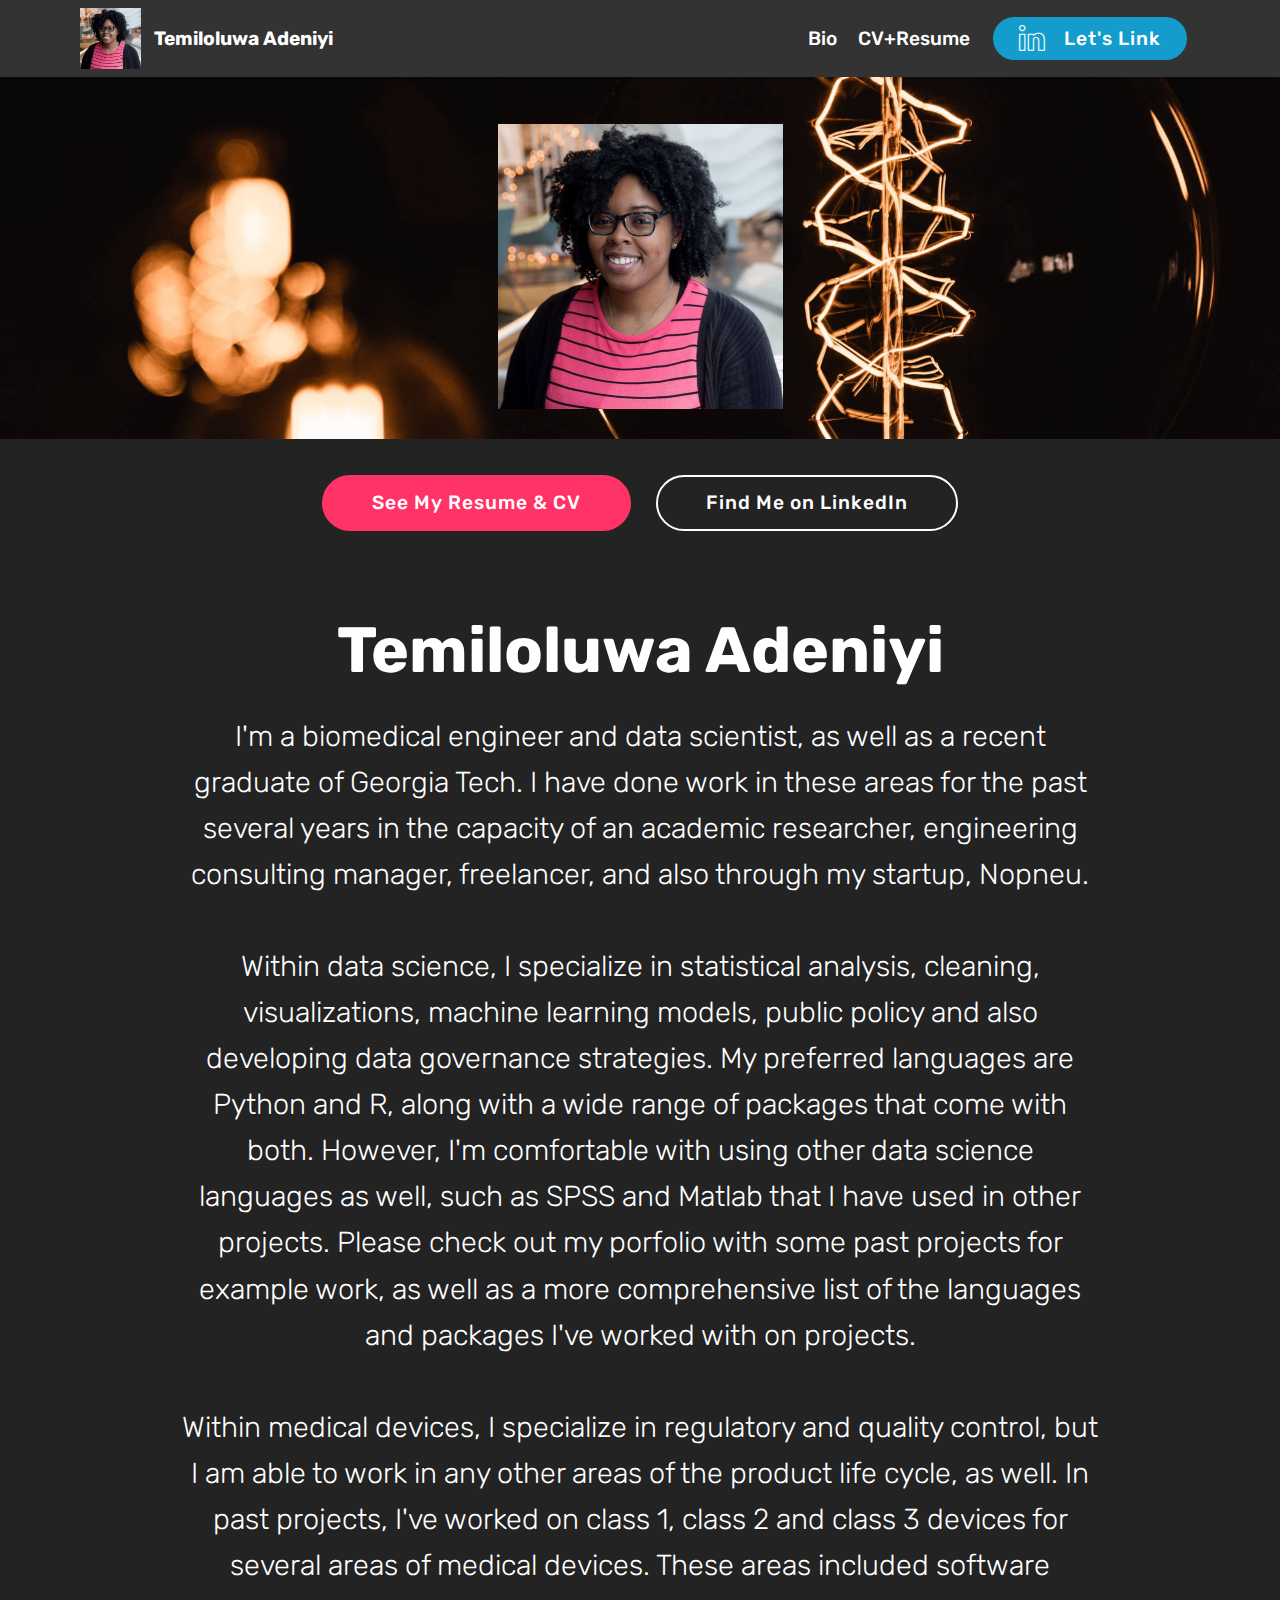
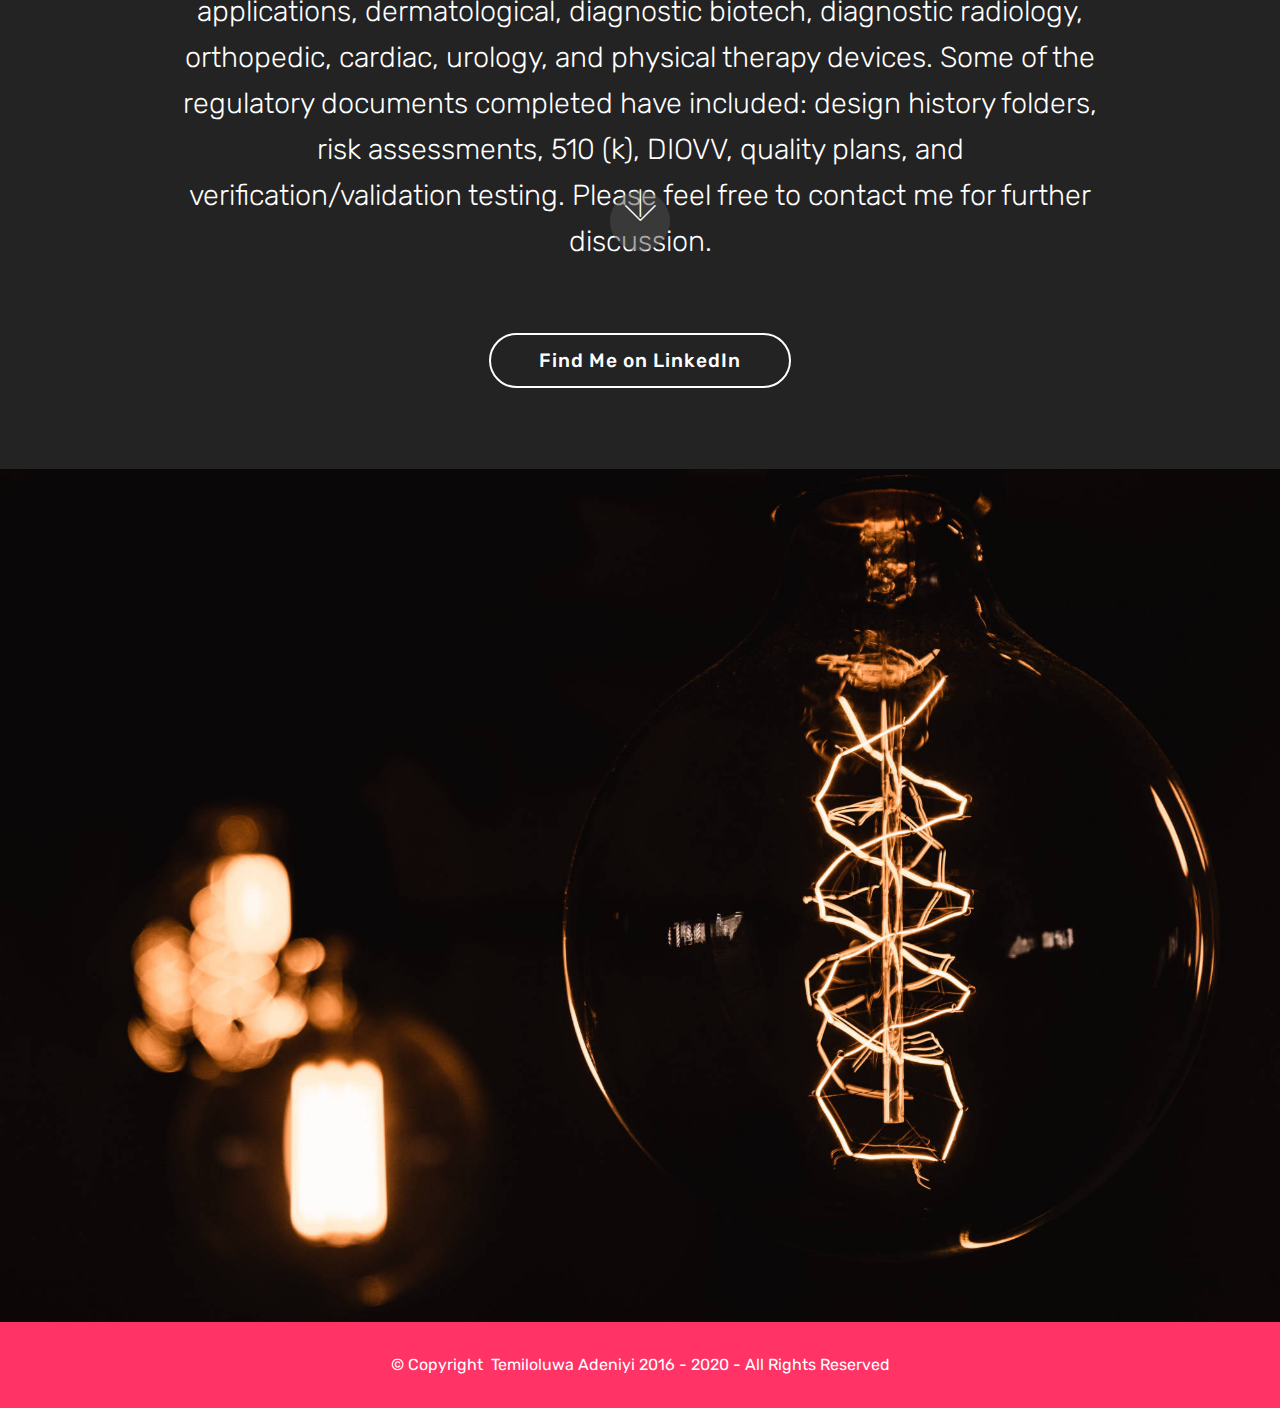
<file: index.html>
<!DOCTYPE html>
<html  >
<head>
  <!-- Site made with Mobirise Website Builder v4.9.7, https://mobirise.com -->
  <meta charset="UTF-8">
  <meta http-equiv="X-UA-Compatible" content="IE=edge">
  <meta name="generator" content="Mobirise v4.9.7, mobirise.com">
  <meta name="viewport" content="width=device-width, initial-scale=1, minimum-scale=1">
  <link rel="shortcut icon" href="assets/images/meevephototemiloluwaadeniyi-128x128.png" type="image/x-icon">
  <meta name="description" content="">
  
  <title>Home</title>
  <link rel="stylesheet" href="assets/web/assets/mobirise-icons/mobirise-icons.css">
  <link rel="stylesheet" href="assets/icon54/style.css">
  <link rel="stylesheet" href="assets/tether/tether.min.css">
  <link rel="stylesheet" href="assets/bootstrap/css/bootstrap.min.css">
  <link rel="stylesheet" href="assets/bootstrap/css/bootstrap-grid.min.css">
  <link rel="stylesheet" href="assets/bootstrap/css/bootstrap-reboot.min.css">
  <link rel="stylesheet" href="assets/soundcloud-plugin/style.css">
  <link rel="stylesheet" href="assets/gdpr-plugin/gdpr-styles.css">
  <link rel="stylesheet" href="assets/dropdown/css/style.css">
  <link rel="stylesheet" href="assets/theme/css/style.css">
  <link rel="stylesheet" href="assets/mobirise/css/mbr-additional.css" type="text/css">
  
  
  
</head>
<body>
  <section class="menu cid-rxiYW2rF7Y" once="menu" id="menu1-m">

    

    <nav class="navbar navbar-expand beta-menu navbar-dropdown align-items-center navbar-fixed-top navbar-toggleable-sm">
        <button class="navbar-toggler navbar-toggler-right" type="button" data-toggle="collapse" data-target="#navbarSupportedContent" aria-controls="navbarSupportedContent" aria-expanded="false" aria-label="Toggle navigation">
            <div class="hamburger">
                <span></span>
                <span></span>
                <span></span>
                <span></span>
            </div>
        </button>
        <div class="menu-logo">
            <div class="navbar-brand">
                <span class="navbar-logo">
                    <a href="#top">
                         <img src="assets/images/meevephototemiloluwaadeniyi-853x853.jpg" alt="Mobirise" title="" style="height: 3.8rem;">
                    </a>
                </span>
                <span class="navbar-caption-wrap"><a class="navbar-caption text-white display-4" href="#top">
                        Temiloluwa Adeniyi</a></span>
            </div>
        </div>
        <div class="collapse navbar-collapse" id="navbarSupportedContent">
            <ul class="navbar-nav nav-dropdown" data-app-modern-menu="true"><li class="nav-item">
                    <a class="nav-link link text-white display-4" href="index.html#header2-g">
                        
                        Bio</a>
                </li>
                <li class="nav-item">
                    <a class="nav-link link text-white display-4" href="page2.html#header16-p" target="_blank">CV+Resume</a>
                </li></ul>
            <div class="navbar-buttons mbr-section-btn"><a class="btn btn-sm btn-primary display-4" href="https://www.linkedin.com/in/temiloluwaadeniyi/" target="_blank"><span class="icon54-v1-linkedin mbr-iconfont mbr-iconfont-btn"></span>&nbsp; Let's Link</a></div>
        </div>
    </nav>
</section>

<section class="engine"><a href="https://mobirise.info/e">make a site</a></section><section class="header4 cid-rj57amWvG8" id="header4-f">

    

    

    <div class="container">
        <div class="row justify-content-md-center">
            <div class="media-content col-md-10">
                
                
                <div class="mbr-text align-center mbr-white pb-3">
                    
                </div>
                
            </div>
            <div class="mbr-figure pt-5">
                <img src="assets/images/temiloluwa-adeniyi-headshot-meeve-interview-570x570.jpg" alt="Mobirise" title="" style="width: 25%;">
            </div>
        </div>
    </div>
</section>

<section class="cid-rj5fI4RrTm" id="header2-g">

    

    

    <div class="container align-center">
        <div class="row justify-content-md-center">
            <div class="mbr-white col-md-10">
                
                
                
                <div class="mbr-section-btn"><a class="btn btn-md btn-secondary display-4" href="page2.html#header16-p">See My Resume &amp; CV</a> <a class="btn btn-md btn-white-outline display-4" href="https://www.linkedin.com/in/temiloluwaadeniyi/" target="_blank">Find Me on LinkedIn</a></div>
            </div>
        </div>
    </div>
    
</section>

<section class="cid-rj5k3Q1NMg" id="header2-h">

    

    

    <div class="container align-center">
        <div class="row justify-content-md-center">
            <div class="mbr-white col-md-10">
                <h1 class="mbr-section-title mbr-bold pb-3 mbr-fonts-style display-1">Temiloluwa Adeniyi</h1>
                
                <p class="mbr-text pb-3 mbr-fonts-style display-2">I'm a biomedical engineer and data scientist, as well as a recent graduate of Georgia Tech. I have done work in these areas for the past several years in the capacity of an academic researcher, engineering consulting manager, freelancer, and also through my startup, Nopneu.
<br>
<br>Within data science, I specialize in statistical analysis, cleaning, visualizations, machine learning models, public policy and also developing data governance strategies. My preferred languages are Python and R, along with a wide range of packages that come with both. However, I'm comfortable with using other data science languages as well, such as SPSS and Matlab that I have used in other projects. Please check out my porfolio with some past projects for example work, as well as a more comprehensive list of the languages and packages I've worked with on projects.<br>
<br>Within medical devices,  I specialize in regulatory and quality control, but I am able to work in any other areas of the product life cycle, as well. In past projects, I've worked on class 1, class 2 and class 3 devices for several areas of medical devices. These areas included software applications, dermatological, diagnostic biotech, diagnostic radiology, orthopedic, cardiac, urology, and physical therapy devices. Some of the regulatory documents completed have included: design history folders, risk assessments, 510 (k), DIOVV, quality plans, and verification/validation testing. Please feel free to contact me for further discussion.<br></p>
                
            </div>
        </div>
    </div>
    <div class="mbr-arrow hidden-sm-down" aria-hidden="true">
        <a href="#next">
            <i class="mbri-down mbr-iconfont"></i>
        </a>
    </div>
</section>

<section class="cid-rxj0jCdCRH" id="header2-n">

    

    

    <div class="container align-center">
        <div class="row justify-content-md-center">
            <div class="mbr-white col-md-10">
                
                
                
                <div class="mbr-section-btn"><a class="btn btn-md btn-white-outline display-4" href="https://www.linkedin.com/in/temiloluwaadeniyi/" target="_blank">Find Me on LinkedIn</a></div>
            </div>
        </div>
    </div>
    
</section>

<section class="cid-rxiXfu1QEa" id="image2-j">

    

    <figure class="mbr-figure">
        <div class="image-block" style="width: 100%;">
            <img src="assets/images/martin-adams-701400-unsplash-2000x1333.jpg" alt="Mobirise" title="">
            
        </div>
    </figure>
</section>

<section once="" class="cid-reGDtGdE5s" id="footer6-a">

    

    

    <div class="container">
        <div class="media-container-row align-center mbr-white">
            <div class="col-12">
                <p class="mbr-text mb-0 mbr-fonts-style display-7">
                    © Copyright &nbsp;Temiloluwa Adeniyi 2016 - 2020 - All Rights Reserved
                </p>
            </div>
        </div>
    </div>
</section>


  <script src="assets/web/assets/jquery/jquery.min.js"></script>
  <script src="assets/tether/tether.min.js"></script>
  <script src="assets/popper/popper.min.js"></script>
  <script src="assets/bootstrap/js/bootstrap.min.js"></script>
  <script src="assets/smoothscroll/smooth-scroll.js"></script>
  <script src="assets/dropdown/js/script.min.js"></script>
  <script src="assets/touchswipe/jquery.touch-swipe.min.js"></script>
  <script src="assets/theme/js/script.js"></script>
  
  
</body>
</html>
</file>
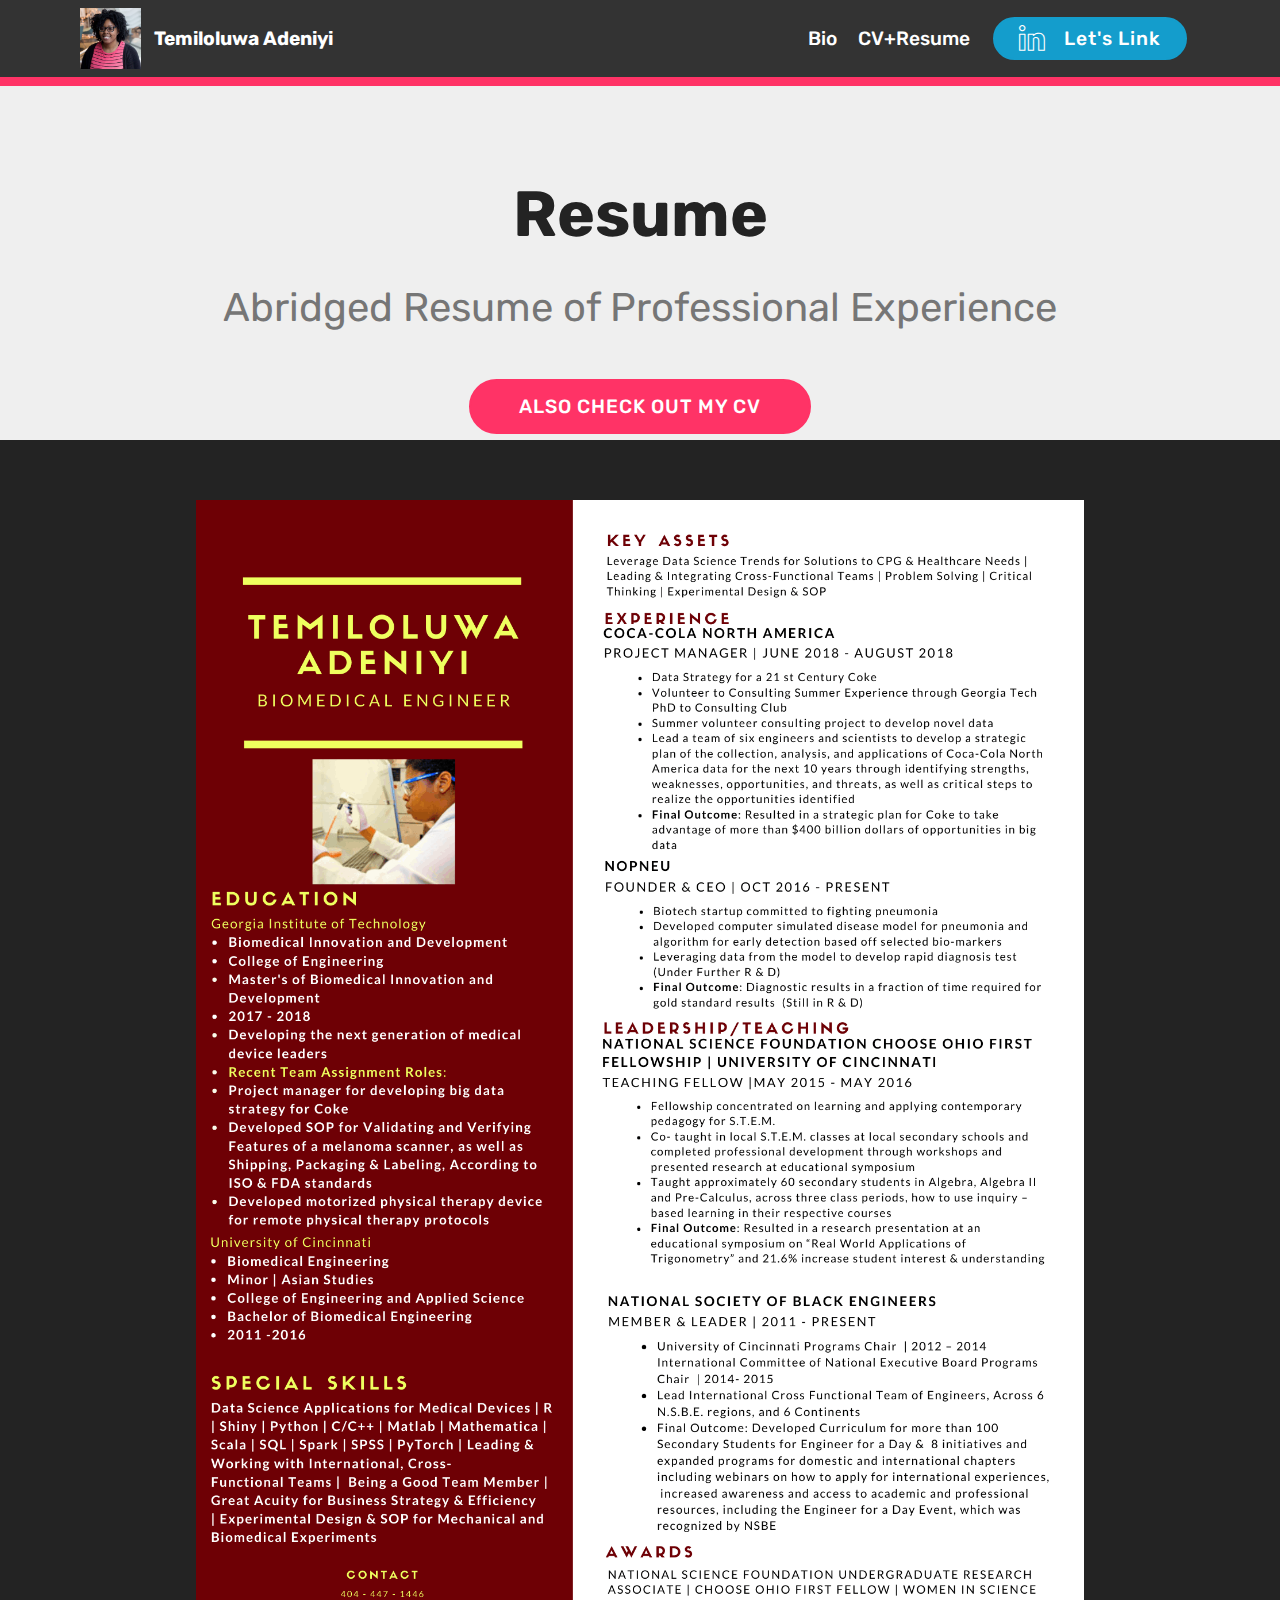
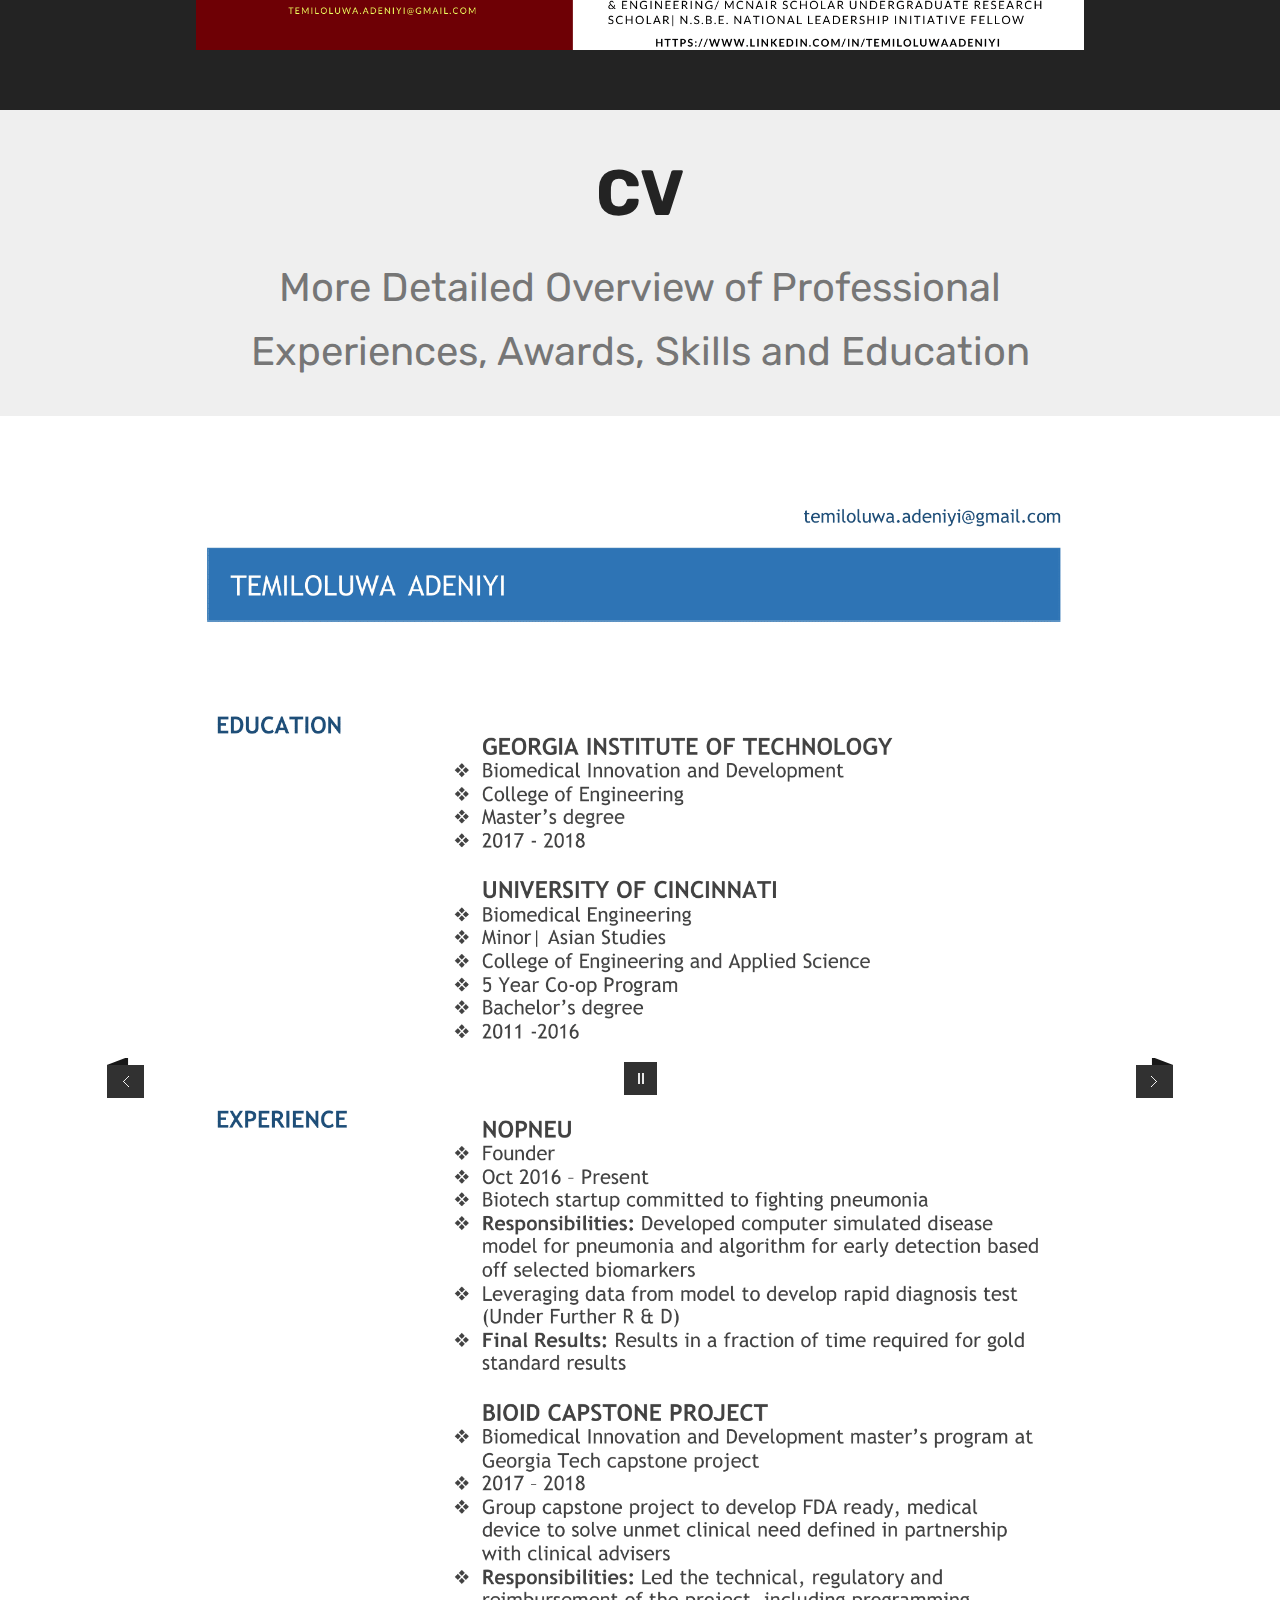
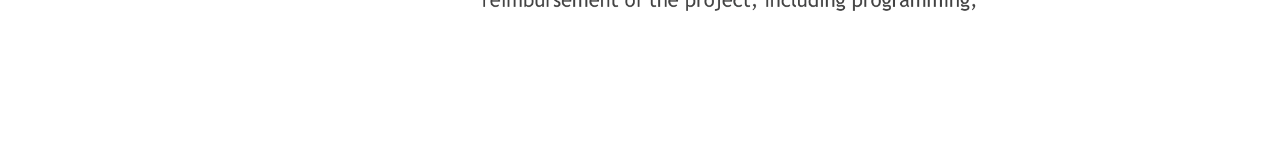
<file: page2.html>
<!DOCTYPE html>
<html  >
<head>
  <!-- Site made with Mobirise Website Builder v4.9.7, https://mobirise.com -->
  <meta charset="UTF-8">
  <meta http-equiv="X-UA-Compatible" content="IE=edge">
  <meta name="generator" content="Mobirise v4.9.7, mobirise.com">
  <meta name="viewport" content="width=device-width, initial-scale=1, minimum-scale=1">
  <link rel="shortcut icon" href="assets/images/meevephototemiloluwaadeniyi-128x128.png" type="image/x-icon">
  <meta name="description" content="Site Creator Description">
  
  <title>Resume & CV</title>
  <link rel="stylesheet" href="assets/icon54/style.css">
  <link rel="stylesheet" href="assets/tether/tether.min.css">
  <link rel="stylesheet" href="assets/soundcloud-plugin/style.css">
  <link rel="stylesheet" href="assets/bootstrap/css/bootstrap.min.css">
  <link rel="stylesheet" href="assets/bootstrap/css/bootstrap-grid.min.css">
  <link rel="stylesheet" href="assets/bootstrap/css/bootstrap-reboot.min.css">
  <link rel="stylesheet" href="assets/gdpr-plugin/gdpr-styles.css">
  <link rel="stylesheet" href="assets/dropdown/css/style.css">
  <link rel="stylesheet" href="assets/theme/css/style.css">
  <link rel="stylesheet" href="assets/wowslider-init/style.css">
  <link rel="stylesheet" href="assets/mobirise/css/mbr-additional.css" type="text/css">
  
  
  
<link rel="stylesheet" href = "assets/wowslider-init/box/style.css"></link></head>
<body>
  <section class="menu cid-rxiYW2rF7Y" once="menu" id="menu1-r">

    

    <nav class="navbar navbar-expand beta-menu navbar-dropdown align-items-center navbar-fixed-top navbar-toggleable-sm">
        <button class="navbar-toggler navbar-toggler-right" type="button" data-toggle="collapse" data-target="#navbarSupportedContent" aria-controls="navbarSupportedContent" aria-expanded="false" aria-label="Toggle navigation">
            <div class="hamburger">
                <span></span>
                <span></span>
                <span></span>
                <span></span>
            </div>
        </button>
        <div class="menu-logo">
            <div class="navbar-brand">
                <span class="navbar-logo">
                    <a href="#top">
                         <img src="assets/images/meevephototemiloluwaadeniyi-853x853.jpg" alt="Mobirise" title="" style="height: 3.8rem;">
                    </a>
                </span>
                <span class="navbar-caption-wrap"><a class="navbar-caption text-white display-4" href="#top">
                        Temiloluwa Adeniyi</a></span>
            </div>
        </div>
        <div class="collapse navbar-collapse" id="navbarSupportedContent">
            <ul class="navbar-nav nav-dropdown" data-app-modern-menu="true"><li class="nav-item">
                    <a class="nav-link link text-white display-4" href="index.html#header2-g">
                        
                        Bio</a>
                </li>
                <li class="nav-item">
                    <a class="nav-link link text-white display-4" href="page2.html#header16-p" target="_blank">CV+Resume</a>
                </li></ul>
            <div class="navbar-buttons mbr-section-btn"><a class="btn btn-sm btn-primary display-4" href="https://www.linkedin.com/in/temiloluwaadeniyi/" target="_blank"><span class="icon54-v1-linkedin mbr-iconfont mbr-iconfont-btn"></span>&nbsp; Let's Link</a></div>
        </div>
    </nav>
</section>

<section class="engine"><a href="https://mobirise.info/r">free bootstrap templates</a></section><section once="" class="cid-reGDtGdE5s" id="footer6-s">

    

    

    <div class="container">
        <div class="media-container-row align-center mbr-white">
            <div class="col-12">
                <p class="mbr-text mb-0 mbr-fonts-style display-7">
                    © Copyright &nbsp;Temiloluwa Adeniyi 2016 - 2020 - All Rights Reserved
                </p>
            </div>
        </div>
    </div>
</section>

<section class="header1 cid-sag4d1vFKN" id="header16-p">

    

    

    <div class="container">
        <div class="row justify-content-md-center">
            <div class="col-md-10 align-center">
                <h1 class="mbr-section-title mbr-bold pb-3 mbr-fonts-style display-1">Resume</h1>
                
                <p class="mbr-text pb-3 mbr-fonts-style display-5">Abridged Resume of Professional Experience</p>
                <div class="mbr-section-btn"><a class="btn btn-md btn-secondary display-4" href="page2.html#header16-s">ALSO CHECK OUT MY CV</a></div>
            </div>
        </div>
    </div>

</section>

<section class="cid-sag7L5Z3rc" id="image3-r">

    

    <figure class="mbr-figure container">
            <div class="image-block" style="width: 80%;">
                <img src="assets/images/temiloluwa-adeniyi-abridged-resume-corrected-1545x2000.png" width="1400" alt="Mobirise" title="">
                
            </div>
    </figure>
</section>

<section class="header1 cid-sag8Gf7SNR" id="header16-s">

    

    

    <div class="container">
        <div class="row justify-content-md-center">
            <div class="col-md-10 align-center">
                <h1 class="mbr-section-title mbr-bold pb-3 mbr-fonts-style display-1">CV</h1>
                
                <p class="mbr-text pb-3 mbr-fonts-style display-5">More Detailed Overview of Professional Experiences, Awards, Skills and Education</p>
                
            </div>
        </div>
    </div>

</section>

<section class="mbr-wowslider-container mbr-section mbr-section__container carousel slide mbr-section-nopadding mbr-wowslider-container--box" data-ride="carousel" data-keyboard="false" data-wrap="true" data-interval="false" id="wowslider-s" data-rv-view="51" style="background-color: rgb(255, 255, 255);">
    <div class="mbr-wowslider">
        <div class="ws_images">
            <ul>
                <li>
                    
                    <img src="assets/images/temiloluwa-adeniyi-cv-aug-2020.docx-1-1700x2200.png" alt="title 2" title="title 2"> text 2
                </li><li>
                    
                    <img src="assets/images/temiloluwa-adeniyi-cv-aug-2020.docx-2-1700x2200.png" alt="title 2" title="title 2"> text 2
                </li><li>
                    
                    <img src="assets/images/temiloluwa-adeniyi-cv-aug-2020.docx-3-1700x2200.png" alt="title 2" title="title 2"> text 2
                </li><li>
                    
                    <img src="assets/images/temiloluwa-adeniyi-cv-aug-2020.docx-4-1700x2200.png" alt="title 2" title="title 2"> text 2
                </li><li>
                    
                    <img src="assets/images/temiloluwa-adeniyi-cv-aug-2020.docx-5-1700x2200.png" alt="title 2" title="title 2"> text 2
                </li><li>
                    
                    <img src="assets/images/temiloluwa-adeniyi-cv-aug-2020.docx-6-1700x2200.png" alt="title 2" title="title 2"> text 2
                </li><li>
                    
                    <img src="assets/images/temiloluwa-adeniyi-cv-aug-2020.docx-7-1700x2200.png" alt="title 2" title="title 2"> text 2
                </li><li>
                    
                    <img src="assets/images/temiloluwa-adeniyi-cv-aug-2020.docx-8-1700x2200.png" alt="title 2" title="title 2"> text 2
                </li><li>
                    
                    <img src="assets/images/temiloluwa-adeniyi-cv-aug-2020.docx-9-1700x2200.png" alt="title 2" title="title 2"> text 2
                </li><li>
                    
                    <img src="assets/images/temiloluwa-adeniyi-cv-aug-2020.docx-10-1700x2200.png" alt="title 2" title="title 2"> text 2
                </li><li>
                    
                    <img src="assets/images/temiloluwa-adeniyi-cv-aug-2020.docx-11-1700x2200.png" alt="title 2" title="title 2"> text 2
                </li>
            </ul>
        </div>
        <div class="ws_bullets">
            <div>
                <a href="#" title="">
                    <span><img alt="slide1" src="assets/images/tooltip2.jpg"></span>
                </a><a href="#" title="">
                    <span><img alt="slide1" src="assets/images/tooltip2.jpg"></span>
                </a><a href="#" title="">
                    <span><img alt="slide1" src="assets/images/tooltip2.jpg"></span>
                </a><a href="#" title="">
                    <span><img alt="slide1" src="assets/images/tooltip2.jpg"></span>
                </a><a href="#" title="">
                    <span><img alt="slide1" src="assets/images/tooltip2.jpg"></span>
                </a><a href="#" title="">
                    <span><img alt="slide1" src="assets/images/tooltip2.jpg"></span>
                </a><a href="#" title="">
                    <span><img alt="slide1" src="assets/images/tooltip2.jpg"></span>
                </a><a href="#" title="">
                    <span><img alt="slide1" src="assets/images/tooltip2.jpg"></span>
                </a><a href="#" title="">
                    <span><img alt="slide1" src="assets/images/tooltip2.jpg"></span>
                </a><a href="#" title="">
                    <span><img alt="slide1" src="assets/images/tooltip2.jpg"></span>
                </a><a href="#" title="">
                    <span><img alt="slide1" src="assets/images/tooltip2.jpg"></span>
                </a>
            </div>
        </div>
        <div class="ws_shadow"></div>
        <div class="mbr-wowslider-options">
            <div class="params" data-paddingbottom="0" data-anim-type="stack" data-theme="box" data-autoplay="true" data-paddingtop="0" data-fullscreen="true" data-showbullets="false" data-timeout="2" data-duration="2" data-height="576" data-width="1024" data-responsive="1" data-showcaptions="false" data-captionseffect="slide" data-hidecontrols="false"></div>
        </div>
</div></section>


  <script src="assets/web/assets/jquery/jquery.min.js"></script>
  <script src="assets/popper/popper.min.js"></script>
  <script src="assets/tether/tether.min.js"></script>
  <script src="assets/bootstrap/js/bootstrap.min.js"></script>
  <script src="assets/wowslider-plugin/wowslider.js"></script>
  <script src="assets/smoothscroll/smooth-scroll.js"></script>
  <script src="assets/touchswipe/jquery.touch-swipe.min.js"></script>
  <script src="assets/dropdown/js/script.min.js"></script>
  <script src="assets/theme/js/script.js"></script>
  <script src="assets/wowslider-effect/effects.js"></script>
  <script src="assets/wowslider-init/script.js"></script>
  
  
</body>
</html>
</file>
<file: assets/web/assets/mobirise-icons/mobirise-icons.css>
@font-face {
  font-family: 'MobiriseIcons';
  src:  url('mobirise-icons.eot?spat4u');
  src:  url('mobirise-icons.eot?spat4u#iefix') format('embedded-opentype'),
    url('mobirise-icons.ttf?spat4u') format('truetype'),
    url('mobirise-icons.woff?spat4u') format('woff'),
    url('mobirise-icons.svg?spat4u#MobiriseIcons') format('svg');
  font-weight: normal;
  font-style: normal;
}

[class^="mbri-"], [class*=" mbri-"] {
  /* use !important to prevent issues with browser extensions that change fonts */
  font-family: MobiriseIcons !important;
  speak: none;
  font-style: normal;
  font-weight: normal;
  font-variant: normal;
  text-transform: none;
  line-height: 1;

  /* Better Font Rendering =========== */
  -webkit-font-smoothing: antialiased;
  -moz-osx-font-smoothing: grayscale;
}

.mbri-add-submenu:before {
  content: "\e900";
}
.mbri-alert:before {
  content: "\e901";
}
.mbri-align-center:before {
  content: "\e902";
}
.mbri-align-justify:before {
  content: "\e903";
}
.mbri-align-left:before {
  content: "\e904";
}
.mbri-align-right:before {
  content: "\e905";
}
.mbri-android:before {
  content: "\e906";
}
.mbri-apple:before {
  content: "\e907";
}
.mbri-arrow-down:before {
  content: "\e908";
}
.mbri-arrow-next:before {
  content: "\e909";
}
.mbri-arrow-prev:before {
  content: "\e90a";
}
.mbri-arrow-up:before {
  content: "\e90b";
}
.mbri-bold:before {
  content: "\e90c";
}
.mbri-bookmark:before {
  content: "\e90d";
}
.mbri-bootstrap:before {
  content: "\e90e";
}
.mbri-briefcase:before {
  content: "\e90f";
}
.mbri-browse:before {
  content: "\e910";
}
.mbri-bulleted-list:before {
  content: "\e911";
}
.mbri-calendar:before {
  content: "\e912";
}
.mbri-camera:before {
  content: "\e913";
}
.mbri-cart-add:before {
  content: "\e914";
}
.mbri-cart-full:before {
  content: "\e915";
}
.mbri-cash:before {
  content: "\e916";
}
.mbri-change-style:before {
  content: "\e917";
}
.mbri-chat:before {
  content: "\e918";
}
.mbri-clock:before {
  content: "\e919";
}
.mbri-close:before {
  content: "\e91a";
}
.mbri-cloud:before {
  content: "\e91b";
}
.mbri-code:before {
  content: "\e91c";
}
.mbri-contact-form:before {
  content: "\e91d";
}
.mbri-credit-card:before {
  content: "\e91e";
}
.mbri-cursor-click:before {
  content: "\e91f";
}
.mbri-cust-feedback:before {
  content: "\e920";
}
.mbri-database:before {
  content: "\e921";
}
.mbri-delivery:before {
  content: "\e922";
}
.mbri-desktop:before {
  content: "\e923";
}
.mbri-devices:before {
  content: "\e924";
}
.mbri-down:before {
  content: "\e925";
}
.mbri-download:before {
  content: "\e989";
}
.mbri-drag-n-drop:before {
  content: "\e927";
}
.mbri-drag-n-drop2:before {
  content: "\e928";
}
.mbri-edit:before {
  content: "\e929";
}
.mbri-edit2:before {
  content: "\e92a";
}
.mbri-error:before {
  content: "\e92b";
}
.mbri-extension:before {
  content: "\e92c";
}
.mbri-features:before {
  content: "\e92d";
}
.mbri-file:before {
  content: "\e92e";
}
.mbri-flag:before {
  content: "\e92f";
}
.mbri-folder:before {
  content: "\e930";
}
.mbri-gift:before {
  content: "\e931";
}
.mbri-github:before {
  content: "\e932";
}
.mbri-globe:before {
  content: "\e933";
}
.mbri-globe-2:before {
  content: "\e934";
}
.mbri-growing-chart:before {
  content: "\e935";
}
.mbri-hearth:before {
  content: "\e936";
}
.mbri-help:before {
  content: "\e937";
}
.mbri-home:before {
  content: "\e938";
}
.mbri-hot-cup:before {
  content: "\e939";
}
.mbri-idea:before {
  content: "\e93a";
}
.mbri-image-gallery:before {
  content: "\e93b";
}
.mbri-image-slider:before {
  content: "\e93c";
}
.mbri-info:before {
  content: "\e93d";
}
.mbri-italic:before {
  content: "\e93e";
}
.mbri-key:before {
  content: "\e93f";
}
.mbri-laptop:before {
  content: "\e940";
}
.mbri-layers:before {
  content: "\e941";
}
.mbri-left-right:before {
  content: "\e942";
}
.mbri-left:before {
  content: "\e943";
}
.mbri-letter:before {
  content: "\e944";
}
.mbri-like:before {
  content: "\e945";
}
.mbri-link:before {
  content: "\e946";
}
.mbri-lock:before {
  content: "\e947";
}
.mbri-login:before {
  content: "\e948";
}
.mbri-logout:before {
  content: "\e949";
}
.mbri-magic-stick:before {
  content: "\e94a";
}
.mbri-map-pin:before {
  content: "\e94b";
}
.mbri-menu:before {
  content: "\e94c";
}
.mbri-mobile:before {
  content: "\e94d";
}
.mbri-mobile2:before {
  content: "\e94e";
}
.mbri-mobirise:before {
  content: "\e94f";
}
.mbri-more-horizontal:before {
  content: "\e950";
}
.mbri-more-vertical:before {
  content: "\e951";
}
.mbri-music:before {
  content: "\e952";
}
.mbri-new-file:before {
  content: "\e953";
}
.mbri-numbered-list:before {
  content: "\e954";
}
.mbri-opened-folder:before {
  content: "\e955";
}
.mbri-pages:before {
  content: "\e956";
}
.mbri-paper-plane:before {
  content: "\e957";
}
.mbri-paperclip:before {
  content: "\e958";
}
.mbri-photo:before {
  content: "\e959";
}
.mbri-photos:before {
  content: "\e95a";
}
.mbri-pin:before {
  content: "\e95b";
}
.mbri-play:before {
  content: "\e95c";
}
.mbri-plus:before {
  content: "\e95d";
}
.mbri-preview:before {
  content: "\e95e";
}
.mbri-print:before {
  content: "\e95f";
}
.mbri-protect:before {
  content: "\e960";
}
.mbri-question:before {
  content: "\e961";
}
.mbri-quote-left:before {
  content: "\e962";
}
.mbri-quote-right:before {
  content: "\e963";
}
.mbri-refresh:before {
  content: "\e964";
}
.mbri-responsive:before {
  content: "\e965";
}
.mbri-right:before {
  content: "\e966";
}
.mbri-rocket:before {
  content: "\e967";
}
.mbri-sad-face:before {
  content: "\e968";
}
.mbri-sale:before {
  content: "\e969";
}
.mbri-save:before {
  content: "\e96a";
}
.mbri-search:before {
  content: "\e96b";
}
.mbri-setting:before {
  content: "\e96c";
}
.mbri-setting2:before {
  content: "\e96d";
}
.mbri-setting3:before {
  content: "\e96e";
}
.mbri-share:before {
  content: "\e96f";
}
.mbri-shopping-bag:before {
  content: "\e970";
}
.mbri-shopping-basket:before {
  content: "\e971";
}
.mbri-shopping-cart:before {
  content: "\e972";
}
.mbri-sites:before {
  content: "\e973";
}
.mbri-smile-face:before {
  content: "\e974";
}
.mbri-speed:before {
  content: "\e975";
}
.mbri-star:before {
  content: "\e976";
}
.mbri-success:before {
  content: "\e977";
}
.mbri-sun:before {
  content: "\e978";
}
.mbri-sun2:before {
  content: "\e979";
}
.mbri-tablet:before {
  content: "\e97a";
}
.mbri-tablet-vertical:before {
  content: "\e97b";
}
.mbri-target:before {
  content: "\e97c";
}
.mbri-timer:before {
  content: "\e97d";
}
.mbri-to-ftp:before {
  content: "\e97e";
}
.mbri-to-local-drive:before {
  content: "\e97f";
}
.mbri-touch-swipe:before {
  content: "\e980";
}
.mbri-touch:before {
  content: "\e981";
}
.mbri-trash:before {
  content: "\e982";
}
.mbri-underline:before {
  content: "\e983";
}
.mbri-unlink:before {
  content: "\e984";
}
.mbri-unlock:before {
  content: "\e985";
}
.mbri-up-down:before {
  content: "\e986";
}
.mbri-up:before {
  content: "\e987";
}
.mbri-update:before {
  content: "\e988";
}
.mbri-upload:before {
 content: "\e926"; 
}
.mbri-user:before {
  content: "\e98a";
}
.mbri-user2:before {
  content: "\e98b";
}
.mbri-users:before {
  content: "\e98c";
}
.mbri-video:before {
  content: "\e98d";
}
.mbri-video-play:before {
  content: "\e98e";
}
.mbri-watch:before {
  content: "\e98f";
}
.mbri-website-theme:before {
  content: "\e990";
}
.mbri-wifi:before {
  content: "\e991";
}
.mbri-windows:before {
  content: "\e992";
}
.mbri-zoom-out:before {
  content: "\e993";
}
.mbri-redo:before {
  content: "\e994";
}
.mbri-undo:before {
  content: "\e995";
}
</file>
<file: assets/icon54/style.css>
@font-face {
    font-family: 'icon54';
    src: url('fonts/icon54.eot?uf6sbu');
    src: url('fonts/icon54.eot?uf6sbu#iefix') format('embedded-opentype'),
        url('fonts/icon54.ttf?uf6sbu') format('truetype'),
        url('fonts/icon54.woff?uf6sbu') format('woff'),
        url('fonts/icon54.svg?uf6sbu#icon54') format('svg');
    font-weight: normal;
    font-style: normal;
}

[class^='icon54-v1-'],
[class*=' icon54-v1-'] {
    /* use !important to prevent issues with browser extensions that change fonts */
    font-family: 'icon54' !important;
    speak: none;
    font-style: normal;
    font-weight: normal;
    font-variant: normal;
    text-transform: none;
    line-height: 1;

    /* Better Font Rendering =========== */
    -webkit-font-smoothing: antialiased;
    -moz-osx-font-smoothing: grayscale;
}

.icon54-v1-add-bag::before {
    content: '\e900';
}
.icon54-v1-add-cart2::before {
    content: '\e901';
}
.icon54-v1-add-chat1::before {
    content: '\e902';
}
.icon54-v1-add-chat2::before {
    content: '\e903';
}
.icon54-v1-add-chat3::before {
    content: '\e904';
}
.icon54-v1-bitcoin-bag::before {
    content: '\e905';
}
.icon54-v1-bitcoin-cart::before {
    content: '\e906';
}
.icon54-v1-cart::before {
    content: '\e907';
}
.icon54-v1-char-search2::before {
    content: '\e908';
}
.icon54-v1-chat-1::before {
    content: '\e909';
}
.icon54-v1-chat-2::before {
    content: '\e90a';
}
.icon54-v1-chat-3::before {
    content: '\e90b';
}
.icon54-v1-chat-bubble1::before {
    content: '\e90c';
}
.icon54-v1-chat-bubble2::before {
    content: '\e90d';
}
.icon54-v1-chat-bubble4::before {
    content: '\e90e';
}
.icon54-v1-chat-bubble5::before {
    content: '\e90f';
}
.icon54-v1-chat-buble3::before {
    content: '\e910';
}
.icon54-v1-chat-delete1::before {
    content: '\e911';
}
.icon54-v1-chat-delete2::before {
    content: '\e912';
}
.icon54-v1-chat-delete3::before {
    content: '\e913';
}
.icon54-v1-chat-error1::before {
    content: '\e914';
}
.icon54-v1-chat-error2::before {
    content: '\e915';
}
.icon54-v1-chat-error3::before {
    content: '\e916';
}
.icon54-v1-chat-help1::before {
    content: '\e917';
}
.icon54-v1-chat-help2::before {
    content: '\e918';
}
.icon54-v1-chat-help3::before {
    content: '\e919';
}
.icon54-v1-chat-remouve1::before {
    content: '\e91a';
}
.icon54-v1-chat-remouve2::before {
    content: '\e91b';
}
.icon54-v1-chat-remouve3::before {
    content: '\e91c';
}
.icon54-v1-chat-search1::before {
    content: '\e91d';
}
.icon54-v1-chat-search3::before {
    content: '\e91e';
}
.icon54-v1-chat-settings1::before {
    content: '\e91f';
}
.icon54-v1-chat-settings2::before {
    content: '\e920';
}
.icon54-v1-chat-settings3::before {
    content: '\e921';
}
.icon54-v1-chat-user1::before {
    content: '\e922';
}
.icon54-v1-chat-user2::before {
    content: '\e923';
}
.icon54-v1-chat-user3::before {
    content: '\e924';
}
.icon54-v1-chat-user4::before {
    content: '\e925';
}
.icon54-v1-check-out::before {
    content: '\e926';
}
.icon54-v1-clear-bag::before {
    content: '\e927';
}
.icon54-v1-clear-cart2::before {
    content: '\e928';
}
.icon54-v1-conference-chat::before {
    content: '\e929';
}
.icon54-v1-conference-speach::before {
    content: '\e92a';
}
.icon54-v1-credit-card::before {
    content: '\e92b';
}
.icon54-v1-cuppon::before {
    content: '\e92c';
}
.icon54-v1-dismiss-bag::before {
    content: '\e92d';
}
.icon54-v1-dismiss-cart::before {
    content: '\e92e';
}
.icon54-v1-dismiss-chat1::before {
    content: '\e92f';
}
.icon54-v1-dismiss-chat2::before {
    content: '\e930';
}
.icon54-v1-dismiss-chat3::before {
    content: '\e931';
}
.icon54-v1-dollar-bag::before {
    content: '\e932';
}
.icon54-v1-dollar-cart::before {
    content: '\e933';
}
.icon54-v1-done-bag::before {
    content: '\e934';
}
.icon54-v1-done-cat::before {
    content: '\e935';
}
.icon54-v1-dream-bubble1::before {
    content: '\e936';
}
.icon54-v1-dream-bubble2::before {
    content: '\e937';
}
.icon54-v1-dreamimg-2::before {
    content: '\e938';
}
.icon54-v1-dreaming-1::before {
    content: '\e939';
}
.icon54-v1-euro-bag::before {
    content: '\e93a';
}
.icon54-v1-euro-cart::before {
    content: '\e93b';
}
.icon54-v1-favorite-bag::before {
    content: '\e93c';
}
.icon54-v1-favorite-cart::before {
    content: '\e93d';
}
.icon54-v1-favorite-chat1::before {
    content: '\e93e';
}
.icon54-v1-favorite-chat2::before {
    content: '\e93f';
}
.icon54-v1-favorite-chat3::before {
    content: '\e940';
}
.icon54-v1-full-cart2::before {
    content: '\e941';
}
.icon54-v1-gift-box2::before {
    content: '\e942';
}
.icon54-v1-gift-card2::before {
    content: '\e943';
}
.icon54-v1-home-bag::before {
    content: '\e944';
}
.icon54-v1-hot-offer::before {
    content: '\e945';
}
.icon54-v1-mobile-shopping1::before {
    content: '\e946';
}
.icon54-v1-mobile-shopping2::before {
    content: '\e947';
}
.icon54-v1-on-sale2::before {
    content: '\e948';
}
.icon54-v1-on-sale::before {
    content: '\e949';
}
.icon54-v1-online-shopping1::before {
    content: '\e94a';
}
.icon54-v1-online-store::before {
    content: '\e94b';
}
.icon54-v1-open-box::before {
    content: '\e94c';
}
.icon54-v1-pound-bag::before {
    content: '\e94d';
}
.icon54-v1-pound-cart::before {
    content: '\e94e';
}
.icon54-v1-remouve-bag::before {
    content: '\e94f';
}
.icon54-v1-remouve-cart2::before {
    content: '\e950';
}
.icon54-v1-rotate-2::before {
    content: '\e951';
}
.icon54-v1-search-bag::before {
    content: '\e952';
}
.icon54-v1-search-cart::before {
    content: '\e953';
}
.icon54-v1-secure-shopping3::before {
    content: '\e954';
}
.icon54-v1-secure-shopping4::before {
    content: '\e955';
}
.icon54-v1-secure-shopping5::before {
    content: '\e956';
}
.icon54-v1-share-conversation1::before {
    content: '\e957';
}
.icon54-v1-share-conversation2::before {
    content: '\e958';
}
.icon54-v1-share-conversation3::before {
    content: '\e959';
}
.icon54-v1-shipping-box::before {
    content: '\e95a';
}
.icon54-v1-shipping-scedule::before {
    content: '\e95b';
}
.icon54-v1-shipping::before {
    content: '\e95c';
}
.icon54-v1-shopping-bag::before {
    content: '\e95d';
}
.icon54-v1-video-message::before {
    content: '\e95e';
}
.icon54-v1-voice-message::before {
    content: '\e95f';
}
.icon54-v1-web-shop1::before {
    content: '\e960';
}
.icon54-v1-web-shop2::before {
    content: '\e961';
}
.icon54-v1-web-shop3::before {
    content: '\e962';
}
.icon54-v1-d-blockchart1::before {
    content: '\e963';
}
.icon54-v1-112::before {
    content: '\e964';
}
.icon54-v1-911::before {
    content: '\e965';
}
.icon54-v1-add-call::before {
    content: '\e966';
}
.icon54-v1-balloons::before {
    content: '\e967';
}
.icon54-v1-baseball-cap::before {
    content: '\e968';
}
.icon54-v1-bat-man::before {
    content: '\e969';
}
.icon54-v1-block-call::before {
    content: '\e96a';
}
.icon54-v1-block-chart1::before {
    content: '\e96b';
}
.icon54-v1-block-chart2::before {
    content: '\e96c';
}
.icon54-v1-block-chart3::before {
    content: '\e96d';
}
.icon54-v1-bluetuth-phonespeaker::before {
    content: '\e96e';
}
.icon54-v1-call-24h::before {
    content: '\e96f';
}
.icon54-v1-call-center24h::before {
    content: '\e970';
}
.icon54-v1-call-forward::before {
    content: '\e971';
}
.icon54-v1-call-made::before {
    content: '\e972';
}
.icon54-v1-call-recieved::before {
    content: '\e973';
}
.icon54-v1-call-reservation::before {
    content: '\e974';
}
.icon54-v1-clear-call::before {
    content: '\e975';
}
.icon54-v1-crain-hook::before {
    content: '\e976';
}
.icon54-v1-decreasing-chart1::before {
    content: '\e977';
}
.icon54-v1-decreasing-chart2::before {
    content: '\e978';
}
.icon54-v1-delayed-call::before {
    content: '\e979';
}
.icon54-v1-diagram-1::before {
    content: '\e97a';
}
.icon54-v1-diagram-2::before {
    content: '\e97b';
}
.icon54-v1-diagram-3::before {
    content: '\e97c';
}
.icon54-v1-diagram-4::before {
    content: '\e97d';
}
.icon54-v1-dial-pad2::before {
    content: '\e97e';
}
.icon54-v1-dot-chart1::before {
    content: '\e97f';
}
.icon54-v1-dot-chart2::before {
    content: '\e980';
}
.icon54-v1-dot-chart3::before {
    content: '\e981';
}
.icon54-v1-enter-1::before {
    content: '\e982';
}
.icon54-v1-enter-2::before {
    content: '\e983';
}
.icon54-v1-exit-1::before {
    content: '\e984';
}
.icon54-v1-exit-2::before {
    content: '\e985';
}
.icon54-v1-fax-phone::before {
    content: '\e986';
}
.icon54-v1-fragment-chart::before {
    content: '\e987';
}
.icon54-v1-hold-theline::before {
    content: '\e988';
}
.icon54-v1-id-tag::before {
    content: '\e989';
}
.icon54-v1-increasing-chart1::before {
    content: '\e98a';
}
.icon54-v1-increasing-chart2::before {
    content: '\e98b';
}
.icon54-v1-key-2::before {
    content: '\e98c';
}
.icon54-v1-key-hole1::before {
    content: '\e98d';
}
.icon54-v1-key-hole2::before {
    content: '\e98e';
}
.icon54-v1-landscape-chart::before {
    content: '\e98f';
}
.icon54-v1-line-chart1::before {
    content: '\e990';
}
.icon54-v1-line-chart2::before {
    content: '\e991';
}
.icon54-v1-line-chart3::before {
    content: '\e992';
}
.icon54-v1-lock-1::before {
    content: '\e993';
}
.icon54-v1-lock-call::before {
    content: '\e994';
}
.icon54-v1-lock-user1::before {
    content: '\e995';
}
.icon54-v1-lock-user2::before {
    content: '\e996';
}
.icon54-v1-login-form1::before {
    content: '\e997';
}
.icon54-v1-login-form2::before {
    content: '\e998';
}
.icon54-v1-marge-call::before {
    content: '\e999';
}
.icon54-v1-missed-call::before {
    content: '\e99a';
}
.icon54-v1-name-tag::before {
    content: '\e99b';
}
.icon54-v1-open-lock::before {
    content: '\e99c';
}
.icon54-v1-pause-call::before {
    content: '\e99d';
}
.icon54-v1-phone-1::before {
    content: '\e99e';
}
.icon54-v1-phone-2::before {
    content: '\e99f';
}
.icon54-v1-phone-3::before {
    content: '\e9a0';
}
.icon54-v1-phone-4::before {
    content: '\e9a1';
}
.icon54-v1-phone-book::before {
    content: '\e9a2';
}
.icon54-v1-phone-box::before {
    content: '\e9a3';
}
.icon54-v1-phone-intalk::before {
    content: '\e9a4';
}
.icon54-v1-phone-ring::before {
    content: '\e9a5';
}
.icon54-v1-phone-shopping::before {
    content: '\e9a6';
}
.icon54-v1-pie-chart1::before {
    content: '\e9a7';
}
.icon54-v1-pie-chart2::before {
    content: '\e9a8';
}
.icon54-v1-pie-chart3::before {
    content: '\e9a9';
}
.icon54-v1-pin-code::before {
    content: '\e9aa';
}
.icon54-v1-public-phone::before {
    content: '\e9ab';
}
.icon54-v1-recall::before {
    content: '\e9ac';
}
.icon54-v1-record-call::before {
    content: '\e9ad';
}
.icon54-v1-remouve-call::before {
    content: '\e9ae';
}
.icon54-v1-ring-chart1::before {
    content: '\e9af';
}
.icon54-v1-ring-chart2::before {
    content: '\e9b0';
}
.icon54-v1-signal-0::before {
    content: '\e9b1';
}
.icon54-v1-signal-1::before {
    content: '\e9b2';
}
.icon54-v1-signal-2::before {
    content: '\e9b3';
}
.icon54-v1-signal-3::before {
    content: '\e9b4';
}
.icon54-v1-signal-4::before {
    content: '\e9b5';
}
.icon54-v1-signal-5::before {
    content: '\e9b6';
}
.icon54-v1-sinus::before {
    content: '\e9b7';
}
.icon54-v1-split-call::before {
    content: '\e9b8';
}
.icon54-v1-success-chart::before {
    content: '\e9b9';
}
.icon54-v1-table-chart1::before {
    content: '\e9ba';
}
.icon54-v1-table-chart2::before {
    content: '\e9bb';
}
.icon54-v1-tangent::before {
    content: '\e9bc';
}
.icon54-v1-bedroom::before {
    content: '\e9bd';
}
.icon54-v1-fingertouch::before {
    content: '\e9be';
}
.icon54-v1-hour::before {
    content: '\e9bf';
}
.icon54-v1-bedroom2::before {
    content: '\e9c0';
}
.icon54-v1-files::before {
    content: '\e9c1';
}
.icon54-v1-fingertouch2::before {
    content: '\e9c2';
}
.icon54-v1-files2::before {
    content: '\e9c3';
}
.icon54-v1-fingertouch3::before {
    content: '\e9c4';
}
.icon54-v1-starbed::before {
    content: '\e9c5';
}
.icon54-v1-g-network::before {
    content: '\e9c6';
}
.icon54-v1-gp-doc::before {
    content: '\e9c7';
}
.icon54-v1-fingerroatate::before {
    content: '\e9c8';
}
.icon54-v1-fingertouch4::before {
    content: '\e9c9';
}
.icon54-v1-g-network2::before {
    content: '\e9ca';
}
.icon54-v1-starhotel1::before {
    content: '\e9cb';
}
.icon54-v1-starhotel2::before {
    content: '\e9cc';
}
.icon54-v1-ball::before {
    content: '\e9cd';
}
.icon54-v1-min::before {
    content: '\e9ce';
}
.icon54-v1-by7::before {
    content: '\e9cf';
}
.icon54-v1-min2::before {
    content: '\e9d0';
}
.icon54-v1-min3::before {
    content: '\e9d1';
}
.icon54-v1-abascus-calculator::before {
    content: '\e9d2';
}
.icon54-v1-accordion::before {
    content: '\e9d3';
}
.icon54-v1-acrobat-file::before {
    content: '\e9d4';
}
.icon54-v1-add-basket::before {
    content: '\e9d5';
}
.icon54-v1-add-bookmark::before {
    content: '\e9d6';
}
.icon54-v1-add-card::before {
    content: '\e9d7';
}
.icon54-v1-add-cart::before {
    content: '\e9d8';
}
.icon54-v1-add-cloud::before {
    content: '\e9d9';
}
.icon54-v1-add-doc::before {
    content: '\e9da';
}
.icon54-v1-add-file::before {
    content: '\e9db';
}
.icon54-v1-add-folder::before {
    content: '\e9dc';
}
.icon54-v1-add-location::before {
    content: '\e9dd';
}
.icon54-v1-add-mail::before {
    content: '\e9de';
}
.icon54-v1-add-wifi::before {
    content: '\e9df';
}
.icon54-v1-addon-setting::before {
    content: '\e9e0';
}
.icon54-v1-addvertise::before {
    content: '\e9e1';
}
.icon54-v1-adobe-flashplayer::before {
    content: '\e9e2';
}
.icon54-v1-adobe::before {
    content: '\e9e3';
}
.icon54-v1-aif-doc::before {
    content: '\e9e4';
}
.icon54-v1-air-conditioner2::before {
    content: '\e9e5';
}
.icon54-v1-air-conditioner::before {
    content: '\e9e6';
}
.icon54-v1-air-conditioner1::before {
    content: '\e9e7';
}
.icon54-v1-airbnb::before {
    content: '\e9e8';
}
.icon54-v1-alambic::before {
    content: '\e9e9';
}
.icon54-v1-alarm-clock1::before {
    content: '\e9ea';
}
.icon54-v1-alarm-clock2::before {
    content: '\e9eb';
}
.icon54-v1-alarm-clock3::before {
    content: '\e9ec';
}
.icon54-v1-alarm-sound::before {
    content: '\e9ed';
}
.icon54-v1-align-center::before {
    content: '\e9ee';
}
.icon54-v1-align-left::before {
    content: '\e9ef';
}
.icon54-v1-align-right::before {
    content: '\e9f0';
}
.icon54-v1-all-directions::before {
    content: '\e9f1';
}
.icon54-v1-allert-card::before {
    content: '\e9f2';
}
.icon54-v1-alligator::before {
    content: '\e9f3';
}
.icon54-v1-alphabet-list::before {
    content: '\e9f4';
}
.icon54-v1-alu-recycle::before {
    content: '\e9f5';
}
.icon54-v1-amazon::before {
    content: '\e9f6';
}
.icon54-v1-ambulance-1::before {
    content: '\e9f7';
}
.icon54-v1-ambulance::before {
    content: '\e9f8';
}
.icon54-v1-amd::before {
    content: '\e9f9';
}
.icon54-v1-amex-2::before {
    content: '\e9fa';
}
.icon54-v1-amex::before {
    content: '\e9fb';
}
.icon54-v1-amplifier-1::before {
    content: '\e9fc';
}
.icon54-v1-amplifier-2::before {
    content: '\e9fd';
}
.icon54-v1-analogue-antenna::before {
    content: '\e9fe';
}
.icon54-v1-anchor::before {
    content: '\e9ff';
}
.icon54-v1-android::before {
    content: '\ea00';
}
.icon54-v1-angel2::before {
    content: '\ea01';
}
.icon54-v1-angel::before {
    content: '\ea02';
}
.icon54-v1-angry-birds2::before {
    content: '\ea03';
}
.icon54-v1-angry-birds::before {
    content: '\ea04';
}
.icon54-v1-anonymous-1::before {
    content: '\ea05';
}
.icon54-v1-anonymous-2::before {
    content: '\ea06';
}
.icon54-v1-ant::before {
    content: '\ea07';
}
.icon54-v1-antilop::before {
    content: '\ea08';
}
.icon54-v1-app-setting::before {
    content: '\ea09';
}
.icon54-v1-apple2::before {
    content: '\ea0a';
}
.icon54-v1-apple::before {
    content: '\ea0b';
}
.icon54-v1-appstore-2::before {
    content: '\ea0c';
}
.icon54-v1-arc-phisics::before {
    content: '\ea0d';
}
.icon54-v1-arcade::before {
    content: '\ea0e';
}
.icon54-v1-archery-1::before {
    content: '\ea0f';
}
.icon54-v1-archery-2::before {
    content: '\ea10';
}
.icon54-v1-aries::before {
    content: '\ea11';
}
.icon54-v1-army-solider::before {
    content: '\ea12';
}
.icon54-v1-artboard::before {
    content: '\ea13';
}
.icon54-v1-astronaut::before {
    content: '\ea14';
}
.icon54-v1-at-symbol::before {
    content: '\ea15';
}
.icon54-v1-ati::before {
    content: '\ea16';
}
.icon54-v1-atm-1::before {
    content: '\ea17';
}
.icon54-v1-atm-2::before {
    content: '\ea18';
}
.icon54-v1-atm-3::before {
    content: '\ea19';
}
.icon54-v1-atom::before {
    content: '\ea1a';
}
.icon54-v1-atomic-reactor::before {
    content: '\ea1b';
}
.icon54-v1-attach-file::before {
    content: '\ea1c';
}
.icon54-v1-attache-mail::before {
    content: '\ea1d';
}
.icon54-v1-attacher::before {
    content: '\ea1e';
}
.icon54-v1-attention-cloud::before {
    content: '\ea1f';
}
.icon54-v1-attention1-doc::before {
    content: '\ea20';
}
.icon54-v1-attention2-doc::before {
    content: '\ea21';
}
.icon54-v1-auction::before {
    content: '\ea22';
}
.icon54-v1-auto-flash::before {
    content: '\ea23';
}
.icon54-v1-auto-gearbox::before {
    content: '\ea24';
}
.icon54-v1-aux-cabel::before {
    content: '\ea25';
}
.icon54-v1-avi-doc::before {
    content: '\ea26';
}
.icon54-v1-backward-button::before {
    content: '\ea27';
}
.icon54-v1-backward::before {
    content: '\ea28';
}
.icon54-v1-bacteria-1::before {
    content: '\ea29';
}
.icon54-v1-bacteria-4::before {
    content: '\ea2a';
}
.icon54-v1-bad-pig::before {
    content: '\ea2b';
}
.icon54-v1-badminton::before {
    content: '\ea2c';
}
.icon54-v1-bag-1::before {
    content: '\ea2d';
}
.icon54-v1-bag-2::before {
    content: '\ea2e';
}
.icon54-v1-balance-1::before {
    content: '\ea2f';
}
.icon54-v1-balance-2::before {
    content: '\ea30';
}
.icon54-v1-bald-male::before {
    content: '\ea31';
}
.icon54-v1-ball-pen::before {
    content: '\ea32';
}
.icon54-v1-baloon::before {
    content: '\ea33';
}
.icon54-v1-banana::before {
    content: '\ea34';
}
.icon54-v1-banch::before {
    content: '\ea35';
}
.icon54-v1-bank-1::before {
    content: '\ea36';
}
.icon54-v1-bank-2::before {
    content: '\ea37';
}
.icon54-v1-bank3::before {
    content: '\ea38';
}
.icon54-v1-barbeque::before {
    content: '\ea39';
}
.icon54-v1-barcode-scanner::before {
    content: '\ea3a';
}
.icon54-v1-barcode::before {
    content: '\ea3b';
}
.icon54-v1-barrow::before {
    content: '\ea3c';
}
.icon54-v1-baseball-2::before {
    content: '\ea3d';
}
.icon54-v1-baseball::before {
    content: '\ea3e';
}
.icon54-v1-basket-1::before {
    content: '\ea3f';
}
.icon54-v1-basket-2::before {
    content: '\ea40';
}
.icon54-v1-basket-ball::before {
    content: '\ea41';
}
.icon54-v1-basket::before {
    content: '\ea42';
}
.icon54-v1-bass-key::before {
    content: '\ea43';
}
.icon54-v1-bat::before {
    content: '\ea44';
}
.icon54-v1-bath-robe::before {
    content: '\ea45';
}
.icon54-v1-battery2::before {
    content: '\ea46';
}
.icon54-v1-battery-0::before {
    content: '\ea47';
}
.icon54-v1-battery-1::before {
    content: '\ea48';
}
.icon54-v1-battery-2::before {
    content: '\ea49';
}
.icon54-v1-battery-3::before {
    content: '\ea4a';
}
.icon54-v1-battery-4::before {
    content: '\ea4b';
}
.icon54-v1-battery::before {
    content: '\ea4c';
}
.icon54-v1-battrey-charge::before {
    content: '\ea4d';
}
.icon54-v1-beach-ball::before {
    content: '\ea4e';
}
.icon54-v1-beanie-hat::before {
    content: '\ea4f';
}
.icon54-v1-bear::before {
    content: '\ea50';
}
.icon54-v1-beard-man::before {
    content: '\ea51';
}
.icon54-v1-beatle::before {
    content: '\ea52';
}
.icon54-v1-beats::before {
    content: '\ea53';
}
.icon54-v1-bee::before {
    content: '\ea54';
}
.icon54-v1-beer-mug::before {
    content: '\ea55';
}
.icon54-v1-behance::before {
    content: '\ea56';
}
.icon54-v1-bell2::before {
    content: '\ea57';
}
.icon54-v1-bell::before {
    content: '\ea58';
}
.icon54-v1-bellboy::before {
    content: '\ea59';
}
.icon54-v1-bellhop::before {
    content: '\ea5a';
}
.icon54-v1-belt::before {
    content: '\ea5b';
}
.icon54-v1-benjo::before {
    content: '\ea5c';
}
.icon54-v1-bezier-1::before {
    content: '\ea5d';
}
.icon54-v1-bezier-2::before {
    content: '\ea5e';
}
.icon54-v1-big-eye::before {
    content: '\ea5f';
}
.icon54-v1-big-jack::before {
    content: '\ea60';
}
.icon54-v1-big-shopping::before {
    content: '\ea61';
}
.icon54-v1-big-smile::before {
    content: '\ea62';
}
.icon54-v1-bike-1::before {
    content: '\ea63';
}
.icon54-v1-bike-2::before {
    content: '\ea64';
}
.icon54-v1-bike-3::before {
    content: '\ea65';
}
.icon54-v1-bike::before {
    content: '\ea66';
}
.icon54-v1-bikini::before {
    content: '\ea67';
}
.icon54-v1-binders::before {
    content: '\ea68';
}
.icon54-v1-bing::before {
    content: '\ea69';
}
.icon54-v1-binocular::before {
    content: '\ea6a';
}
.icon54-v1-bio-1::before {
    content: '\ea6b';
}
.icon54-v1-bio-2::before {
    content: '\ea6c';
}
.icon54-v1-bio-ennergy::before {
    content: '\ea6d';
}
.icon54-v1-bio-gas::before {
    content: '\ea6e';
}
.icon54-v1-biohazzard::before {
    content: '\ea6f';
}
.icon54-v1-bitcoin-2::before {
    content: '\ea70';
}
.icon54-v1-bitcoin-3::before {
    content: '\ea71';
}
.icon54-v1-bitcoin-cloud::before {
    content: '\ea72';
}
.icon54-v1-bitcoin-doc::before {
    content: '\ea73';
}
.icon54-v1-black-friday::before {
    content: '\ea74';
}
.icon54-v1-blank-file::before {
    content: '\ea75';
}
.icon54-v1-blend-tool::before {
    content: '\ea76';
}
.icon54-v1-blogger::before {
    content: '\ea77';
}
.icon54-v1-blood-drop::before {
    content: '\ea78';
}
.icon54-v1-bluetuth::before {
    content: '\ea79';
}
.icon54-v1-blututh-headset::before {
    content: '\ea7a';
}
.icon54-v1-boiled-egg::before {
    content: '\ea7b';
}
.icon54-v1-bold::before {
    content: '\ea7c';
}
.icon54-v1-bomb::before {
    content: '\ea7d';
}
.icon54-v1-bomber-man::before {
    content: '\ea7e';
}
.icon54-v1-bookmark-1::before {
    content: '\ea7f';
}
.icon54-v1-bookmark-2::before {
    content: '\ea80';
}
.icon54-v1-bookmark-3::before {
    content: '\ea81';
}
.icon54-v1-bookmark-4::before {
    content: '\ea82';
}
.icon54-v1-bookmark-settings::before {
    content: '\ea83';
}
.icon54-v1-bookmark-site2::before {
    content: '\ea84';
}
.icon54-v1-bookmark-site::before {
    content: '\ea85';
}
.icon54-v1-bookmarked-file::before {
    content: '\ea86';
}
.icon54-v1-boot::before {
    content: '\ea87';
}
.icon54-v1-botcoin-1::before {
    content: '\ea88';
}
.icon54-v1-bow-tie::before {
    content: '\ea89';
}
.icon54-v1-bow::before {
    content: '\ea8a';
}
.icon54-v1-bowler-hat::before {
    content: '\ea8b';
}
.icon54-v1-bowling-ball::before {
    content: '\ea8c';
}
.icon54-v1-bowling::before {
    content: '\ea8d';
}
.icon54-v1-boxing-bag::before {
    content: '\ea8e';
}
.icon54-v1-boxing-glov::before {
    content: '\ea8f';
}
.icon54-v1-boxing-helmet::before {
    content: '\ea90';
}
.icon54-v1-boxing-ring::before {
    content: '\ea91';
}
.icon54-v1-bra::before {
    content: '\ea92';
}
.icon54-v1-brain::before {
    content: '\ea93';
}
.icon54-v1-bread::before {
    content: '\ea94';
}
.icon54-v1-breakout::before {
    content: '\ea95';
}
.icon54-v1-bridge::before {
    content: '\ea96';
}
.icon54-v1-briefcase-1::before {
    content: '\ea97';
}
.icon54-v1-briefcase-2::before {
    content: '\ea98';
}
.icon54-v1-brightness-2::before {
    content: '\ea99';
}
.icon54-v1-brightness-3::before {
    content: '\ea9a';
}
.icon54-v1-brigthness-1::before {
    content: '\ea9b';
}
.icon54-v1-broken-glas::before {
    content: '\ea9c';
}
.icon54-v1-broken-heart::before {
    content: '\ea9d';
}
.icon54-v1-broken-link::before {
    content: '\ea9e';
}
.icon54-v1-brush-1::before {
    content: '\ea9f';
}
.icon54-v1-brush-2::before {
    content: '\eaa0';
}
.icon54-v1-bucket::before {
    content: '\eaa1';
}
.icon54-v1-buddybuilding::before {
    content: '\eaa2';
}
.icon54-v1-bug-protect::before {
    content: '\eaa3';
}
.icon54-v1-bullet-list::before {
    content: '\eaa4';
}
.icon54-v1-bulleted-list::before {
    content: '\eaa5';
}
.icon54-v1-bus-1::before {
    content: '\eaa6';
}
.icon54-v1-bus-2::before {
    content: '\eaa7';
}
.icon54-v1-bus-3::before {
    content: '\eaa8';
}
.icon54-v1-busi-2::before {
    content: '\eaa9';
}
.icon54-v1-business-man::before {
    content: '\eaaa';
}
.icon54-v1-business-woman::before {
    content: '\eaab';
}
.icon54-v1-busy-1::before {
    content: '\eaac';
}
.icon54-v1-butterfly::before {
    content: '\eaad';
}
.icon54-v1-button::before {
    content: '\eaae';
}
.icon54-v1-cab::before {
    content: '\eaaf';
}
.icon54-v1-cabine-lift::before {
    content: '\eab0';
}
.icon54-v1-cactus::before {
    content: '\eab1';
}
.icon54-v1-caffe-bean::before {
    content: '\eab2';
}
.icon54-v1-caffe-mug::before {
    content: '\eab3';
}
.icon54-v1-calculator-1::before {
    content: '\eab4';
}
.icon54-v1-calculator-2::before {
    content: '\eab5';
}
.icon54-v1-calculator-3::before {
    content: '\eab6';
}
.icon54-v1-calculator-4::before {
    content: '\eab7';
}
.icon54-v1-calendar-clock::before {
    content: '\eab8';
}
.icon54-v1-calendar::before {
    content: '\eab9';
}
.icon54-v1-call::before {
    content: '\eaba';
}
.icon54-v1-camel::before {
    content: '\eabb';
}
.icon54-v1-camera-12::before {
    content: '\eabc';
}
.icon54-v1-camera-1::before {
    content: '\eabd';
}
.icon54-v1-camera-22::before {
    content: '\eabe';
}
.icon54-v1-camera-2::before {
    content: '\eabf';
}
.icon54-v1-camera-3::before {
    content: '\eac0';
}
.icon54-v1-camera-42::before {
    content: '\eac1';
}
.icon54-v1-camera-4::before {
    content: '\eac2';
}
.icon54-v1-camera-5::before {
    content: '\eac3';
}
.icon54-v1-camera-6::before {
    content: '\eac4';
}
.icon54-v1-camera-7::before {
    content: '\eac5';
}
.icon54-v1-camera-8::before {
    content: '\eac6';
}
.icon54-v1-camera-9::before {
    content: '\eac7';
}
.icon54-v1-camera-rear::before {
    content: '\eac8';
}
.icon54-v1-camera-roll::before {
    content: '\eac9';
}
.icon54-v1-camp-bag::before {
    content: '\eaca';
}
.icon54-v1-camp-fire2::before {
    content: '\eacb';
}
.icon54-v1-camp-fire::before {
    content: '\eacc';
}
.icon54-v1-camping-knief::before {
    content: '\eacd';
}
.icon54-v1-candell::before {
    content: '\eace';
}
.icon54-v1-candy-stick::before {
    content: '\eacf';
}
.icon54-v1-candy::before {
    content: '\ead0';
}
.icon54-v1-captain-america::before {
    content: '\ead1';
}
.icon54-v1-car-1::before {
    content: '\ead2';
}
.icon54-v1-car-2::before {
    content: '\ead3';
}
.icon54-v1-car-3::before {
    content: '\ead4';
}
.icon54-v1-car-airpump::before {
    content: '\ead5';
}
.icon54-v1-car-secure::before {
    content: '\ead6';
}
.icon54-v1-car-service::before {
    content: '\ead7';
}
.icon54-v1-car-wash::before {
    content: '\ead8';
}
.icon54-v1-card-pay::before {
    content: '\ead9';
}
.icon54-v1-card-validity::before {
    content: '\eada';
}
.icon54-v1-cargo-ship::before {
    content: '\eadb';
}
.icon54-v1-carnaval::before {
    content: '\eadc';
}
.icon54-v1-carrot::before {
    content: '\eadd';
}
.icon54-v1-cart-1::before {
    content: '\eade';
}
.icon54-v1-cart-2::before {
    content: '\eadf';
}
.icon54-v1-cart-done::before {
    content: '\eae0';
}
.icon54-v1-cash-pay::before {
    content: '\eae1';
}
.icon54-v1-cash-payment::before {
    content: '\eae2';
}
.icon54-v1-cassette::before {
    content: '\eae3';
}
.icon54-v1-cat::before {
    content: '\eae4';
}
.icon54-v1-cd-case::before {
    content: '\eae5';
}
.icon54-v1-cello::before {
    content: '\eae6';
}
.icon54-v1-celsius::before {
    content: '\eae7';
}
.icon54-v1-chaplin::before {
    content: '\eae8';
}
.icon54-v1-character-spacing::before {
    content: '\eae9';
}
.icon54-v1-check-file::before {
    content: '\eaea';
}
.icon54-v1-check::before {
    content: '\eaeb';
}
.icon54-v1-checkout-bitcoin1::before {
    content: '\eaec';
}
.icon54-v1-checkout-bitcoin2::before {
    content: '\eaed';
}
.icon54-v1-checkout-dollar1::before {
    content: '\eaee';
}
.icon54-v1-checkout-dollar2::before {
    content: '\eaef';
}
.icon54-v1-checkout-euro1::before {
    content: '\eaf0';
}
.icon54-v1-checkout-euro2::before {
    content: '\eaf1';
}
.icon54-v1-checkout-pound1::before {
    content: '\eaf2';
}
.icon54-v1-checout-pound2::before {
    content: '\eaf3';
}
.icon54-v1-cheese::before {
    content: '\eaf4';
}
.icon54-v1-cheetah::before {
    content: '\eaf5';
}
.icon54-v1-chef::before {
    content: '\eaf6';
}
.icon54-v1-cherry::before {
    content: '\eaf7';
}
.icon54-v1-chess::before {
    content: '\eaf8';
}
.icon54-v1-chicken-leg::before {
    content: '\eaf9';
}
.icon54-v1-chicken::before {
    content: '\eafa';
}
.icon54-v1-chilly::before {
    content: '\eafb';
}
.icon54-v1-chimney::before {
    content: '\eafc';
}
.icon54-v1-chip::before {
    content: '\eafd';
}
.icon54-v1-christmas-decoration::before {
    content: '\eafe';
}
.icon54-v1-christmas-light::before {
    content: '\eaff';
}
.icon54-v1-christmas-star::before {
    content: '\eb00';
}
.icon54-v1-christmas-tree::before {
    content: '\eb01';
}
.icon54-v1-chrome::before {
    content: '\eb02';
}
.icon54-v1-circus::before {
    content: '\eb03';
}
.icon54-v1-clear-basket::before {
    content: '\eb04';
}
.icon54-v1-clear-bookmark::before {
    content: '\eb05';
}
.icon54-v1-clear-cart::before {
    content: '\eb06';
}
.icon54-v1-clear-file::before {
    content: '\eb07';
}
.icon54-v1-clear-folder::before {
    content: '\eb08';
}
.icon54-v1-clear-format::before {
    content: '\eb09';
}
.icon54-v1-clear-formatting::before {
    content: '\eb0a';
}
.icon54-v1-clear-location::before {
    content: '\eb0b';
}
.icon54-v1-clear-network::before {
    content: '\eb0c';
}
.icon54-v1-click-1::before {
    content: '\eb0d';
}
.icon54-v1-click-2::before {
    content: '\eb0e';
}
.icon54-v1-clock-1::before {
    content: '\eb0f';
}
.icon54-v1-clock-2::before {
    content: '\eb10';
}
.icon54-v1-clone-cloud::before {
    content: '\eb11';
}
.icon54-v1-close-2::before {
    content: '\eb12';
}
.icon54-v1-closr-1::before {
    content: '\eb13';
}
.icon54-v1-cloud2::before {
    content: '\eb14';
}
.icon54-v1-cloud-download::before {
    content: '\eb15';
}
.icon54-v1-cloud-drive::before {
    content: '\eb16';
}
.icon54-v1-cloud-folder2::before {
    content: '\eb17';
}
.icon54-v1-cloud-folder::before {
    content: '\eb18';
}
.icon54-v1-cloud-help::before {
    content: '\eb19';
}
.icon54-v1-cloud-list::before {
    content: '\eb1a';
}
.icon54-v1-cloud-network::before {
    content: '\eb1b';
}
.icon54-v1-cloud-server::before {
    content: '\eb1c';
}
.icon54-v1-cloud-setting::before {
    content: '\eb1d';
}
.icon54-v1-cloud-upload::before {
    content: '\eb1e';
}
.icon54-v1-cloud::before {
    content: '\eb1f';
}
.icon54-v1-cloudy-day::before {
    content: '\eb20';
}
.icon54-v1-cloudy-fog::before {
    content: '\eb21';
}
.icon54-v1-cloudy-night::before {
    content: '\eb22';
}
.icon54-v1-cloudy::before {
    content: '\eb23';
}
.icon54-v1-clown::before {
    content: '\eb24';
}
.icon54-v1-clubs-acecard::before {
    content: '\eb25';
}
.icon54-v1-cmera-3::before {
    content: '\eb26';
}
.icon54-v1-cmyk::before {
    content: '\eb27';
}
.icon54-v1-coal-railcar::before {
    content: '\eb28';
}
.icon54-v1-coat-rank::before {
    content: '\eb29';
}
.icon54-v1-coat::before {
    content: '\eb2a';
}
.icon54-v1-coce-withglass::before {
    content: '\eb2b';
}
.icon54-v1-cockroach::before {
    content: '\eb2c';
}
.icon54-v1-coctail-glass1::before {
    content: '\eb2d';
}
.icon54-v1-coctail-glass2::before {
    content: '\eb2e';
}
.icon54-v1-coding::before {
    content: '\eb2f';
}
.icon54-v1-coffe-togo::before {
    content: '\eb30';
}
.icon54-v1-coffe::before {
    content: '\eb31';
}
.icon54-v1-coin-andcash::before {
    content: '\eb32';
}
.icon54-v1-coins-1::before {
    content: '\eb33';
}
.icon54-v1-coins-2::before {
    content: '\eb34';
}
.icon54-v1-coins-3::before {
    content: '\eb35';
}
.icon54-v1-combine-file::before {
    content: '\eb36';
}
.icon54-v1-compact-disc::before {
    content: '\eb37';
}
.icon54-v1-compas-rose::before {
    content: '\eb38';
}
.icon54-v1-compass-1::before {
    content: '\eb39';
}
.icon54-v1-compass-2::before {
    content: '\eb3a';
}
.icon54-v1-compose-mail1::before {
    content: '\eb3b';
}
.icon54-v1-compose-mail2::before {
    content: '\eb3c';
}
.icon54-v1-computer-download::before {
    content: '\eb3d';
}
.icon54-v1-computer-network1::before {
    content: '\eb3e';
}
.icon54-v1-computer-network2::before {
    content: '\eb3f';
}
.icon54-v1-computer-upload::before {
    content: '\eb40';
}
.icon54-v1-concert-lighting::before {
    content: '\eb41';
}
.icon54-v1-concrete-truck::before {
    content: '\eb42';
}
.icon54-v1-conga-1::before {
    content: '\eb43';
}
.icon54-v1-conga-2::before {
    content: '\eb44';
}
.icon54-v1-contact-book1::before {
    content: '\eb45';
}
.icon54-v1-contact-book2::before {
    content: '\eb46';
}
.icon54-v1-contact-folder::before {
    content: '\eb47';
}
.icon54-v1-contact-info::before {
    content: '\eb48';
}
.icon54-v1-container-railcar::before {
    content: '\eb49';
}
.icon54-v1-contract-1::before {
    content: '\eb4a';
}
.icon54-v1-contract-2::before {
    content: '\eb4b';
}
.icon54-v1-converse::before {
    content: '\eb4c';
}
.icon54-v1-convert-bitcoin::before {
    content: '\eb4d';
}
.icon54-v1-convert-curency::before {
    content: '\eb4e';
}
.icon54-v1-cookie-man::before {
    content: '\eb4f';
}
.icon54-v1-copy-machine::before {
    content: '\eb50';
}
.icon54-v1-corn::before {
    content: '\eb51';
}
.icon54-v1-coroflot::before {
    content: '\eb52';
}
.icon54-v1-corrector::before {
    content: '\eb53';
}
.icon54-v1-countdown-1::before {
    content: '\eb54';
}
.icon54-v1-countdown-2::before {
    content: '\eb55';
}
.icon54-v1-countdown-3::before {
    content: '\eb56';
}
.icon54-v1-countdown-4::before {
    content: '\eb57';
}
.icon54-v1-countdown-5::before {
    content: '\eb58';
}
.icon54-v1-cow::before {
    content: '\eb59';
}
.icon54-v1-crain-truck2::before {
    content: '\eb5a';
}
.icon54-v1-crain-truck::before {
    content: '\eb5b';
}
.icon54-v1-crain::before {
    content: '\eb5c';
}
.icon54-v1-credit-card1::before {
    content: '\eb5d';
}
.icon54-v1-credit-card2::before {
    content: '\eb5e';
}
.icon54-v1-credit-card3::before {
    content: '\eb5f';
}
.icon54-v1-criminal::before {
    content: '\eb60';
}
.icon54-v1-croissant::before {
    content: '\eb61';
}
.icon54-v1-cronometer::before {
    content: '\eb62';
}
.icon54-v1-crop-image::before {
    content: '\eb63';
}
.icon54-v1-crop-tool::before {
    content: '\eb64';
}
.icon54-v1-crown-1::before {
    content: '\eb65';
}
.icon54-v1-crown-2::before {
    content: '\eb66';
}
.icon54-v1-crunchyroll::before {
    content: '\eb67';
}
.icon54-v1-cry-hard::before {
    content: '\eb68';
}
.icon54-v1-cry::before {
    content: '\eb69';
}
.icon54-v1-css-3::before {
    content: '\eb6a';
}
.icon54-v1-cup-1::before {
    content: '\eb6b';
}
.icon54-v1-cup-2::before {
    content: '\eb6c';
}
.icon54-v1-cup-3::before {
    content: '\eb6d';
}
.icon54-v1-cursor-select1::before {
    content: '\eb6e';
}
.icon54-v1-cusror-select2::before {
    content: '\eb6f';
}
.icon54-v1-cuter::before {
    content: '\eb70';
}
.icon54-v1-cylinder-hat::before {
    content: '\eb71';
}
.icon54-v1-cymbal::before {
    content: '\eb72';
}
.icon54-v1-cystern-railcar::before {
    content: '\eb73';
}
.icon54-v1-cystern-truck::before {
    content: '\eb74';
}
.icon54-v1-dailybooth::before {
    content: '\eb75';
}
.icon54-v1-darth-vader::before {
    content: '\eb76';
}
.icon54-v1-darts::before {
    content: '\eb77';
}
.icon54-v1-decode-file::before {
    content: '\eb78';
}
.icon54-v1-decrease-indent::before {
    content: '\eb79';
}
.icon54-v1-decrease-margin::before {
    content: '\eb7a';
}
.icon54-v1-deer::before {
    content: '\eb7b';
}
.icon54-v1-delete-mail::before {
    content: '\eb7c';
}
.icon54-v1-delicious::before {
    content: '\eb7d';
}
.icon54-v1-desert::before {
    content: '\eb7e';
}
.icon54-v1-design-software::before {
    content: '\eb7f';
}
.icon54-v1-designfloat::before {
    content: '\eb80';
}
.icon54-v1-designmoo::before {
    content: '\eb81';
}
.icon54-v1-desktop-security::before {
    content: '\eb82';
}
.icon54-v1-deviant-art::before {
    content: '\eb83';
}
.icon54-v1-devil::before {
    content: '\eb84';
}
.icon54-v1-dial-pad::before {
    content: '\eb85';
}
.icon54-v1-diamond-acecard::before {
    content: '\eb86';
}
.icon54-v1-diamond::before {
    content: '\eb87';
}
.icon54-v1-dice2::before {
    content: '\eb88';
}
.icon54-v1-dice::before {
    content: '\eb89';
}
.icon54-v1-digg::before {
    content: '\eb8a';
}
.icon54-v1-digital-alarmclock::before {
    content: '\eb8b';
}
.icon54-v1-digital-design::before {
    content: '\eb8c';
}
.icon54-v1-diigo::before {
    content: '\eb8d';
}
.icon54-v1-direction-control1::before {
    content: '\eb8e';
}
.icon54-v1-direction-control2::before {
    content: '\eb8f';
}
.icon54-v1-direction-select1::before {
    content: '\eb90';
}
.icon54-v1-direction-select2::before {
    content: '\eb91';
}
.icon54-v1-directions-2::before {
    content: '\eb92';
}
.icon54-v1-directions::before {
    content: '\eb93';
}
.icon54-v1-disc-doc::before {
    content: '\eb94';
}
.icon54-v1-discount-bitcoin::before {
    content: '\eb95';
}
.icon54-v1-discount-coupon::before {
    content: '\eb96';
}
.icon54-v1-discount-dollar::before {
    content: '\eb97';
}
.icon54-v1-discount-euro::before {
    content: '\eb98';
}
.icon54-v1-discount-pound::before {
    content: '\eb99';
}
.icon54-v1-disk-cutter::before {
    content: '\eb9a';
}
.icon54-v1-dismiss-bookmark::before {
    content: '\eb9b';
}
.icon54-v1-dismiss-card::before {
    content: '\eb9c';
}
.icon54-v1-dismiss-cloud::before {
    content: '\eb9d';
}
.icon54-v1-dismiss-doc::before {
    content: '\eb9e';
}
.icon54-v1-dismiss-file::before {
    content: '\eb9f';
}
.icon54-v1-dismiss-firewall::before {
    content: '\eba0';
}
.icon54-v1-dismiss-folder::before {
    content: '\eba1';
}
.icon54-v1-dismiss-mail::before {
    content: '\eba2';
}
.icon54-v1-dismiss-network::before {
    content: '\eba3';
}
.icon54-v1-dismiss-settings::before {
    content: '\eba4';
}
.icon54-v1-dispacher-1::before {
    content: '\eba5';
}
.icon54-v1-dispacher-2::before {
    content: '\eba6';
}
.icon54-v1-distance-1::before {
    content: '\eba7';
}
.icon54-v1-distance-2::before {
    content: '\eba8';
}
.icon54-v1-diving-mask::before {
    content: '\eba9';
}
.icon54-v1-dj-mixer::before {
    content: '\ebaa';
}
.icon54-v1-dna::before {
    content: '\ebab';
}
.icon54-v1-do-notdisturbe::before {
    content: '\ebac';
}
.icon54-v1-document-cutter::before {
    content: '\ebad';
}
.icon54-v1-document-file::before {
    content: '\ebae';
}
.icon54-v1-documents::before {
    content: '\ebaf';
}
.icon54-v1-dodgem::before {
    content: '\ebb0';
}
.icon54-v1-dog::before {
    content: '\ebb1';
}
.icon54-v1-dollar-1::before {
    content: '\ebb2';
}
.icon54-v1-dollar-2::before {
    content: '\ebb3';
}
.icon54-v1-dollar-3::before {
    content: '\ebb4';
}
.icon54-v1-dollar-card::before {
    content: '\ebb5';
}
.icon54-v1-dollar-cloud::before {
    content: '\ebb6';
}
.icon54-v1-dollar-doc::before {
    content: '\ebb7';
}
.icon54-v1-dollar-fall::before {
    content: '\ebb8';
}
.icon54-v1-dollar-rise::before {
    content: '\ebb9';
}
.icon54-v1-dolphin::before {
    content: '\ebba';
}
.icon54-v1-domino::before {
    content: '\ebbb';
}
.icon54-v1-donate-blood::before {
    content: '\ebbc';
}
.icon54-v1-donate::before {
    content: '\ebbd';
}
.icon54-v1-done-basket::before {
    content: '\ebbe';
}
.icon54-v1-done-bookmark::before {
    content: '\ebbf';
}
.icon54-v1-done-card::before {
    content: '\ebc0';
}
.icon54-v1-done-cloud::before {
    content: '\ebc1';
}
.icon54-v1-done-doc::before {
    content: '\ebc2';
}
.icon54-v1-done-folder::before {
    content: '\ebc3';
}
.icon54-v1-done-location::before {
    content: '\ebc4';
}
.icon54-v1-done-mail::before {
    content: '\ebc5';
}
.icon54-v1-donkey::before {
    content: '\ebc6';
}
.icon54-v1-dont-touchround::before {
    content: '\ebc7';
}
.icon54-v1-dont-touch::before {
    content: '\ebc8';
}
.icon54-v1-donut::before {
    content: '\ebc9';
}
.icon54-v1-door-hanger::before {
    content: '\ebca';
}
.icon54-v1-double-click1::before {
    content: '\ebcb';
}
.icon54-v1-double-click2::before {
    content: '\ebcc';
}
.icon54-v1-double-tap::before {
    content: '\ebcd';
}
.icon54-v1-dove::before {
    content: '\ebce';
}
.icon54-v1-down-1::before {
    content: '\ebcf';
}
.icon54-v1-down-2::before {
    content: '\ebd0';
}
.icon54-v1-down-3::before {
    content: '\ebd1';
}
.icon54-v1-down-4::before {
    content: '\ebd2';
}
.icon54-v1-down-5::before {
    content: '\ebd3';
}
.icon54-v1-down-6::before {
    content: '\ebd4';
}
.icon54-v1-down-7::before {
    content: '\ebd5';
}
.icon54-v1-down-8::before {
    content: '\ebd6';
}
.icon54-v1-down-9::before {
    content: '\ebd7';
}
.icon54-v1-down-10::before {
    content: '\ebd8';
}
.icon54-v1-down-11::before {
    content: '\ebd9';
}
.icon54-v1-down-12::before {
    content: '\ebda';
}
.icon54-v1-down-left1::before {
    content: '\ebdb';
}
.icon54-v1-down-right1::before {
    content: '\ebdc';
}
.icon54-v1-download-bookmark::before {
    content: '\ebdd';
}
.icon54-v1-download-doc::before {
    content: '\ebde';
}
.icon54-v1-download-file::before {
    content: '\ebdf';
}
.icon54-v1-download-folder::before {
    content: '\ebe0';
}
.icon54-v1-download::before {
    content: '\ebe1';
}
.icon54-v1-drag-drop::before {
    content: '\ebe2';
}
.icon54-v1-drag-down::before {
    content: '\ebe3';
}
.icon54-v1-drag-hand1::before {
    content: '\ebe4';
}
.icon54-v1-drag-hand2::before {
    content: '\ebe5';
}
.icon54-v1-drag-location::before {
    content: '\ebe6';
}
.icon54-v1-drag-up::before {
    content: '\ebe7';
}
.icon54-v1-dress-1::before {
    content: '\ebe8';
}
.icon54-v1-dress-2::before {
    content: '\ebe9';
}
.icon54-v1-dribbble::before {
    content: '\ebea';
}
.icon54-v1-driller::before {
    content: '\ebeb';
}
.icon54-v1-drive-file::before {
    content: '\ebec';
}
.icon54-v1-drive-folder::before {
    content: '\ebed';
}
.icon54-v1-drool::before {
    content: '\ebee';
}
.icon54-v1-dropbox-file::before {
    content: '\ebef';
}
.icon54-v1-dropbox-folder::before {
    content: '\ebf0';
}
.icon54-v1-dropbox::before {
    content: '\ebf1';
}
.icon54-v1-drowing::before {
    content: '\ebf2';
}
.icon54-v1-drum-1::before {
    content: '\ebf3';
}
.icon54-v1-drum-2::before {
    content: '\ebf4';
}
.icon54-v1-drum-sticks::before {
    content: '\ebf5';
}
.icon54-v1-drupal::before {
    content: '\ebf6';
}
.icon54-v1-duck::before {
    content: '\ebf7';
}
.icon54-v1-dumbbell::before {
    content: '\ebf8';
}
.icon54-v1-dumper-truck::before {
    content: '\ebf9';
}
.icon54-v1-dvd-case::before {
    content: '\ebfa';
}
.icon54-v1-dvd-disc::before {
    content: '\ebfb';
}
.icon54-v1-dvd-sign::before {
    content: '\ebfc';
}
.icon54-v1-dzone::before {
    content: '\ebfd';
}
.icon54-v1-eagle-1::before {
    content: '\ebfe';
}
.icon54-v1-eagle-2::before {
    content: '\ebff';
}
.icon54-v1-earphone-1::before {
    content: '\ec00';
}
.icon54-v1-earphone-2::before {
    content: '\ec01';
}
.icon54-v1-eatrh-support::before {
    content: '\ec02';
}
.icon54-v1-ebay::before {
    content: '\ec03';
}
.icon54-v1-ebooks-folder::before {
    content: '\ec04';
}
.icon54-v1-eco-badge::before {
    content: '\ec05';
}
.icon54-v1-eco-bulb1::before {
    content: '\ec06';
}
.icon54-v1-eco-bulb2::before {
    content: '\ec07';
}
.icon54-v1-eco-earth::before {
    content: '\ec08';
}
.icon54-v1-ecuation::before {
    content: '\ec09';
}
.icon54-v1-edge::before {
    content: '\ec0a';
}
.icon54-v1-edit-doc::before {
    content: '\ec0b';
}
.icon54-v1-edit-wifi::before {
    content: '\ec0c';
}
.icon54-v1-egg-holder::before {
    content: '\ec0d';
}
.icon54-v1-einstein::before {
    content: '\ec0e';
}
.icon54-v1-electric-guitar1::before {
    content: '\ec0f';
}
.icon54-v1-electric-guitar2::before {
    content: '\ec10';
}
.icon54-v1-electric-plug::before {
    content: '\ec11';
}
.icon54-v1-elephant::before {
    content: '\ec12';
}
.icon54-v1-elevator::before {
    content: '\ec13';
}
.icon54-v1-elf::before {
    content: '\ec14';
}
.icon54-v1-elvis::before {
    content: '\ec15';
}
.icon54-v1-email-file::before {
    content: '\ec16';
}
.icon54-v1-email-folder::before {
    content: '\ec17';
}
.icon54-v1-encode-file::before {
    content: '\ec18';
}
.icon54-v1-end-call::before {
    content: '\ec19';
}
.icon54-v1-energy-drink::before {
    content: '\ec1a';
}
.icon54-v1-enter-pin2::before {
    content: '\ec1b';
}
.icon54-v1-enter-pin::before {
    content: '\ec1c';
}
.icon54-v1-envato::before {
    content: '\ec1d';
}
.icon54-v1-eraser-tool::before {
    content: '\ec1e';
}
.icon54-v1-eroor-folder::before {
    content: '\ec1f';
}
.icon54-v1-error-bookmark::before {
    content: '\ec20';
}
.icon54-v1-error-card::before {
    content: '\ec21';
}
.icon54-v1-error-cloud::before {
    content: '\ec22';
}
.icon54-v1-error-doc::before {
    content: '\ec23';
}
.icon54-v1-espresso::before {
    content: '\ec24';
}
.icon54-v1-ethernet::before {
    content: '\ec25';
}
.icon54-v1-euro-1::before {
    content: '\ec26';
}
.icon54-v1-euro-2::before {
    content: '\ec27';
}
.icon54-v1-euro-3::before {
    content: '\ec28';
}
.icon54-v1-euro-card::before {
    content: '\ec29';
}
.icon54-v1-euro-cloud::before {
    content: '\ec2a';
}
.icon54-v1-euro-doc::before {
    content: '\ec2b';
}
.icon54-v1-euro-fall::before {
    content: '\ec2c';
}
.icon54-v1-euro-rise::before {
    content: '\ec2d';
}
.icon54-v1-evernote::before {
    content: '\ec2e';
}
.icon54-v1-evil::before {
    content: '\ec2f';
}
.icon54-v1-excavator-1::before {
    content: '\ec30';
}
.icon54-v1-excavator-2::before {
    content: '\ec31';
}
.icon54-v1-excel::before {
    content: '\ec32';
}
.icon54-v1-exit-sign::before {
    content: '\ec33';
}
.icon54-v1-expensive::before {
    content: '\ec34';
}
.icon54-v1-expisior::before {
    content: '\ec35';
}
.icon54-v1-eyedropper::before {
    content: '\ec36';
}
.icon54-v1-facebook-1::before {
    content: '\ec37';
}
.icon54-v1-facebook-2::before {
    content: '\ec38';
}
.icon54-v1-facebook-messenger::before {
    content: '\ec39';
}
.icon54-v1-factory-1::before {
    content: '\ec3a';
}
.icon54-v1-factory-2::before {
    content: '\ec3b';
}
.icon54-v1-factory-3::before {
    content: '\ec3c';
}
.icon54-v1-factory-chimneys::before {
    content: '\ec3d';
}
.icon54-v1-factory-line::before {
    content: '\ec3e';
}
.icon54-v1-fahrenheit::before {
    content: '\ec3f';
}
.icon54-v1-fan::before {
    content: '\ec40';
}
.icon54-v1-favorit-file::before {
    content: '\ec41';
}
.icon54-v1-favorit-location::before {
    content: '\ec42';
}
.icon54-v1-favorit-network::before {
    content: '\ec43';
}
.icon54-v1-favorite-card::before {
    content: '\ec44';
}
.icon54-v1-favorite-cloud::before {
    content: '\ec45';
}
.icon54-v1-favorite-doc::before {
    content: '\ec46';
}
.icon54-v1-favorite-folder::before {
    content: '\ec47';
}
.icon54-v1-favorite-mail::before {
    content: '\ec48';
}
.icon54-v1-favorite-store::before {
    content: '\ec49';
}
.icon54-v1-favorite-wifi::before {
    content: '\ec4a';
}
.icon54-v1-favorite::before {
    content: '\ec4b';
}
.icon54-v1-feather::before {
    content: '\ec4c';
}
.icon54-v1-feedburner::before {
    content: '\ec4d';
}
.icon54-v1-feeling-sick::before {
    content: '\ec4e';
}
.icon54-v1-female-1::before {
    content: '\ec4f';
}
.icon54-v1-female-2::before {
    content: '\ec50';
}
.icon54-v1-female-user::before {
    content: '\ec51';
}
.icon54-v1-fever::before {
    content: '\ec52';
}
.icon54-v1-file-error::before {
    content: '\ec53';
}
.icon54-v1-file-settings::before {
    content: '\ec54';
}
.icon54-v1-film-clapper::before {
    content: '\ec55';
}
.icon54-v1-film-roll::before {
    content: '\ec56';
}
.icon54-v1-film-stripe::before {
    content: '\ec57';
}
.icon54-v1-filter::before {
    content: '\ec58';
}
.icon54-v1-financial-care1::before {
    content: '\ec59';
}
.icon54-v1-financial-care2::before {
    content: '\ec5a';
}
.icon54-v1-financial-care3::before {
    content: '\ec5b';
}
.icon54-v1-finder::before {
    content: '\ec5c';
}
.icon54-v1-finger-print::before {
    content: '\ec5d';
}
.icon54-v1-fire-alarm::before {
    content: '\ec5e';
}
.icon54-v1-fire-extinguisher::before {
    content: '\ec5f';
}
.icon54-v1-fire-fighjter::before {
    content: '\ec60';
}
.icon54-v1-firefox::before {
    content: '\ec61';
}
.icon54-v1-firewall-attention::before {
    content: '\ec62';
}
.icon54-v1-firewall-error::before {
    content: '\ec63';
}
.icon54-v1-firewall-off::before {
    content: '\ec64';
}
.icon54-v1-firewall-ok::before {
    content: '\ec65';
}
.icon54-v1-firewall-on::before {
    content: '\ec66';
}
.icon54-v1-firewall-settings::before {
    content: '\ec67';
}
.icon54-v1-firewall::before {
    content: '\ec68';
}
.icon54-v1-fireworks-1::before {
    content: '\ec69';
}
.icon54-v1-fireworks-2::before {
    content: '\ec6a';
}
.icon54-v1-fish::before {
    content: '\ec6b';
}
.icon54-v1-fishing::before {
    content: '\ec6c';
}
.icon54-v1-flamingo::before {
    content: '\ec6d';
}
.icon54-v1-flash-1::before {
    content: '\ec6e';
}
.icon54-v1-flash-light::before {
    content: '\ec6f';
}
.icon54-v1-flash-off::before {
    content: '\ec70';
}
.icon54-v1-flash-on::before {
    content: '\ec71';
}
.icon54-v1-flash-video::before {
    content: '\ec72';
}
.icon54-v1-flickr-2::before {
    content: '\ec73';
}
.icon54-v1-flickr::before {
    content: '\ec74';
}
.icon54-v1-flower::before {
    content: '\ec75';
}
.icon54-v1-flusk-holder::before {
    content: '\ec76';
}
.icon54-v1-flute2::before {
    content: '\ec77';
}
.icon54-v1-flute::before {
    content: '\ec78';
}
.icon54-v1-flv-doc::before {
    content: '\ec79';
}
.icon54-v1-fly::before {
    content: '\ec7a';
}
.icon54-v1-focus-auto::before {
    content: '\ec7b';
}
.icon54-v1-focus-center::before {
    content: '\ec7c';
}
.icon54-v1-fog-day::before {
    content: '\ec7d';
}
.icon54-v1-fog-night::before {
    content: '\ec7e';
}
.icon54-v1-fog::before {
    content: '\ec7f';
}
.icon54-v1-folder-1::before {
    content: '\ec80';
}
.icon54-v1-folder-tree::before {
    content: '\ec81';
}
.icon54-v1-folder-withdoc::before {
    content: '\ec82';
}
.icon54-v1-font-szie::before {
    content: '\ec83';
}
.icon54-v1-foodspotting::before {
    content: '\ec84';
}
.icon54-v1-football::before {
    content: '\ec85';
}
.icon54-v1-fork-knife::before {
    content: '\ec86';
}
.icon54-v1-fork-lifter::before {
    content: '\ec87';
}
.icon54-v1-formal-coat::before {
    content: '\ec88';
}
.icon54-v1-formal-pants::before {
    content: '\ec89';
}
.icon54-v1-forrest::before {
    content: '\ec8a';
}
.icon54-v1-forrst::before {
    content: '\ec8b';
}
.icon54-v1-forward-allmail::before {
    content: '\ec8c';
}
.icon54-v1-forward-button::before {
    content: '\ec8d';
}
.icon54-v1-forward-mail::before {
    content: '\ec8e';
}
.icon54-v1-forward::before {
    content: '\ec8f';
}
.icon54-v1-foursquare::before {
    content: '\ec90';
}
.icon54-v1-fox::before {
    content: '\ec91';
}
.icon54-v1-free-tag1::before {
    content: '\ec92';
}
.icon54-v1-free-tag2::before {
    content: '\ec93';
}
.icon54-v1-french-fries::before {
    content: '\ec94';
}
.icon54-v1-fried-egg::before {
    content: '\ec95';
}
.icon54-v1-frog::before {
    content: '\ec96';
}
.icon54-v1-front-camera::before {
    content: '\ec97';
}
.icon54-v1-full-cart::before {
    content: '\ec98';
}
.icon54-v1-full-hd::before {
    content: '\ec99';
}
.icon54-v1-full-moon::before {
    content: '\ec9a';
}
.icon54-v1-gallery-1::before {
    content: '\ec9b';
}
.icon54-v1-gallery-2::before {
    content: '\ec9c';
}
.icon54-v1-game-console1::before {
    content: '\ec9d';
}
.icon54-v1-game-console2::before {
    content: '\ec9e';
}
.icon54-v1-game-console3::before {
    content: '\ec9f';
}
.icon54-v1-game-console::before {
    content: '\eca0';
}
.icon54-v1-gameboy-1::before {
    content: '\eca1';
}
.icon54-v1-gameboy-2::before {
    content: '\eca2';
}
.icon54-v1-games-folder::before {
    content: '\eca3';
}
.icon54-v1-gas-can::before {
    content: '\eca4';
}
.icon54-v1-gas-container::before {
    content: '\eca5';
}
.icon54-v1-gas-pump2::before {
    content: '\eca6';
}
.icon54-v1-gas-pump::before {
    content: '\eca7';
}
.icon54-v1-gdgt::before {
    content: '\eca8';
}
.icon54-v1-gear-12::before {
    content: '\eca9';
}
.icon54-v1-gear-1::before {
    content: '\ecaa';
}
.icon54-v1-gear-2::before {
    content: '\ecab';
}
.icon54-v1-gear-3::before {
    content: '\ecac';
}
.icon54-v1-gear-4::before {
    content: '\ecad';
}
.icon54-v1-gear-box::before {
    content: '\ecae';
}
.icon54-v1-geek-1::before {
    content: '\ecaf';
}
.icon54-v1-geek-2::before {
    content: '\ecb0';
}
.icon54-v1-gem::before {
    content: '\ecb1';
}
.icon54-v1-geooveshark::before {
    content: '\ecb2';
}
.icon54-v1-gift-box::before {
    content: '\ecb3';
}
.icon54-v1-gift-card::before {
    content: '\ecb4';
}
.icon54-v1-giraffe::before {
    content: '\ecb5';
}
.icon54-v1-github::before {
    content: '\ecb6';
}
.icon54-v1-glases-1::before {
    content: '\ecb7';
}
.icon54-v1-glases-2::before {
    content: '\ecb8';
}
.icon54-v1-glitter-eye::before {
    content: '\ecb9';
}
.icon54-v1-global-network1::before {
    content: '\ecba';
}
.icon54-v1-global-network2::before {
    content: '\ecbb';
}
.icon54-v1-global-position::before {
    content: '\ecbc';
}
.icon54-v1-globe-1::before {
    content: '\ecbd';
}
.icon54-v1-globe-2::before {
    content: '\ecbe';
}
.icon54-v1-globe-4::before {
    content: '\ecbf';
}
.icon54-v1-globe::before {
    content: '\ecc0';
}
.icon54-v1-glue::before {
    content: '\ecc1';
}
.icon54-v1-gmail::before {
    content: '\ecc2';
}
.icon54-v1-gold-bars1::before {
    content: '\ecc3';
}
.icon54-v1-gold-bars2::before {
    content: '\ecc4';
}
.icon54-v1-golf-ball::before {
    content: '\ecc5';
}
.icon54-v1-golf::before {
    content: '\ecc6';
}
.icon54-v1-gong::before {
    content: '\ecc7';
}
.icon54-v1-google-::before {
    content: '\ecc8';
}
.icon54-v1-google-1::before {
    content: '\ecc9';
}
.icon54-v1-google-2::before {
    content: '\ecca';
}
.icon54-v1-google-camera::before {
    content: '\eccb';
}
.icon54-v1-google-drive::before {
    content: '\eccc';
}
.icon54-v1-google-earth::before {
    content: '\eccd';
}
.icon54-v1-google-maps::before {
    content: '\ecce';
}
.icon54-v1-google-play::before {
    content: '\eccf';
}
.icon54-v1-google-walet::before {
    content: '\ecd0';
}
.icon54-v1-gorilla::before {
    content: '\ecd1';
}
.icon54-v1-gowala::before {
    content: '\ecd2';
}
.icon54-v1-gps-fixed::before {
    content: '\ecd3';
}
.icon54-v1-gps-notfixed::before {
    content: '\ecd4';
}
.icon54-v1-gps-off::before {
    content: '\ecd5';
}
.icon54-v1-grab-hand::before {
    content: '\ecd6';
}
.icon54-v1-gradient-tool::before {
    content: '\ecd7';
}
.icon54-v1-grid-tool::before {
    content: '\ecd8';
}
.icon54-v1-grill::before {
    content: '\ecd9';
}
.icon54-v1-guitar-amplifier::before {
    content: '\ecda';
}
.icon54-v1-guitar-head1::before {
    content: '\ecdb';
}
.icon54-v1-guitar-head2::before {
    content: '\ecdc';
}
.icon54-v1-guitar::before {
    content: '\ecdd';
}
.icon54-v1-hailstorm-day::before {
    content: '\ecde';
}
.icon54-v1-hailstorm-night::before {
    content: '\ecdf';
}
.icon54-v1-hailstorm::before {
    content: '\ece0';
}
.icon54-v1-hairdryer::before {
    content: '\ece1';
}
.icon54-v1-half-life::before {
    content: '\ece2';
}
.icon54-v1-ham::before {
    content: '\ece3';
}
.icon54-v1-hamburger::before {
    content: '\ece4';
}
.icon54-v1-hammer2::before {
    content: '\ece5';
}
.icon54-v1-hammer::before {
    content: '\ece6';
}
.icon54-v1-hamster::before {
    content: '\ece7';
}
.icon54-v1-handshake::before {
    content: '\ece8';
}
.icon54-v1-hanger::before {
    content: '\ece9';
}
.icon54-v1-hangout::before {
    content: '\ecea';
}
.icon54-v1-happy-wink::before {
    content: '\eceb';
}
.icon54-v1-happy::before {
    content: '\ecec';
}
.icon54-v1-harph-1::before {
    content: '\eced';
}
.icon54-v1-harph-2::before {
    content: '\ecee';
}
.icon54-v1-harry-potter::before {
    content: '\ecef';
}
.icon54-v1-hash-tag::before {
    content: '\ecf0';
}
.icon54-v1-hat::before {
    content: '\ecf1';
}
.icon54-v1-hawk::before {
    content: '\ecf2';
}
.icon54-v1-hdmi::before {
    content: '\ecf3';
}
.icon54-v1-hdr-off::before {
    content: '\ecf4';
}
.icon54-v1-hdr-on::before {
    content: '\ecf5';
}
.icon54-v1-headache::before {
    content: '\ecf6';
}
.icon54-v1-headset-1::before {
    content: '\ecf7';
}
.icon54-v1-headset-2::before {
    content: '\ecf8';
}
.icon54-v1-heart2::before {
    content: '\ecf9';
}
.icon54-v1-heart-acecard::before {
    content: '\ecfa';
}
.icon54-v1-heart-beat::before {
    content: '\ecfb';
}
.icon54-v1-heart::before {
    content: '\ecfc';
}
.icon54-v1-heat-balloon::before {
    content: '\ecfd';
}
.icon54-v1-heater::before {
    content: '\ecfe';
}
.icon54-v1-heels::before {
    content: '\ecff';
}
.icon54-v1-helicopter::before {
    content: '\ed00';
}
.icon54-v1-helmet-1::before {
    content: '\ed01';
}
.icon54-v1-helmet-2::before {
    content: '\ed02';
}
.icon54-v1-helmet-3::before {
    content: '\ed03';
}
.icon54-v1-hide-file::before {
    content: '\ed04';
}
.icon54-v1-hiden-file::before {
    content: '\ed05';
}
.icon54-v1-hiden-folder::before {
    content: '\ed06';
}
.icon54-v1-hidrant::before {
    content: '\ed07';
}
.icon54-v1-hipo::before {
    content: '\ed08';
}
.icon54-v1-hokey-disc::before {
    content: '\ed09';
}
.icon54-v1-hokey-skate::before {
    content: '\ed0a';
}
.icon54-v1-hokey::before {
    content: '\ed0b';
}
.icon54-v1-hold::before {
    content: '\ed0c';
}
.icon54-v1-hole-puncher::before {
    content: '\ed0d';
}
.icon54-v1-home-location::before {
    content: '\ed0e';
}
.icon54-v1-home-security::before {
    content: '\ed0f';
}
.icon54-v1-home-wifi::before {
    content: '\ed10';
}
.icon54-v1-hoodie::before {
    content: '\ed11';
}
.icon54-v1-horn-trompet::before {
    content: '\ed12';
}
.icon54-v1-horn::before {
    content: '\ed13';
}
.icon54-v1-horse-shoe::before {
    content: '\ed14';
}
.icon54-v1-horse::before {
    content: '\ed15';
}
.icon54-v1-hospital-1::before {
    content: '\ed16';
}
.icon54-v1-hospital-bed::before {
    content: '\ed17';
}
.icon54-v1-hot-dog1::before {
    content: '\ed18';
}
.icon54-v1-hotdog-2::before {
    content: '\ed19';
}
.icon54-v1-hotel-bell::before {
    content: '\ed1a';
}
.icon54-v1-hotel-sign1::before {
    content: '\ed1b';
}
.icon54-v1-hotel::before {
    content: '\ed1c';
}
.icon54-v1-hotspot-mobile::before {
    content: '\ed1d';
}
.icon54-v1-html-5::before {
    content: '\ed1e';
}
.icon54-v1-hypnotized::before {
    content: '\ed1f';
}
.icon54-v1-hypster::before {
    content: '\ed20';
}
.icon54-v1-icecream::before {
    content: '\ed21';
}
.icon54-v1-icloud::before {
    content: '\ed22';
}
.icon54-v1-icq::before {
    content: '\ed23';
}
.icon54-v1-illustrator::before {
    content: '\ed24';
}
.icon54-v1-image-file::before {
    content: '\ed25';
}
.icon54-v1-imdb::before {
    content: '\ed26';
}
.icon54-v1-in-lineimage::before {
    content: '\ed27';
}
.icon54-v1-in-love::before {
    content: '\ed28';
}
.icon54-v1-inbox-google::before {
    content: '\ed29';
}
.icon54-v1-inbox-in::before {
    content: '\ed2a';
}
.icon54-v1-inbox-letter::before {
    content: '\ed2b';
}
.icon54-v1-inbox-out::before {
    content: '\ed2c';
}
.icon54-v1-inbox::before {
    content: '\ed2d';
}
.icon54-v1-increase-indent::before {
    content: '\ed2e';
}
.icon54-v1-increase-margin::before {
    content: '\ed2f';
}
.icon54-v1-info-point::before {
    content: '\ed30';
}
.icon54-v1-infuzion::before {
    content: '\ed31';
}
.icon54-v1-initial::before {
    content: '\ed32';
}
.icon54-v1-insert-image::before {
    content: '\ed33';
}
.icon54-v1-inshurance-2::before {
    content: '\ed34';
}
.icon54-v1-inshurance::before {
    content: '\ed35';
}
.icon54-v1-instagram::before {
    content: '\ed36';
}
.icon54-v1-intel::before {
    content: '\ed37';
}
.icon54-v1-internet-explorer::before {
    content: '\ed38';
}
.icon54-v1-iron-man::before {
    content: '\ed39';
}
.icon54-v1-isert-tabel::before {
    content: '\ed3a';
}
.icon54-v1-italic::before {
    content: '\ed3b';
}
.icon54-v1-jack-hammer::before {
    content: '\ed3c';
}
.icon54-v1-jack-sparrow::before {
    content: '\ed3d';
}
.icon54-v1-jacket::before {
    content: '\ed3e';
}
.icon54-v1-jason::before {
    content: '\ed3f';
}
.icon54-v1-jeans::before {
    content: '\ed40';
}
.icon54-v1-jeep::before {
    content: '\ed41';
}
.icon54-v1-jetplnade::before {
    content: '\ed42';
}
.icon54-v1-joy-stick::before {
    content: '\ed43';
}
.icon54-v1-juice::before {
    content: '\ed44';
}
.icon54-v1-justify-center::before {
    content: '\ed45';
}
.icon54-v1-justify-left::before {
    content: '\ed46';
}
.icon54-v1-justify-right::before {
    content: '\ed47';
}
.icon54-v1-karate::before {
    content: '\ed48';
}
.icon54-v1-keep-out::before {
    content: '\ed49';
}
.icon54-v1-kerneling::before {
    content: '\ed4a';
}
.icon54-v1-key-1::before {
    content: '\ed4b';
}
.icon54-v1-key-22::before {
    content: '\ed4c';
}
.icon54-v1-key-3::before {
    content: '\ed4d';
}
.icon54-v1-key-tosuccess::before {
    content: '\ed4e';
}
.icon54-v1-kickstarter::before {
    content: '\ed4f';
}
.icon54-v1-kidneys::before {
    content: '\ed50';
}
.icon54-v1-kiss::before {
    content: '\ed51';
}
.icon54-v1-kite::before {
    content: '\ed52';
}
.icon54-v1-koala::before {
    content: '\ed53';
}
.icon54-v1-ladys-t-shirt::before {
    content: '\ed54';
}
.icon54-v1-ladys-underwear::before {
    content: '\ed55';
}
.icon54-v1-lama::before {
    content: '\ed56';
}
.icon54-v1-lamp-1::before {
    content: '\ed57';
}
.icon54-v1-lamp-2::before {
    content: '\ed58';
}
.icon54-v1-lamp-3::before {
    content: '\ed59';
}
.icon54-v1-landing-plane::before {
    content: '\ed5a';
}
.icon54-v1-lasso-tool::before {
    content: '\ed5b';
}
.icon54-v1-last-fm::before {
    content: '\ed5c';
}
.icon54-v1-laugh-hard::before {
    content: '\ed5d';
}
.icon54-v1-layer-2::before {
    content: '\ed5e';
}
.icon54-v1-layer-4::before {
    content: '\ed5f';
}
.icon54-v1-layer-30::before {
    content: '\ed60';
}
.icon54-v1-layer-56::before {
    content: '\ed61';
}
.icon54-v1-leaf-1::before {
    content: '\ed62';
}
.icon54-v1-left-1::before {
    content: '\ed63';
}
.icon54-v1-left-2::before {
    content: '\ed64';
}
.icon54-v1-left-3::before {
    content: '\ed65';
}
.icon54-v1-left-4::before {
    content: '\ed66';
}
.icon54-v1-left-5::before {
    content: '\ed67';
}
.icon54-v1-left-6::before {
    content: '\ed68';
}
.icon54-v1-left-7::before {
    content: '\ed69';
}
.icon54-v1-left-8::before {
    content: '\ed6a';
}
.icon54-v1-left-9::before {
    content: '\ed6b';
}
.icon54-v1-left-10::before {
    content: '\ed6c';
}
.icon54-v1-left-11::before {
    content: '\ed6d';
}
.icon54-v1-left-12::before {
    content: '\ed6e';
}
.icon54-v1-left-13::before {
    content: '\ed6f';
}
.icon54-v1-left-14::before {
    content: '\ed70';
}
.icon54-v1-lego-brick::before {
    content: '\ed71';
}
.icon54-v1-lego-head::before {
    content: '\ed72';
}
.icon54-v1-lens-1::before {
    content: '\ed73';
}
.icon54-v1-lens-2::before {
    content: '\ed74';
}
.icon54-v1-lifter::before {
    content: '\ed75';
}
.icon54-v1-lifting-phisics::before {
    content: '\ed76';
}
.icon54-v1-ligatures2::before {
    content: '\ed77';
}
.icon54-v1-ligatures::before {
    content: '\ed78';
}
.icon54-v1-light-1::before {
    content: '\ed79';
}
.icon54-v1-light-2::before {
    content: '\ed7a';
}
.icon54-v1-light-bulb::before {
    content: '\ed7b';
}
.icon54-v1-light-switch::before {
    content: '\ed7c';
}
.icon54-v1-lightning-day::before {
    content: '\ed7d';
}
.icon54-v1-lightning-night::before {
    content: '\ed7e';
}
.icon54-v1-lightning::before {
    content: '\ed7f';
}
.icon54-v1-line-spacing2::before {
    content: '\ed80';
}
.icon54-v1-line-spacing::before {
    content: '\ed81';
}
.icon54-v1-line-tool::before {
    content: '\ed82';
}
.icon54-v1-link-select1::before {
    content: '\ed83';
}
.icon54-v1-link-select2::before {
    content: '\ed84';
}
.icon54-v1-link::before {
    content: '\ed85';
}
.icon54-v1-linkedin::before {
    content: '\ed86';
}
.icon54-v1-lion::before {
    content: '\ed87';
}
.icon54-v1-list-doc::before {
    content: '\ed88';
}
.icon54-v1-list-folder::before {
    content: '\ed89';
}
.icon54-v1-litter::before {
    content: '\ed8a';
}
.icon54-v1-liver::before {
    content: '\ed8b';
}
.icon54-v1-load-button::before {
    content: '\ed8c';
}
.icon54-v1-load-cloud1::before {
    content: '\ed8d';
}
.icon54-v1-load-cloud2::before {
    content: '\ed8e';
}
.icon54-v1-load-cloud3::before {
    content: '\ed8f';
}
.icon54-v1-load-doc::before {
    content: '\ed90';
}
.icon54-v1-load-file::before {
    content: '\ed91';
}
.icon54-v1-load-folder::before {
    content: '\ed92';
}
.icon54-v1-local-airport::before {
    content: '\ed93';
}
.icon54-v1-local-bank::before {
    content: '\ed94';
}
.icon54-v1-local-gasstation::before {
    content: '\ed95';
}
.icon54-v1-local-hospital::before {
    content: '\ed96';
}
.icon54-v1-local-library::before {
    content: '\ed97';
}
.icon54-v1-local-monument::before {
    content: '\ed98';
}
.icon54-v1-local-parking::before {
    content: '\ed99';
}
.icon54-v1-local-port::before {
    content: '\ed9a';
}
.icon54-v1-local-pub::before {
    content: '\ed9b';
}
.icon54-v1-local-restaurant::before {
    content: '\ed9c';
}
.icon54-v1-local-transport::before {
    content: '\ed9d';
}
.icon54-v1-location-1::before {
    content: '\ed9e';
}
.icon54-v1-location-3::before {
    content: '\ed9f';
}
.icon54-v1-location-4::before {
    content: '\eda0';
}
.icon54-v1-location-a::before {
    content: '\eda1';
}
.icon54-v1-location-b::before {
    content: '\eda2';
}
.icon54-v1-locatoin-2::before {
    content: '\eda3';
}
.icon54-v1-lock-12::before {
    content: '\eda4';
}
.icon54-v1-lock-2::before {
    content: '\eda5';
}
.icon54-v1-lock-mail::before {
    content: '\eda6';
}
.icon54-v1-lock-screenrotation::before {
    content: '\eda7';
}
.icon54-v1-lock-wifi::before {
    content: '\eda8';
}
.icon54-v1-locked-parking::before {
    content: '\eda9';
}
.icon54-v1-locl-shop::before {
    content: '\edaa';
}
.icon54-v1-locomotive::before {
    content: '\edab';
}
.icon54-v1-lol::before {
    content: '\edac';
}
.icon54-v1-loudspeaker::before {
    content: '\edad';
}
.icon54-v1-love-mail::before {
    content: '\edae';
}
.icon54-v1-loyalty-card2::before {
    content: '\edaf';
}
.icon54-v1-loyalty-card::before {
    content: '\edb0';
}
.icon54-v1-luggage::before {
    content: '\edb1';
}
.icon54-v1-lungs::before {
    content: '\edb2';
}
.icon54-v1-macro::before {
    content: '\edb3';
}
.icon54-v1-magic-hat::before {
    content: '\edb4';
}
.icon54-v1-magic-wand::before {
    content: '\edb5';
}
.icon54-v1-magnet::before {
    content: '\edb6';
}
.icon54-v1-magnetic-field::before {
    content: '\edb7';
}
.icon54-v1-maid::before {
    content: '\edb8';
}
.icon54-v1-mail-at::before {
    content: '\edb9';
}
.icon54-v1-mail-box1::before {
    content: '\edba';
}
.icon54-v1-mail-box2::before {
    content: '\edbb';
}
.icon54-v1-mail-box3::before {
    content: '\edbc';
}
.icon54-v1-mail-error::before {
    content: '\edbd';
}
.icon54-v1-mail-help::before {
    content: '\edbe';
}
.icon54-v1-mail-inbox::before {
    content: '\edbf';
}
.icon54-v1-mail-notification::before {
    content: '\edc0';
}
.icon54-v1-mail-outbox::before {
    content: '\edc1';
}
.icon54-v1-mail-settings::before {
    content: '\edc2';
}
.icon54-v1-mail::before {
    content: '\edc3';
}
.icon54-v1-mailing-list::before {
    content: '\edc4';
}
.icon54-v1-male-1::before {
    content: '\edc5';
}
.icon54-v1-male-2::before {
    content: '\edc6';
}
.icon54-v1-mans-shoe::before {
    content: '\edc7';
}
.icon54-v1-mans-uderweare::before {
    content: '\edc8';
}
.icon54-v1-map-1::before {
    content: '\edc9';
}
.icon54-v1-map-2::before {
    content: '\edca';
}
.icon54-v1-map-3::before {
    content: '\edcb';
}
.icon54-v1-map-pin1::before {
    content: '\edcc';
}
.icon54-v1-map-pin2::before {
    content: '\edcd';
}
.icon54-v1-map-pin3::before {
    content: '\edce';
}
.icon54-v1-map-pin4::before {
    content: '\edcf';
}
.icon54-v1-map-pin5::before {
    content: '\edd0';
}
.icon54-v1-map-pin6::before {
    content: '\edd1';
}
.icon54-v1-map-screen::before {
    content: '\edd2';
}
.icon54-v1-mario-mushroom::before {
    content: '\edd3';
}
.icon54-v1-marker::before {
    content: '\edd4';
}
.icon54-v1-marry-goround::before {
    content: '\edd5';
}
.icon54-v1-martini-glass::before {
    content: '\edd6';
}
.icon54-v1-master-card2::before {
    content: '\edd7';
}
.icon54-v1-master-card::before {
    content: '\edd8';
}
.icon54-v1-master-yoda::before {
    content: '\edd9';
}
.icon54-v1-medal-1::before {
    content: '\edda';
}
.icon54-v1-medal-2::before {
    content: '\eddb';
}
.icon54-v1-medal-3::before {
    content: '\eddc';
}
.icon54-v1-medic::before {
    content: '\eddd';
}
.icon54-v1-medical-bag::before {
    content: '\edde';
}
.icon54-v1-medical-symbol::before {
    content: '\eddf';
}
.icon54-v1-medicine-mixing::before {
    content: '\ede0';
}
.icon54-v1-medicine::before {
    content: '\ede1';
}
.icon54-v1-metro::before {
    content: '\ede2';
}
.icon54-v1-metronome::before {
    content: '\ede3';
}
.icon54-v1-microphone-1::before {
    content: '\ede4';
}
.icon54-v1-microphone-2::before {
    content: '\ede5';
}
.icon54-v1-microphone-3::before {
    content: '\ede6';
}
.icon54-v1-microscope::before {
    content: '\ede7';
}
.icon54-v1-microsoft-store::before {
    content: '\ede8';
}
.icon54-v1-midi-doc::before {
    content: '\ede9';
}
.icon54-v1-milk::before {
    content: '\edea';
}
.icon54-v1-mini-bar::before {
    content: '\edeb';
}
.icon54-v1-mini-bus::before {
    content: '\edec';
}
.icon54-v1-mini-truck2::before {
    content: '\eded';
}
.icon54-v1-mini-truck::before {
    content: '\edee';
}
.icon54-v1-mini-van::before {
    content: '\edef';
}
.icon54-v1-mining-helmet::before {
    content: '\edf0';
}
.icon54-v1-mining-pick::before {
    content: '\edf1';
}
.icon54-v1-mining-railcar::before {
    content: '\edf2';
}
.icon54-v1-minion-1::before {
    content: '\edf3';
}
.icon54-v1-minion-2::before {
    content: '\edf4';
}
.icon54-v1-mirc::before {
    content: '\edf5';
}
.icon54-v1-mirror2::before {
    content: '\edf6';
}
.icon54-v1-mirror::before {
    content: '\edf7';
}
.icon54-v1-mistletoe::before {
    content: '\edf8';
}
.icon54-v1-mixer-1::before {
    content: '\edf9';
}
.icon54-v1-mixer-2::before {
    content: '\edfa';
}
.icon54-v1-mobile-1::before {
    content: '\edfb';
}
.icon54-v1-mobile-2::before {
    content: '\edfc';
}
.icon54-v1-mobile-3::before {
    content: '\edfd';
}
.icon54-v1-mobile-4::before {
    content: '\edfe';
}
.icon54-v1-mobile-5::before {
    content: '\edff';
}
.icon54-v1-mobile-map::before {
    content: '\ee00';
}
.icon54-v1-mobile-network::before {
    content: '\ee01';
}
.icon54-v1-mobile-security::before {
    content: '\ee02';
}
.icon54-v1-mobile-touch::before {
    content: '\ee03';
}
.icon54-v1-molecule-1::before {
    content: '\ee04';
}
.icon54-v1-molecule-2::before {
    content: '\ee05';
}
.icon54-v1-money-bag2::before {
    content: '\ee06';
}
.icon54-v1-money-bag::before {
    content: '\ee07';
}
.icon54-v1-money-eye::before {
    content: '\ee08';
}
.icon54-v1-money-network::before {
    content: '\ee09';
}
.icon54-v1-money-protect::before {
    content: '\ee0a';
}
.icon54-v1-monkey::before {
    content: '\ee0b';
}
.icon54-v1-moon-2::before {
    content: '\ee0c';
}
.icon54-v1-moon-3::before {
    content: '\ee0d';
}
.icon54-v1-mosquito::before {
    content: '\ee0e';
}
.icon54-v1-motorcycle::before {
    content: '\ee0f';
}
.icon54-v1-mountain::before {
    content: '\ee10';
}
.icon54-v1-mouse-pointer1::before {
    content: '\ee11';
}
.icon54-v1-mouse-pointer2::before {
    content: '\ee12';
}
.icon54-v1-mouse::before {
    content: '\ee13';
}
.icon54-v1-mov-doc::before {
    content: '\ee14';
}
.icon54-v1-mp3-doc::before {
    content: '\ee15';
}
.icon54-v1-mp3-player1::before {
    content: '\ee16';
}
.icon54-v1-mp3-player2::before {
    content: '\ee17';
}
.icon54-v1-mp4-doc::before {
    content: '\ee18';
}
.icon54-v1-mpg-doc::before {
    content: '\ee19';
}
.icon54-v1-mpu-doc::before {
    content: '\ee1a';
}
.icon54-v1-multimeter::before {
    content: '\ee1b';
}
.icon54-v1-mushroom-cloud::before {
    content: '\ee1c';
}
.icon54-v1-music-doc::before {
    content: '\ee1d';
}
.icon54-v1-music-folder2::before {
    content: '\ee1e';
}
.icon54-v1-music-folder::before {
    content: '\ee1f';
}
.icon54-v1-music-note1::before {
    content: '\ee20';
}
.icon54-v1-music-note2::before {
    content: '\ee21';
}
.icon54-v1-music-note3::before {
    content: '\ee22';
}
.icon54-v1-music-note4::before {
    content: '\ee23';
}
.icon54-v1-music-note5::before {
    content: '\ee24';
}
.icon54-v1-music-note6::before {
    content: '\ee25';
}
.icon54-v1-music-note7::before {
    content: '\ee26';
}
.icon54-v1-mute-headset::before {
    content: '\ee27';
}
.icon54-v1-mute-microphone::before {
    content: '\ee28';
}
.icon54-v1-my-space::before {
    content: '\ee29';
}
.icon54-v1-n-w-8::before {
    content: '\ee2a';
}
.icon54-v1-n-w-9::before {
    content: '\ee2b';
}
.icon54-v1-navigation-1::before {
    content: '\ee2c';
}
.icon54-v1-navigation-2::before {
    content: '\ee2d';
}
.icon54-v1-needle::before {
    content: '\ee2e';
}
.icon54-v1-negative-temperature::before {
    content: '\ee2f';
}
.icon54-v1-nest::before {
    content: '\ee30';
}
.icon54-v1-network-add::before {
    content: '\ee31';
}
.icon54-v1-network-cable::before {
    content: '\ee32';
}
.icon54-v1-network-error::before {
    content: '\ee33';
}
.icon54-v1-network-file::before {
    content: '\ee34';
}
.icon54-v1-network-folder::before {
    content: '\ee35';
}
.icon54-v1-network-plug::before {
    content: '\ee36';
}
.icon54-v1-network-question::before {
    content: '\ee37';
}
.icon54-v1-network-settings::before {
    content: '\ee38';
}
.icon54-v1-networking-1::before {
    content: '\ee39';
}
.icon54-v1-networking-2::before {
    content: '\ee3a';
}
.icon54-v1-new-mail::before {
    content: '\ee3b';
}
.icon54-v1-new-tag1::before {
    content: '\ee3c';
}
.icon54-v1-new-tag2::before {
    content: '\ee3d';
}
.icon54-v1-new-tag3::before {
    content: '\ee3e';
}
.icon54-v1-new-tag5::before {
    content: '\ee3f';
}
.icon54-v1-new-tga4::before {
    content: '\ee40';
}
.icon54-v1-newtons-cradle::before {
    content: '\ee41';
}
.icon54-v1-next-button::before {
    content: '\ee42';
}
.icon54-v1-night-mode::before {
    content: '\ee43';
}
.icon54-v1-ninja::before {
    content: '\ee44';
}
.icon54-v1-nird::before {
    content: '\ee45';
}
.icon54-v1-no-batery::before {
    content: '\ee46';
}
.icon54-v1-no-sim::before {
    content: '\ee47';
}
.icon54-v1-no-television::before {
    content: '\ee48';
}
.icon54-v1-no-wifi2::before {
    content: '\ee49';
}
.icon54-v1-no-wifi::before {
    content: '\ee4a';
}
.icon54-v1-nuclear-symbol2::before {
    content: '\ee4b';
}
.icon54-v1-nuclear-symbol::before {
    content: '\ee4c';
}
.icon54-v1-numbered-list2::before {
    content: '\ee4d';
}
.icon54-v1-numbered-list::before {
    content: '\ee4e';
}
.icon54-v1-nurse::before {
    content: '\ee4f';
}
.icon54-v1-nvidia::before {
    content: '\ee50';
}
.icon54-v1-observatory::before {
    content: '\ee51';
}
.icon54-v1-odnoklassniki::before {
    content: '\ee52';
}
.icon54-v1-office-chair::before {
    content: '\ee53';
}
.icon54-v1-office::before {
    content: '\ee54';
}
.icon54-v1-oil-extractor::before {
    content: '\ee55';
}
.icon54-v1-oil-tower::before {
    content: '\ee56';
}
.icon54-v1-old-clock::before {
    content: '\ee57';
}
.icon54-v1-old-man::before {
    content: '\ee58';
}
.icon54-v1-omega::before {
    content: '\ee59';
}
.icon54-v1-on-air1::before {
    content: '\ee5a';
}
.icon54-v1-on-air2::before {
    content: '\ee5b';
}
.icon54-v1-one-click1::before {
    content: '\ee5c';
}
.icon54-v1-one-click2::before {
    content: '\ee5d';
}
.icon54-v1-open-1::before {
    content: '\ee5e';
}
.icon54-v1-open-2::before {
    content: '\ee5f';
}
.icon54-v1-open-bookmark::before {
    content: '\ee60';
}
.icon54-v1-open-folder::before {
    content: '\ee61';
}
.icon54-v1-open-hand1::before {
    content: '\ee62';
}
.icon54-v1-open-hand2::before {
    content: '\ee63';
}
.icon54-v1-open-hand::before {
    content: '\ee64';
}
.icon54-v1-open-mail2::before {
    content: '\ee65';
}
.icon54-v1-open-mail::before {
    content: '\ee66';
}
.icon54-v1-open-sourceiniciative::before {
    content: '\ee67';
}
.icon54-v1-opera::before {
    content: '\ee68';
}
.icon54-v1-ornament::before {
    content: '\ee69';
}
.icon54-v1-ornamnt-2::before {
    content: '\ee6a';
}
.icon54-v1-owl::before {
    content: '\ee6b';
}
.icon54-v1-packman::before {
    content: '\ee6c';
}
.icon54-v1-pacman-ghost::before {
    content: '\ee6d';
}
.icon54-v1-page-break::before {
    content: '\ee6e';
}
.icon54-v1-page-size::before {
    content: '\ee6f';
}
.icon54-v1-paint-bucket::before {
    content: '\ee70';
}
.icon54-v1-paint-format::before {
    content: '\ee71';
}
.icon54-v1-paint-roller::before {
    content: '\ee72';
}
.icon54-v1-painting-stand::before {
    content: '\ee73';
}
.icon54-v1-palm-tree::before {
    content: '\ee74';
}
.icon54-v1-palm::before {
    content: '\ee75';
}
.icon54-v1-panda::before {
    content: '\ee76';
}
.icon54-v1-panorama::before {
    content: '\ee77';
}
.icon54-v1-paper-clip1::before {
    content: '\ee78';
}
.icon54-v1-paper-clip2::before {
    content: '\ee79';
}
.icon54-v1-paper-clip3::before {
    content: '\ee7a';
}
.icon54-v1-paper-roll::before {
    content: '\ee7b';
}
.icon54-v1-paprika::before {
    content: '\ee7c';
}
.icon54-v1-parabolic-antena::before {
    content: '\ee7d';
}
.icon54-v1-paragraph-tool::before {
    content: '\ee7e';
}
.icon54-v1-park::before {
    content: '\ee7f';
}
.icon54-v1-parrot::before {
    content: '\ee80';
}
.icon54-v1-party-hat::before {
    content: '\ee81';
}
.icon54-v1-party-ribbon::before {
    content: '\ee82';
}
.icon54-v1-paste-here::before {
    content: '\ee83';
}
.icon54-v1-path::before {
    content: '\ee84';
}
.icon54-v1-pause-button::before {
    content: '\ee85';
}
.icon54-v1-pause::before {
    content: '\ee86';
}
.icon54-v1-paypal-1::before {
    content: '\ee87';
}
.icon54-v1-paypal-2::before {
    content: '\ee88';
}
.icon54-v1-peace::before {
    content: '\ee89';
}
.icon54-v1-pear::before {
    content: '\ee8a';
}
.icon54-v1-pelican::before {
    content: '\ee8b';
}
.icon54-v1-pen-holder::before {
    content: '\ee8c';
}
.icon54-v1-pen-tool::before {
    content: '\ee8d';
}
.icon54-v1-pencil-sharpener::before {
    content: '\ee8e';
}
.icon54-v1-pencil-tool::before {
    content: '\ee8f';
}
.icon54-v1-penguin::before {
    content: '\ee90';
}
.icon54-v1-pet-bottle::before {
    content: '\ee91';
}
.icon54-v1-pet-recycle::before {
    content: '\ee92';
}
.icon54-v1-pharmaceutical-symbol::before {
    content: '\ee93';
}
.icon54-v1-phone-download::before {
    content: '\ee94';
}
.icon54-v1-phone-upload::before {
    content: '\ee95';
}
.icon54-v1-photo-library::before {
    content: '\ee96';
}
.icon54-v1-photoshop::before {
    content: '\ee97';
}
.icon54-v1-piano-keyboard::before {
    content: '\ee98';
}
.icon54-v1-piano::before {
    content: '\ee99';
}
.icon54-v1-picasa::before {
    content: '\ee9a';
}
.icon54-v1-pickup-1::before {
    content: '\ee9b';
}
.icon54-v1-pickup-2::before {
    content: '\ee9c';
}
.icon54-v1-pickup-3::before {
    content: '\ee9d';
}
.icon54-v1-pickup::before {
    content: '\ee9e';
}
.icon54-v1-picture-1::before {
    content: '\ee9f';
}
.icon54-v1-picture-2::before {
    content: '\eea0';
}
.icon54-v1-picture-3::before {
    content: '\eea1';
}
.icon54-v1-picture-folder::before {
    content: '\eea2';
}
.icon54-v1-pie::before {
    content: '\eea3';
}
.icon54-v1-pikachu::before {
    content: '\eea4';
}
.icon54-v1-pills::before {
    content: '\eea5';
}
.icon54-v1-pin::before {
    content: '\eea6';
}
.icon54-v1-pine-tree::before {
    content: '\eea7';
}
.icon54-v1-pinterest::before {
    content: '\eea8';
}
.icon54-v1-pirate::before {
    content: '\eea9';
}
.icon54-v1-pizza-slice::before {
    content: '\eeaa';
}
.icon54-v1-pizza::before {
    content: '\eeab';
}
.icon54-v1-plane-1::before {
    content: '\eeac';
}
.icon54-v1-plane-2::before {
    content: '\eead';
}
.icon54-v1-plane-3::before {
    content: '\eeae';
}
.icon54-v1-plane-4::before {
    content: '\eeaf';
}
.icon54-v1-plane-front::before {
    content: '\eeb0';
}
.icon54-v1-planet::before {
    content: '\eeb1';
}
.icon54-v1-plant-2::before {
    content: '\eeb2';
}
.icon54-v1-plant-care::before {
    content: '\eeb3';
}
.icon54-v1-plant::before {
    content: '\eeb4';
}
.icon54-v1-play-button::before {
    content: '\eeb5';
}
.icon54-v1-play-stor::before {
    content: '\eeb6';
}
.icon54-v1-play-store2::before {
    content: '\eeb7';
}
.icon54-v1-play::before {
    content: '\eeb8';
}
.icon54-v1-player-1::before {
    content: '\eeb9';
}
.icon54-v1-player-2::before {
    content: '\eeba';
}
.icon54-v1-playground::before {
    content: '\eebb';
}
.icon54-v1-playing::before {
    content: '\eebc';
}
.icon54-v1-plurk::before {
    content: '\eebd';
}
.icon54-v1-podium::before {
    content: '\eebe';
}
.icon54-v1-pointer-help1::before {
    content: '\eebf';
}
.icon54-v1-pointer-help2::before {
    content: '\eec0';
}
.icon54-v1-pointer-working1::before {
    content: '\eec1';
}
.icon54-v1-pointer-working2::before {
    content: '\eec2';
}
.icon54-v1-poke::before {
    content: '\eec3';
}
.icon54-v1-pokemon::before {
    content: '\eec4';
}
.icon54-v1-police-car::before {
    content: '\eec5';
}
.icon54-v1-police::before {
    content: '\eec6';
}
.icon54-v1-pong::before {
    content: '\eec7';
}
.icon54-v1-pool2::before {
    content: '\eec8';
}
.icon54-v1-pool::before {
    content: '\eec9';
}
.icon54-v1-postit::before {
    content: '\eeca';
}
.icon54-v1-pound-1::before {
    content: '\eecb';
}
.icon54-v1-pound-2::before {
    content: '\eecc';
}
.icon54-v1-pound-3::before {
    content: '\eecd';
}
.icon54-v1-pound-card::before {
    content: '\eece';
}
.icon54-v1-pound-cloud::before {
    content: '\eecf';
}
.icon54-v1-pound-doc::before {
    content: '\eed0';
}
.icon54-v1-pound-fall::before {
    content: '\eed1';
}
.icon54-v1-pound-rise::before {
    content: '\eed2';
}
.icon54-v1-power-socket1::before {
    content: '\eed3';
}
.icon54-v1-power-socket2::before {
    content: '\eed4';
}
.icon54-v1-powerpoint::before {
    content: '\eed5';
}
.icon54-v1-pozitive-temperature::before {
    content: '\eed6';
}
.icon54-v1-precision-seledt1::before {
    content: '\eed7';
}
.icon54-v1-precision-seledt2::before {
    content: '\eed8';
}
.icon54-v1-precision-seledt3::before {
    content: '\eed9';
}
.icon54-v1-predator::before {
    content: '\eeda';
}
.icon54-v1-present-box::before {
    content: '\eedb';
}
.icon54-v1-presentation-2::before {
    content: '\eedc';
}
.icon54-v1-presentation-3::before {
    content: '\eedd';
}
.icon54-v1-presentation-file::before {
    content: '\eede';
}
.icon54-v1-pressure-checker::before {
    content: '\eedf';
}
.icon54-v1-prev-button::before {
    content: '\eee0';
}
.icon54-v1-prezentation-1::before {
    content: '\eee1';
}
.icon54-v1-price-tag1::before {
    content: '\eee2';
}
.icon54-v1-price-tag2::before {
    content: '\eee3';
}
.icon54-v1-print::before {
    content: '\eee4';
}
.icon54-v1-prisoner::before {
    content: '\eee5';
}
.icon54-v1-projector::before {
    content: '\eee6';
}
.icon54-v1-protect-wifi::before {
    content: '\eee7';
}
.icon54-v1-protection-helmet::before {
    content: '\eee8';
}
.icon54-v1-public-wifi::before {
    content: '\eee9';
}
.icon54-v1-pulley-phisics::before {
    content: '\eeea';
}
.icon54-v1-punk::before {
    content: '\eeeb';
}
.icon54-v1-puzzle-piece::before {
    content: '\eeec';
}
.icon54-v1-qr-code::before {
    content: '\eeed';
}
.icon54-v1-question-bookmark::before {
    content: '\eeee';
}
.icon54-v1-question-doc::before {
    content: '\eeef';
}
.icon54-v1-question-file::before {
    content: '\eef0';
}
.icon54-v1-question-folder::before {
    content: '\eef1';
}
.icon54-v1-quicktime-doc::before {
    content: '\eef2';
}
.icon54-v1-quicktime-player::before {
    content: '\eef3';
}
.icon54-v1-quiet::before {
    content: '\eef4';
}
.icon54-v1-quote-1::before {
    content: '\eef5';
}
.icon54-v1-quote-2::before {
    content: '\eef6';
}
.icon54-v1-rabit::before {
    content: '\eef7';
}
.icon54-v1-raccoon::before {
    content: '\eef8';
}
.icon54-v1-radio-1::before {
    content: '\eef9';
}
.icon54-v1-radio-2::before {
    content: '\eefa';
}
.icon54-v1-radio-3::before {
    content: '\eefb';
}
.icon54-v1-rain-day::before {
    content: '\eefc';
}
.icon54-v1-rain-night::before {
    content: '\eefd';
}
.icon54-v1-rain-storm::before {
    content: '\eefe';
}
.icon54-v1-raining::before {
    content: '\eeff';
}
.icon54-v1-rattles-1::before {
    content: '\ef00';
}
.icon54-v1-rattles-2::before {
    content: '\ef01';
}
.icon54-v1-razor-blade::before {
    content: '\ef02';
}
.icon54-v1-rec-button::before {
    content: '\ef03';
}
.icon54-v1-reception::before {
    content: '\ef04';
}
.icon54-v1-recieve-mail::before {
    content: '\ef05';
}
.icon54-v1-recycle-1::before {
    content: '\ef06';
}
.icon54-v1-recycle-2::before {
    content: '\ef07';
}
.icon54-v1-recycle-binfile::before {
    content: '\ef08';
}
.icon54-v1-recycle-container::before {
    content: '\ef09';
}
.icon54-v1-recycle-water::before {
    content: '\ef0a';
}
.icon54-v1-reddit::before {
    content: '\ef0b';
}
.icon54-v1-redo::before {
    content: '\ef0c';
}
.icon54-v1-reflection-tool::before {
    content: '\ef0d';
}
.icon54-v1-refresh-folder::before {
    content: '\ef0e';
}
.icon54-v1-refresh-mail::before {
    content: '\ef0f';
}
.icon54-v1-refresh-network::before {
    content: '\ef10';
}
.icon54-v1-refresh-wifi::before {
    content: '\ef11';
}
.icon54-v1-registry-1::before {
    content: '\ef12';
}
.icon54-v1-registry-2::before {
    content: '\ef13';
}
.icon54-v1-registry-3::before {
    content: '\ef14';
}
.icon54-v1-registry-list::before {
    content: '\ef15';
}
.icon54-v1-relativity::before {
    content: '\ef16';
}
.icon54-v1-reload-mail::before {
    content: '\ef17';
}
.icon54-v1-remote-control::before {
    content: '\ef18';
}
.icon54-v1-remouve-basket::before {
    content: '\ef19';
}
.icon54-v1-remouve-bookmark::before {
    content: '\ef1a';
}
.icon54-v1-remouve-card::before {
    content: '\ef1b';
}
.icon54-v1-remouve-cart::before {
    content: '\ef1c';
}
.icon54-v1-remouve-cloud::before {
    content: '\ef1d';
}
.icon54-v1-remouve-doc::before {
    content: '\ef1e';
}
.icon54-v1-remouve-file::before {
    content: '\ef1f';
}
.icon54-v1-remouve-folder::before {
    content: '\ef20';
}
.icon54-v1-remouve-location::before {
    content: '\ef21';
}
.icon54-v1-remouve-network::before {
    content: '\ef22';
}
.icon54-v1-remouve-wifi::before {
    content: '\ef23';
}
.icon54-v1-renew-card::before {
    content: '\ef24';
}
.icon54-v1-repeat-doc::before {
    content: '\ef25';
}
.icon54-v1-replay-doc::before {
    content: '\ef26';
}
.icon54-v1-reply-all::before {
    content: '\ef27';
}
.icon54-v1-reply::before {
    content: '\ef28';
}
.icon54-v1-reset-settings::before {
    content: '\ef29';
}
.icon54-v1-resize-corner::before {
    content: '\ef2a';
}
.icon54-v1-responsive-design::before {
    content: '\ef2b';
}
.icon54-v1-restaurant::before {
    content: '\ef2c';
}
.icon54-v1-retina-scan::before {
    content: '\ef2d';
}
.icon54-v1-rgb::before {
    content: '\ef2e';
}
.icon54-v1-rhyno::before {
    content: '\ef2f';
}
.icon54-v1-right-1::before {
    content: '\ef30';
}
.icon54-v1-right-2::before {
    content: '\ef31';
}
.icon54-v1-right-3::before {
    content: '\ef32';
}
.icon54-v1-right-4::before {
    content: '\ef33';
}
.icon54-v1-right-5::before {
    content: '\ef34';
}
.icon54-v1-right-6::before {
    content: '\ef35';
}
.icon54-v1-right-7::before {
    content: '\ef36';
}
.icon54-v1-right-8::before {
    content: '\ef37';
}
.icon54-v1-right-9::before {
    content: '\ef38';
}
.icon54-v1-right-10::before {
    content: '\ef39';
}
.icon54-v1-right-11::before {
    content: '\ef3a';
}
.icon54-v1-right-12::before {
    content: '\ef3b';
}
.icon54-v1-right-13::before {
    content: '\ef3c';
}
.icon54-v1-right-14::before {
    content: '\ef3d';
}
.icon54-v1-roadster::before {
    content: '\ef3e';
}
.icon54-v1-roasted-chicken::before {
    content: '\ef3f';
}
.icon54-v1-rocket-2::before {
    content: '\ef40';
}
.icon54-v1-rocket::before {
    content: '\ef41';
}
.icon54-v1-roller-coaster::before {
    content: '\ef42';
}
.icon54-v1-rolling-skate::before {
    content: '\ef43';
}
.icon54-v1-room-key::before {
    content: '\ef44';
}
.icon54-v1-room-service2::before {
    content: '\ef45';
}
.icon54-v1-room-service::before {
    content: '\ef46';
}
.icon54-v1-rotate-camera::before {
    content: '\ef47';
}
.icon54-v1-rotate-left::before {
    content: '\ef48';
}
.icon54-v1-rotate-right::before {
    content: '\ef49';
}
.icon54-v1-rotate::before {
    content: '\ef4a';
}
.icon54-v1-rotation-tool::before {
    content: '\ef4b';
}
.icon54-v1-round-swipe::before {
    content: '\ef4c';
}
.icon54-v1-rss::before {
    content: '\ef4d';
}
.icon54-v1-rubber::before {
    content: '\ef4e';
}
.icon54-v1-rudolf-deer::before {
    content: '\ef4f';
}
.icon54-v1-ruler-1::before {
    content: '\ef50';
}
.icon54-v1-ruler-2::before {
    content: '\ef51';
}
.icon54-v1-ruler-tool::before {
    content: '\ef52';
}
.icon54-v1-s-e-1::before {
    content: '\ef53';
}
.icon54-v1-s-e-4::before {
    content: '\ef54';
}
.icon54-v1-s-e-5::before {
    content: '\ef55';
}
.icon54-v1-s-e-7::before {
    content: '\ef56';
}
.icon54-v1-s-e-11::before {
    content: '\ef57';
}
.icon54-v1-s-e-12::before {
    content: '\ef58';
}
.icon54-v1-s-w-1::before {
    content: '\ef59';
}
.icon54-v1-s-w-4::before {
    content: '\ef5a';
}
.icon54-v1-s-w-5::before {
    content: '\ef5b';
}
.icon54-v1-s-w-7::before {
    content: '\ef5c';
}
.icon54-v1-s-w-8::before {
    content: '\ef5d';
}
.icon54-v1-s-w-9::before {
    content: '\ef5e';
}
.icon54-v1-s-w-11::before {
    content: '\ef5f';
}
.icon54-v1-s-w-12::before {
    content: '\ef60';
}
.icon54-v1-safari::before {
    content: '\ef61';
}
.icon54-v1-safe-box1::before {
    content: '\ef62';
}
.icon54-v1-safe-box2::before {
    content: '\ef63';
}
.icon54-v1-safty-pin1::before {
    content: '\ef64';
}
.icon54-v1-safty-pin2::before {
    content: '\ef65';
}
.icon54-v1-sale-1::before {
    content: '\ef66';
}
.icon54-v1-sale-2::before {
    content: '\ef67';
}
.icon54-v1-sale-tag1::before {
    content: '\ef68';
}
.icon54-v1-salt-pepper::before {
    content: '\ef69';
}
.icon54-v1-sand-clock::before {
    content: '\ef6a';
}
.icon54-v1-sandwich::before {
    content: '\ef6b';
}
.icon54-v1-santa-bag::before {
    content: '\ef6c';
}
.icon54-v1-santa-claus2::before {
    content: '\ef6d';
}
.icon54-v1-santa-claus::before {
    content: '\ef6e';
}
.icon54-v1-santa-hat1::before {
    content: '\ef6f';
}
.icon54-v1-santa-hat2::before {
    content: '\ef70';
}
.icon54-v1-santa-slide::before {
    content: '\ef71';
}
.icon54-v1-satellite::before {
    content: '\ef72';
}
.icon54-v1-save-fromcloud::before {
    content: '\ef73';
}
.icon54-v1-save-settings::before {
    content: '\ef74';
}
.icon54-v1-save-tocloud::before {
    content: '\ef75';
}
.icon54-v1-saxophone::before {
    content: '\ef76';
}
.icon54-v1-scale-tool::before {
    content: '\ef77';
}
.icon54-v1-school-bus::before {
    content: '\ef78';
}
.icon54-v1-scooter-2::before {
    content: '\ef79';
}
.icon54-v1-scooter::before {
    content: '\ef7a';
}
.icon54-v1-scorll-leftright1::before {
    content: '\ef7b';
}
.icon54-v1-scorll-leftright2::before {
    content: '\ef7c';
}
.icon54-v1-scream::before {
    content: '\ef7d';
}
.icon54-v1-screen-lock::before {
    content: '\ef7e';
}
.icon54-v1-screen-rotation::before {
    content: '\ef7f';
}
.icon54-v1-screw::before {
    content: '\ef80';
}
.icon54-v1-screwdriver2::before {
    content: '\ef81';
}
.icon54-v1-screwdriver::before {
    content: '\ef82';
}
.icon54-v1-scroll-alldirection1::before {
    content: '\ef83';
}
.icon54-v1-scroll-alldirection2::before {
    content: '\ef84';
}
.icon54-v1-scroll-down::before {
    content: '\ef85';
}
.icon54-v1-scroll-up::before {
    content: '\ef86';
}
.icon54-v1-seadog::before {
    content: '\ef87';
}
.icon54-v1-search-cloud::before {
    content: '\ef88';
}
.icon54-v1-search-doc::before {
    content: '\ef89';
}
.icon54-v1-search-file::before {
    content: '\ef8a';
}
.icon54-v1-search-folder::before {
    content: '\ef8b';
}
.icon54-v1-search-job::before {
    content: '\ef8c';
}
.icon54-v1-search-mail::before {
    content: '\ef8d';
}
.icon54-v1-search-money::before {
    content: '\ef8e';
}
.icon54-v1-search-network::before {
    content: '\ef8f';
}
.icon54-v1-search-wifi::before {
    content: '\ef90';
}
.icon54-v1-seatbelt::before {
    content: '\ef91';
}
.icon54-v1-secure-card::before {
    content: '\ef92';
}
.icon54-v1-secure-file::before {
    content: '\ef93';
}
.icon54-v1-secure-folder::before {
    content: '\ef94';
}
.icon54-v1-secure-shopping1::before {
    content: '\ef95';
}
.icon54-v1-secure-shopping2::before {
    content: '\ef96';
}
.icon54-v1-security-camera1::before {
    content: '\ef97';
}
.icon54-v1-security-camera2::before {
    content: '\ef98';
}
.icon54-v1-security-camera3::before {
    content: '\ef99';
}
.icon54-v1-sedan::before {
    content: '\ef9a';
}
.icon54-v1-select-1::before {
    content: '\ef9b';
}
.icon54-v1-select-2::before {
    content: '\ef9c';
}
.icon54-v1-selection-tool::before {
    content: '\ef9d';
}
.icon54-v1-send-mail1::before {
    content: '\ef9e';
}
.icon54-v1-send-mail2::before {
    content: '\ef9f';
}
.icon54-v1-send-mail::before {
    content: '\efa0';
}
.icon54-v1-send-money::before {
    content: '\efa1';
}
.icon54-v1-settings-attention::before {
    content: '\efa2';
}
.icon54-v1-settings-doc::before {
    content: '\efa3';
}
.icon54-v1-settings-done::before {
    content: '\efa4';
}
.icon54-v1-settings-error::before {
    content: '\efa5';
}
.icon54-v1-settings-folder::before {
    content: '\efa6';
}
.icon54-v1-settings-help::before {
    content: '\efa7';
}
.icon54-v1-settings-window::before {
    content: '\efa8';
}
.icon54-v1-sextant::before {
    content: '\efa9';
}
.icon54-v1-shake::before {
    content: '\efaa';
}
.icon54-v1-share-cloud::before {
    content: '\efab';
}
.icon54-v1-share-file1::before {
    content: '\efac';
}
.icon54-v1-share-file2::before {
    content: '\efad';
}
.icon54-v1-share-folder::before {
    content: '\efae';
}
.icon54-v1-shark::before {
    content: '\efaf';
}
.icon54-v1-shear-tool::before {
    content: '\efb0';
}
.icon54-v1-sheep::before {
    content: '\efb1';
}
.icon54-v1-sheet-file::before {
    content: '\efb2';
}
.icon54-v1-ship-1::before {
    content: '\efb3';
}
.icon54-v1-ship-2::before {
    content: '\efb4';
}
.icon54-v1-shirt-1::before {
    content: '\efb5';
}
.icon54-v1-shirt-2::before {
    content: '\efb6';
}
.icon54-v1-shopping-list::before {
    content: '\efb7';
}
.icon54-v1-shorts::before {
    content: '\efb8';
}
.icon54-v1-shower-1::before {
    content: '\efb9';
}
.icon54-v1-shower-2::before {
    content: '\efba';
}
.icon54-v1-shuffle-doc::before {
    content: '\efbb';
}
.icon54-v1-shufle-folder::before {
    content: '\efbc';
}
.icon54-v1-shy::before {
    content: '\efbd';
}
.icon54-v1-sign-contract::before {
    content: '\efbe';
}
.icon54-v1-sign-post::before {
    content: '\efbf';
}
.icon54-v1-silo-storage::before {
    content: '\efc0';
}
.icon54-v1-sim-card::before {
    content: '\efc1';
}
.icon54-v1-sims::before {
    content: '\efc2';
}
.icon54-v1-simulator::before {
    content: '\efc3';
}
.icon54-v1-siutecase::before {
    content: '\efc4';
}
.icon54-v1-skate-board::before {
    content: '\efc5';
}
.icon54-v1-skeleton::before {
    content: '\efc6';
}
.icon54-v1-skirt::before {
    content: '\efc7';
}
.icon54-v1-skrill::before {
    content: '\efc8';
}
.icon54-v1-skull2::before {
    content: '\efc9';
}
.icon54-v1-skull::before {
    content: '\efca';
}
.icon54-v1-skype::before {
    content: '\efcb';
}
.icon54-v1-sleeping::before {
    content: '\efcc';
}
.icon54-v1-slide-leftright::before {
    content: '\efcd';
}
.icon54-v1-slippers::before {
    content: '\efce';
}
.icon54-v1-slot-7::before {
    content: '\efcf';
}
.icon54-v1-slot-machine::before {
    content: '\efd0';
}
.icon54-v1-small-jack::before {
    content: '\efd1';
}
.icon54-v1-smile::before {
    content: '\efd2';
}
.icon54-v1-snail::before {
    content: '\efd3';
}
.icon54-v1-snake::before {
    content: '\efd4';
}
.icon54-v1-snooze::before {
    content: '\efd5';
}
.icon54-v1-snow-day::before {
    content: '\efd6';
}
.icon54-v1-snow-flake::before {
    content: '\efd7';
}
.icon54-v1-snow-man::before {
    content: '\efd8';
}
.icon54-v1-snow-night::before {
    content: '\efd9';
}
.icon54-v1-snow-rainday::before {
    content: '\efda';
}
.icon54-v1-snow-rainnight::before {
    content: '\efdb';
}
.icon54-v1-snow-rain::before {
    content: '\efdc';
}
.icon54-v1-snow::before {
    content: '\efdd';
}
.icon54-v1-snowbulb::before {
    content: '\efde';
}
.icon54-v1-snowing::before {
    content: '\efdf';
}
.icon54-v1-soccer-ball::before {
    content: '\efe0';
}
.icon54-v1-soda-can::before {
    content: '\efe1';
}
.icon54-v1-solar-panel::before {
    content: '\efe2';
}
.icon54-v1-solar-system::before {
    content: '\efe3';
}
.icon54-v1-solider::before {
    content: '\efe4';
}
.icon54-v1-sonic::before {
    content: '\efe5';
}
.icon54-v1-sonny-see::before {
    content: '\efe6';
}
.icon54-v1-soop::before {
    content: '\efe7';
}
.icon54-v1-sound-cloud::before {
    content: '\efe8';
}
.icon54-v1-sound-off::before {
    content: '\efe9';
}
.icon54-v1-sound-wave1::before {
    content: '\efea';
}
.icon54-v1-sound-wave2::before {
    content: '\efeb';
}
.icon54-v1-sound-wave3::before {
    content: '\efec';
}
.icon54-v1-spa-towel::before {
    content: '\efed';
}
.icon54-v1-space-invaders::before {
    content: '\efee';
}
.icon54-v1-spade-acecard::before {
    content: '\efef';
}
.icon54-v1-speaker-1::before {
    content: '\eff0';
}
.icon54-v1-speaker-2::before {
    content: '\eff1';
}
.icon54-v1-speaker-3::before {
    content: '\eff2';
}
.icon54-v1-speaker-4::before {
    content: '\eff3';
}
.icon54-v1-speakers-1::before {
    content: '\eff4';
}
.icon54-v1-speakers-phone::before {
    content: '\eff5';
}
.icon54-v1-speed-meter::before {
    content: '\eff6';
}
.icon54-v1-spider::before {
    content: '\eff7';
}
.icon54-v1-split-file::before {
    content: '\eff8';
}
.icon54-v1-split::before {
    content: '\eff9';
}
.icon54-v1-sport-car1::before {
    content: '\effa';
}
.icon54-v1-sport-flusk::before {
    content: '\effb';
}
.icon54-v1-sport-shirt::before {
    content: '\effc';
}
.icon54-v1-sport-shoe::before {
    content: '\effd';
}
.icon54-v1-spotifi::before {
    content: '\effe';
}
.icon54-v1-sprayer-tool::before {
    content: '\efff';
}
.icon54-v1-sputnic::before {
    content: '\f000';
}
.icon54-v1-spy::before {
    content: '\f001';
}
.icon54-v1-squirel::before {
    content: '\f002';
}
.icon54-v1-sroll-updown1::before {
    content: '\f003';
}
.icon54-v1-sroll-updown2::before {
    content: '\f004';
}
.icon54-v1-stamp-1::before {
    content: '\f005';
}
.icon54-v1-stamp-2::before {
    content: '\f006';
}
.icon54-v1-stamp::before {
    content: '\f007';
}
.icon54-v1-star-night::before {
    content: '\f008';
}
.icon54-v1-star::before {
    content: '\f009';
}
.icon54-v1-starfish::before {
    content: '\f00a';
}
.icon54-v1-steak::before {
    content: '\f00b';
}
.icon54-v1-steam::before {
    content: '\f00c';
}
.icon54-v1-stetoscope::before {
    content: '\f00d';
}
.icon54-v1-steve-jobs::before {
    content: '\f00e';
}
.icon54-v1-stock-ofmoney::before {
    content: '\f00f';
}
.icon54-v1-stomach::before {
    content: '\f010';
}
.icon54-v1-stop-button::before {
    content: '\f011';
}
.icon54-v1-stop-watch1::before {
    content: '\f012';
}
.icon54-v1-stop-watch2::before {
    content: '\f013';
}
.icon54-v1-store::before {
    content: '\f014';
}
.icon54-v1-storm-day::before {
    content: '\f015';
}
.icon54-v1-storm-night::before {
    content: '\f016';
}
.icon54-v1-stormtrooper::before {
    content: '\f017';
}
.icon54-v1-strait::before {
    content: '\f018';
}
.icon54-v1-strategy-1::before {
    content: '\f019';
}
.icon54-v1-street-view::before {
    content: '\f01a';
}
.icon54-v1-striketrough::before {
    content: '\f01b';
}
.icon54-v1-student::before {
    content: '\f01c';
}
.icon54-v1-stumbleupon::before {
    content: '\f01d';
}
.icon54-v1-subscript::before {
    content: '\f01e';
}
.icon54-v1-sum::before {
    content: '\f01f';
}
.icon54-v1-sun-glases::before {
    content: '\f020';
}
.icon54-v1-sun::before {
    content: '\f021';
}
.icon54-v1-sunglass::before {
    content: '\f022';
}
.icon54-v1-sunny-fields::before {
    content: '\f023';
}
.icon54-v1-super-mario::before {
    content: '\f024';
}
.icon54-v1-superscript::before {
    content: '\f025';
}
.icon54-v1-sushi::before {
    content: '\f026';
}
.icon54-v1-swan::before {
    content: '\f027';
}
.icon54-v1-swarm::before {
    content: '\f028';
}
.icon54-v1-sweating::before {
    content: '\f029';
}
.icon54-v1-swiming-short::before {
    content: '\f02a';
}
.icon54-v1-swimwear::before {
    content: '\f02b';
}
.icon54-v1-swipe-leftright::before {
    content: '\f02c';
}
.icon54-v1-swipe-left::before {
    content: '\f02d';
}
.icon54-v1-swipe-right::before {
    content: '\f02e';
}
.icon54-v1-switch-1::before {
    content: '\f02f';
}
.icon54-v1-switch-2::before {
    content: '\f030';
}
.icon54-v1-switch-3::before {
    content: '\f031';
}
.icon54-v1-switch-4::before {
    content: '\f032';
}
.icon54-v1-switch-5::before {
    content: '\f033';
}
.icon54-v1-sync-cloud::before {
    content: '\f034';
}
.icon54-v1-syncronize-files::before {
    content: '\f035';
}
.icon54-v1-syncronize-folder2::before {
    content: '\f036';
}
.icon54-v1-syncronize-folders::before {
    content: '\f037';
}
.icon54-v1-synthesizer::before {
    content: '\f038';
}
.icon54-v1-syringe::before {
    content: '\f039';
}
.icon54-v1-t-shirt-2::before {
    content: '\f03a';
}
.icon54-v1-t-shirt::before {
    content: '\f03b';
}
.icon54-v1-table-tenis::before {
    content: '\f03c';
}
.icon54-v1-tablet-download::before {
    content: '\f03d';
}
.icon54-v1-tablet-security::before {
    content: '\f03e';
}
.icon54-v1-tablet-touch::before {
    content: '\f03f';
}
.icon54-v1-tablet-upload::before {
    content: '\f040';
}
.icon54-v1-tag-1::before {
    content: '\f041';
}
.icon54-v1-tag-2::before {
    content: '\f042';
}
.icon54-v1-take-offplane::before {
    content: '\f043';
}
.icon54-v1-tap::before {
    content: '\f044';
}
.icon54-v1-tape-1::before {
    content: '\f045';
}
.icon54-v1-tape-2::before {
    content: '\f046';
}
.icon54-v1-tape-meter::before {
    content: '\f047';
}
.icon54-v1-target-group::before {
    content: '\f048';
}
.icon54-v1-target-money::before {
    content: '\f049';
}
.icon54-v1-target::before {
    content: '\f04a';
}
.icon54-v1-taxi::before {
    content: '\f04b';
}
.icon54-v1-tea-mug::before {
    content: '\f04c';
}
.icon54-v1-teamviewer::before {
    content: '\f04d';
}
.icon54-v1-tect-cursor::before {
    content: '\f04e';
}
.icon54-v1-telephone::before {
    content: '\f04f';
}
.icon54-v1-telescope::before {
    content: '\f050';
}
.icon54-v1-television::before {
    content: '\f051';
}
.icon54-v1-temperatur-night::before {
    content: '\f052';
}
.icon54-v1-temperature-day::before {
    content: '\f053';
}
.icon54-v1-tempometer::before {
    content: '\f054';
}
.icon54-v1-tenis-ball::before {
    content: '\f055';
}
.icon54-v1-tenis::before {
    content: '\f056';
}
.icon54-v1-tent::before {
    content: '\f057';
}
.icon54-v1-termometer2::before {
    content: '\f058';
}
.icon54-v1-termometer::before {
    content: '\f059';
}
.icon54-v1-test-flusk1::before {
    content: '\f05a';
}
.icon54-v1-test-flusk2::before {
    content: '\f05b';
}
.icon54-v1-test-tube::before {
    content: '\f05c';
}
.icon54-v1-tetris::before {
    content: '\f05d';
}
.icon54-v1-text-box2::before {
    content: '\f05e';
}
.icon54-v1-text-box::before {
    content: '\f05f';
}
.icon54-v1-text-color::before {
    content: '\f060';
}
.icon54-v1-text-select1::before {
    content: '\f061';
}
.icon54-v1-text-select2::before {
    content: '\f062';
}
.icon54-v1-text-size::before {
    content: '\f063';
}
.icon54-v1-theatre-scene::before {
    content: '\f064';
}
.icon54-v1-theatre::before {
    content: '\f065';
}
.icon54-v1-thin-pen::before {
    content: '\f066';
}
.icon54-v1-thoung-out::before {
    content: '\f067';
}
.icon54-v1-thread::before {
    content: '\f068';
}
.icon54-v1-thumbs-down::before {
    content: '\f069';
}
.icon54-v1-thumbs-up::before {
    content: '\f06a';
}
.icon54-v1-thunder-stormday::before {
    content: '\f06b';
}
.icon54-v1-thunder-stormnight::before {
    content: '\f06c';
}
.icon54-v1-thunderstorm::before {
    content: '\f06d';
}
.icon54-v1-tic-tactoe::before {
    content: '\f06e';
}
.icon54-v1-ticket::before {
    content: '\f06f';
}
.icon54-v1-tie::before {
    content: '\f070';
}
.icon54-v1-tiger::before {
    content: '\f071';
}
.icon54-v1-time-doc::before {
    content: '\f072';
}
.icon54-v1-time-folder::before {
    content: '\f073';
}
.icon54-v1-timemoney::before {
    content: '\f074';
}
.icon54-v1-timer-egg::before {
    content: '\f075';
}
.icon54-v1-toast::before {
    content: '\f076';
}
.icon54-v1-toilet-paper::before {
    content: '\f077';
}
.icon54-v1-toilet-pump::before {
    content: '\f078';
}
.icon54-v1-toilet::before {
    content: '\f079';
}
.icon54-v1-tomato::before {
    content: '\f07a';
}
.icon54-v1-tools::before {
    content: '\f07b';
}
.icon54-v1-tooth::before {
    content: '\f07c';
}
.icon54-v1-tornado::before {
    content: '\f07d';
}
.icon54-v1-total-commander::before {
    content: '\f07e';
}
.icon54-v1-touch-lock::before {
    content: '\f07f';
}
.icon54-v1-towel::before {
    content: '\f080';
}
.icon54-v1-traffic-cone::before {
    content: '\f081';
}
.icon54-v1-trafic-light1::before {
    content: '\f082';
}
.icon54-v1-trafic-light2::before {
    content: '\f083';
}
.icon54-v1-train-1::before {
    content: '\f084';
}
.icon54-v1-train-2::before {
    content: '\f085';
}
.icon54-v1-train-3::before {
    content: '\f086';
}
.icon54-v1-tram::before {
    content: '\f087';
}
.icon54-v1-translate2::before {
    content: '\f088';
}
.icon54-v1-translate::before {
    content: '\f089';
}
.icon54-v1-transmition-tower::before {
    content: '\f08a';
}
.icon54-v1-trash-protection::before {
    content: '\f08b';
}
.icon54-v1-trashcan::before {
    content: '\f08c';
}
.icon54-v1-tree-1::before {
    content: '\f08d';
}
.icon54-v1-treehouse::before {
    content: '\f08e';
}
.icon54-v1-tresure-chest::before {
    content: '\f08f';
}
.icon54-v1-tripit::before {
    content: '\f090';
}
.icon54-v1-troleybus::before {
    content: '\f091';
}
.icon54-v1-trompet-1::before {
    content: '\f092';
}
.icon54-v1-trompet-2::before {
    content: '\f093';
}
.icon54-v1-truck-1::before {
    content: '\f094';
}
.icon54-v1-truck-2::before {
    content: '\f095';
}
.icon54-v1-truck::before {
    content: '\f096';
}
.icon54-v1-tub::before {
    content: '\f097';
}
.icon54-v1-tuenti::before {
    content: '\f098';
}
.icon54-v1-tumblr::before {
    content: '\f099';
}
.icon54-v1-turn-page::before {
    content: '\f09a';
}
.icon54-v1-turtle::before {
    content: '\f09b';
}
.icon54-v1-twitch::before {
    content: '\f09c';
}
.icon54-v1-twitter-1::before {
    content: '\f09d';
}
.icon54-v1-twitter-2::before {
    content: '\f09e';
}
.icon54-v1-type-tool::before {
    content: '\f09f';
}
.icon54-v1-ubuntu::before {
    content: '\f0a0';
}
.icon54-v1-ufo::before {
    content: '\f0a1';
}
.icon54-v1-umbrella::before {
    content: '\f0a2';
}
.icon54-v1-unavailable-1::before {
    content: '\f0a3';
}
.icon54-v1-unavailable-2::before {
    content: '\f0a4';
}
.icon54-v1-unclean-water::before {
    content: '\f0a5';
}
.icon54-v1-underline::before {
    content: '\f0a6';
}
.icon54-v1-undo::before {
    content: '\f0a7';
}
.icon54-v1-unlock::before {
    content: '\f0a8';
}
.icon54-v1-up-1::before {
    content: '\f0a9';
}
.icon54-v1-up-2::before {
    content: '\f0aa';
}
.icon54-v1-up-3::before {
    content: '\f0ab';
}
.icon54-v1-up-4::before {
    content: '\f0ac';
}
.icon54-v1-up-5::before {
    content: '\f0ad';
}
.icon54-v1-up-6::before {
    content: '\f0ae';
}
.icon54-v1-up-7::before {
    content: '\f0af';
}
.icon54-v1-up-8::before {
    content: '\f0b0';
}
.icon54-v1-up-9::before {
    content: '\f0b1';
}
.icon54-v1-up-10::before {
    content: '\f0b2';
}
.icon54-v1-up-11::before {
    content: '\f0b3';
}
.icon54-v1-up-12::before {
    content: '\f0b4';
}
.icon54-v1-update-time::before {
    content: '\f0b5';
}
.icon54-v1-upload-bookmark::before {
    content: '\f0b6';
}
.icon54-v1-upload-doc::before {
    content: '\f0b7';
}
.icon54-v1-upload-file::before {
    content: '\f0b8';
}
.icon54-v1-upload-folder::before {
    content: '\f0b9';
}
.icon54-v1-upload-fond::before {
    content: '\f0ba';
}
.icon54-v1-upload::before {
    content: '\f0bb';
}
.icon54-v1-usb-modem::before {
    content: '\f0bc';
}
.icon54-v1-user-security1::before {
    content: '\f0bd';
}
.icon54-v1-user-security2::before {
    content: '\f0be';
}
.icon54-v1-user::before {
    content: '\f0bf';
}
.icon54-v1-vase::before {
    content: '\f0c0';
}
.icon54-v1-vector-file::before {
    content: '\f0c1';
}
.icon54-v1-vest::before {
    content: '\f0c2';
}
.icon54-v1-vhs-cassette::before {
    content: '\f0c3';
}
.icon54-v1-viddler::before {
    content: '\f0c4';
}
.icon54-v1-video-disc::before {
    content: '\f0c5';
}
.icon54-v1-video-file::before {
    content: '\f0c6';
}
.icon54-v1-video-folder2::before {
    content: '\f0c7';
}
.icon54-v1-video-folder::before {
    content: '\f0c8';
}
.icon54-v1-vimeo::before {
    content: '\f0c9';
}
.icon54-v1-violine-key::before {
    content: '\f0ca';
}
.icon54-v1-violine::before {
    content: '\f0cb';
}
.icon54-v1-virus-1::before {
    content: '\f0cc';
}
.icon54-v1-virus-2::before {
    content: '\f0cd';
}
.icon54-v1-visa-2::before {
    content: '\f0ce';
}
.icon54-v1-visa::before {
    content: '\f0cf';
}
.icon54-v1-vk::before {
    content: '\f0d0';
}
.icon54-v1-vlc-player::before {
    content: '\f0d1';
}
.icon54-v1-voice-mail::before {
    content: '\f0d2';
}
.icon54-v1-voley-ball::before {
    content: '\f0d3';
}
.icon54-v1-volume-10::before {
    content: '\f0d4';
}
.icon54-v1-volume-11::before {
    content: '\f0d5';
}
.icon54-v1-volume-12::before {
    content: '\f0d6';
}
.icon54-v1-volume-13::before {
    content: '\f0d7';
}
.icon54-v1-volume-1down::before {
    content: '\f0d8';
}
.icon54-v1-volume-1mute::before {
    content: '\f0d9';
}
.icon54-v1-volume-1up::before {
    content: '\f0da';
}
.icon54-v1-volume-20::before {
    content: '\f0db';
}
.icon54-v1-volume-21::before {
    content: '\f0dc';
}
.icon54-v1-volume-22::before {
    content: '\f0dd';
}
.icon54-v1-volume-23::before {
    content: '\f0de';
}
.icon54-v1-volume-2down::before {
    content: '\f0df';
}
.icon54-v1-volume-2mute::before {
    content: '\f0e0';
}
.icon54-v1-volume-2up::before {
    content: '\f0e1';
}
.icon54-v1-volume-controler::before {
    content: '\f0e2';
}
.icon54-v1-vomiting::before {
    content: '\f0e3';
}
.icon54-v1-vulverine::before {
    content: '\f0e4';
}
.icon54-v1-vw-bug::before {
    content: '\f0e5';
}
.icon54-v1-vw-t1::before {
    content: '\f0e6';
}
.icon54-v1-wach-4::before {
    content: '\f0e7';
}
.icon54-v1-waiter::before {
    content: '\f0e8';
}
.icon54-v1-waitress::before {
    content: '\f0e9';
}
.icon54-v1-wall::before {
    content: '\f0ea';
}
.icon54-v1-wallet-1::before {
    content: '\f0eb';
}
.icon54-v1-wallet-2::before {
    content: '\f0ec';
}
.icon54-v1-wallet-3::before {
    content: '\f0ed';
}
.icon54-v1-watch-1::before {
    content: '\f0ee';
}
.icon54-v1-watch-2::before {
    content: '\f0ef';
}
.icon54-v1-watch-3::before {
    content: '\f0f0';
}
.icon54-v1-water-tap::before {
    content: '\f0f1';
}
.icon54-v1-watering-can::before {
    content: '\f0f2';
}
.icon54-v1-wattpad::before {
    content: '\f0f3';
}
.icon54-v1-wav-doc::before {
    content: '\f0f4';
}
.icon54-v1-wb-incandescent::before {
    content: '\f0f5';
}
.icon54-v1-wb-irradescent::before {
    content: '\f0f6';
}
.icon54-v1-wb-suny::before {
    content: '\f0f7';
}
.icon54-v1-wechat::before {
    content: '\f0f8';
}
.icon54-v1-weight-libra::before {
    content: '\f0f9';
}
.icon54-v1-weight-lift::before {
    content: '\f0fa';
}
.icon54-v1-weight::before {
    content: '\f0fb';
}
.icon54-v1-whatsapp::before {
    content: '\f0fc';
}
.icon54-v1-wheel-chair::before {
    content: '\f0fd';
}
.icon54-v1-wheel-swing::before {
    content: '\f0fe';
}
.icon54-v1-whistle::before {
    content: '\f0ff';
}
.icon54-v1-wierd-1::before {
    content: '\f100';
}
.icon54-v1-wierd-2::before {
    content: '\f101';
}
.icon54-v1-wifi-1::before {
    content: '\f102';
}
.icon54-v1-wifi-2::before {
    content: '\f103';
}
.icon54-v1-wifi-3::before {
    content: '\f104';
}
.icon54-v1-wifi-4::before {
    content: '\f105';
}
.icon54-v1-wifi-cloud::before {
    content: '\f106';
}
.icon54-v1-wifi-delay::before {
    content: '\f107';
}
.icon54-v1-wifi-error1::before {
    content: '\f108';
}
.icon54-v1-wifi-error2::before {
    content: '\f109';
}
.icon54-v1-wifi-question::before {
    content: '\f10a';
}
.icon54-v1-wifi-router::before {
    content: '\f10b';
}
.icon54-v1-wifi-settings::before {
    content: '\f10c';
}
.icon54-v1-wii-console::before {
    content: '\f10d';
}
.icon54-v1-wind-game::before {
    content: '\f10e';
}
.icon54-v1-wind-turbine::before {
    content: '\f10f';
}
.icon54-v1-wind::before {
    content: '\f110';
}
.icon54-v1-window::before {
    content: '\f111';
}
.icon54-v1-windows-mediaplayer::before {
    content: '\f112';
}
.icon54-v1-windows::before {
    content: '\f113';
}
.icon54-v1-windshield-cleaner::before {
    content: '\f114';
}
.icon54-v1-wine-bottle::before {
    content: '\f115';
}
.icon54-v1-wine-glass::before {
    content: '\f116';
}
.icon54-v1-wink::before {
    content: '\f117';
}
.icon54-v1-winter-temperature::before {
    content: '\f118';
}
.icon54-v1-wireles-headset::before {
    content: '\f119';
}
.icon54-v1-withrow-fond::before {
    content: '\f11a';
}
.icon54-v1-wma-doc2::before {
    content: '\f11b';
}
.icon54-v1-wma-doc::before {
    content: '\f11c';
}
.icon54-v1-wolf::before {
    content: '\f11d';
}
.icon54-v1-wondering::before {
    content: '\f11e';
}
.icon54-v1-word::before {
    content: '\f11f';
}
.icon54-v1-wordpress::before {
    content: '\f120';
}
.icon54-v1-worker::before {
    content: '\f121';
}
.icon54-v1-world-ofwarcraft::before {
    content: '\f122';
}
.icon54-v1-world-wideweb::before {
    content: '\f123';
}
.icon54-v1-worms-armagedon::before {
    content: '\f124';
}
.icon54-v1-wow::before {
    content: '\f125';
}
.icon54-v1-wrap-imagecenter::before {
    content: '\f126';
}
.icon54-v1-wrap-imageleft::before {
    content: '\f127';
}
.icon54-v1-wrap-imageright::before {
    content: '\f128';
}
.icon54-v1-wrench-1::before {
    content: '\f129';
}
.icon54-v1-wrench-2::before {
    content: '\f12a';
}
.icon54-v1-wrench-3::before {
    content: '\f12b';
}
.icon54-v1-wrench-4::before {
    content: '\f12c';
}
.icon54-v1-x-eye::before {
    content: '\f12d';
}
.icon54-v1-x-mouth::before {
    content: '\f12e';
}
.icon54-v1-xilophone::before {
    content: '\f12f';
}
.icon54-v1-xing::before {
    content: '\f130';
}
.icon54-v1-xmas-soks::before {
    content: '\f131';
}
.icon54-v1-xmas-tag::before {
    content: '\f132';
}
.icon54-v1-yagermeister::before {
    content: '\f133';
}
.icon54-v1-yahoo-messenger::before {
    content: '\f134';
}
.icon54-v1-yahoo::before {
    content: '\f135';
}
.icon54-v1-yammer::before {
    content: '\f136';
}
.icon54-v1-yelling::before {
    content: '\f137';
}
.icon54-v1-you-rock::before {
    content: '\f138';
}
.icon54-v1-youtube-1::before {
    content: '\f139';
}
.icon54-v1-youtube-2::before {
    content: '\f13a';
}
.icon54-v1-zip-file::before {
    content: '\f13b';
}
.icon54-v1-zip-folder::before {
    content: '\f13c';
}
.icon54-v1-zipper::before {
    content: '\f13d';
}
.icon54-v1-zombie::before {
    content: '\f13e';
}
.icon54-v1-zoom-in2::before {
    content: '\f13f';
}
.icon54-v1-zoom-in3::before {
    content: '\f140';
}
.icon54-v1-zoom-in::before {
    content: '\f141';
}
.icon54-v1-zoom-out2::before {
    content: '\f142';
}
.icon54-v1-zoom-out3::before {
    content: '\f143';
}
.icon54-v1-zoom-out::before {
    content: '\f144';
}
.icon54-v1-zootool::before {
    content: '\f145';
}
</file>
<file: assets/soundcloud-plugin/style.css>
.addons-container {
  position: relative;
  margin-left: auto;
  margin-right: auto;
  padding-right: 15px;
  padding-left: 15px; }
  @media (min-width: 576px) {
    .addons-container {
      padding-right: 15px;
      padding-left: 15px; } }
  @media (min-width: 768px) {
    .addons-container {
      padding-right: 15px;
      padding-left: 15px; } }
  @media (min-width: 992px) {
    .addons-container {
      padding-right: 15px;
      padding-left: 15px; } }
  @media (min-width: 1200px) {
    .addons-container {
      padding-right: 15px;
      padding-left: 15px; } }
  @media (min-width: 576px) {
    .addons-container {
      width: 540px;
      max-width: 100%; } }
  @media (min-width: 768px) {
    .addons-container {
      width: 720px;
      max-width: 100%; } }
  @media (min-width: 992px) {
    .addons-container {
      width: 960px;
      max-width: 100%; } }
  @media (min-width: 1200px) {
    .addons-container {
      width: 1140px;
      max-width: 100%; } }

.addons-container-inner{
    position: relative;
    width: 100%;
    min-height: 1px;
    padding-right: 15px;
    padding-left: 15px;
}
@media (min-width: 567px) {
    .addons-container-inner{
        -ms-flex: 0 0 66.666667%;
        flex: 0 0 66.666667%;
        max-width: 66.666667%;
    }
}
.addons-row{
    display: flex;
    justify-content:center;
}
</file>
<file: assets/gdpr-plugin/gdpr-styles.css>
.gdpr-block {
    padding: 10px 0;
    font-size: 14px;
    display: block;
    text-align: center;
}
.gdpr-block.covert {
	display: none;
}
.gdpr-block label input {
    width: 15px;
    margin-right: 10px;
    vertical-align: middle;
}
.gdpr-block label {
    color: #a7a7a7;
    vertical-align: middle;
    user-select: none;
    margin-bottom: 0;
    display: inline;
}
</file>
<file: assets/dropdown/css/style.css>
.navbar-dropdown {
  left: 0;
  padding: 0;
  position: absolute;
  right: 0;
  top: 0;
  transition: all 0.45s ease;
  z-index: 1030;
  background: #282828; }
  .navbar-dropdown .navbar-logo {
    margin-right: 0.8rem;
    transition: margin 0.3s ease-in-out;
    vertical-align: middle; }
    .navbar-dropdown .navbar-logo img {
      height: 3.125rem;
      transition: all 0.3s ease-in-out; }
    .navbar-dropdown .navbar-logo.mbr-iconfont {
      font-size: 3.125rem;
      line-height: 3.125rem; }
  .navbar-dropdown .navbar-caption {
    font-weight: 700;
    white-space: normal;
    vertical-align: -4px;
    line-height: 3.125rem !important; }
    .navbar-dropdown .navbar-caption, .navbar-dropdown .navbar-caption:hover {
      color: inherit;
      text-decoration: none; }
  .navbar-dropdown .mbr-iconfont + .navbar-caption {
    vertical-align: -1px; }
  .navbar-dropdown.navbar-fixed-top {
    position: fixed; }
  .navbar-dropdown .navbar-brand span {
    vertical-align: -4px; }
  .navbar-dropdown.bg-color.transparent {
    background: none; }
  .navbar-dropdown.navbar-short .navbar-brand {
    padding: 0.625rem 0; }
    .navbar-dropdown.navbar-short .navbar-brand span {
      vertical-align: -1px; }
  .navbar-dropdown.navbar-short .navbar-caption {
    line-height: 2.375rem !important;
    vertical-align: -2px; }
  .navbar-dropdown.navbar-short .navbar-logo {
    margin-right: 0.5rem; }
    .navbar-dropdown.navbar-short .navbar-logo img {
      height: 2.375rem; }
    .navbar-dropdown.navbar-short .navbar-logo.mbr-iconfont {
      font-size: 2.375rem;
      line-height: 2.375rem; }
  .navbar-dropdown.navbar-short .mbr-table-cell {
    height: 3.625rem; }
  .navbar-dropdown .navbar-close {
    left: 0.6875rem;
    position: fixed;
    top: 0.75rem;
    z-index: 1000; }
  .navbar-dropdown .hamburger-icon {
    content: "";
    display: inline-block;
    vertical-align: middle;
    width: 16px;
    -webkit-box-shadow: 0 -6px 0 1px #282828,0 0 0 1px #282828,0 6px 0 1px #282828;
    -moz-box-shadow: 0 -6px 0 1px #282828,0 0 0 1px #282828,0 6px 0 1px #282828;
    box-shadow: 0 -6px 0 1px #282828,0 0 0 1px #282828,0 6px 0 1px #282828; }

.dropdown-menu .dropdown-toggle[data-toggle="dropdown-submenu"]::after {
  border-bottom: 0.35em solid transparent;
  border-left: 0.35em solid;
  border-right: 0;
  border-top: 0.35em solid transparent;
  margin-left: 0.3rem; }

.dropdown-menu .dropdown-item:focus {
  outline: 0; }

.nav-dropdown {
  font-size: 0.75rem;
  font-weight: 500;
  height: auto !important; }
  .nav-dropdown .nav-btn {
    padding-left: 1rem; }
  .nav-dropdown .link {
    margin: .667em 1.667em;
    font-weight: 500;
    padding: 0;
    transition: color .2s ease-in-out; }
    .nav-dropdown .link.dropdown-toggle {
      margin-right: 2.583em; }
      .nav-dropdown .link.dropdown-toggle::after {
        margin-left: .25rem;
        border-top: 0.35em solid;
        border-right: 0.35em solid transparent;
        border-left: 0.35em solid transparent;
        border-bottom: 0; }
      .nav-dropdown .link.dropdown-toggle[aria-expanded="true"] {
        margin: 0;
        padding: 0.667em 3.263em  0.667em 1.667em; }
  .nav-dropdown .link::after,
  .nav-dropdown .dropdown-item::after {
    color: inherit; }
  .nav-dropdown .btn {
    font-size: 0.75rem;
    font-weight: 700;
    letter-spacing: 0;
    margin-bottom: 0;
    padding-left: 1.25rem;
    padding-right: 1.25rem; }
  .nav-dropdown .dropdown-menu {
    border-radius: 0;
    border: 0;
    left: 0;
    margin: 0;
    padding-bottom: 1.25rem;
    padding-top: 1.25rem;
    position: relative; }
  .nav-dropdown .dropdown-submenu {
    margin-left: 0.125rem;
    top: 0; }
  .nav-dropdown .dropdown-item {
    font-weight: 500;
    line-height: 2;
    padding: 0.3846em 4.615em 0.3846em 1.5385em;
    position: relative;
    transition: color .2s ease-in-out, background-color .2s ease-in-out; }
    .nav-dropdown .dropdown-item::after {
      margin-top: -0.3077em;
      position: absolute;
      right: 1.1538em;
      top: 50%; }
    .nav-dropdown .dropdown-item:focus, .nav-dropdown .dropdown-item:hover {
      background: none; }

@media (max-width: 767px) {
  .nav-dropdown.navbar-toggleable-sm {
    bottom: 0;
    display: none;
    left: 0;
    overflow-x: hidden;
    position: fixed;
    top: 0;
    transform: translateX(-100%);
    -ms-transform: translateX(-100%);
    -webkit-transform: translateX(-100%);
    width: 18.75rem;
    z-index: 999; } }
.nav-dropdown.navbar-toggleable-xl {
  bottom: 0;
  display: none;
  left: 0;
  overflow-x: hidden;
  position: fixed;
  top: 0;
  transform: translateX(-100%);
  -ms-transform: translateX(-100%);
  -webkit-transform: translateX(-100%);
  width: 18.75rem;
  z-index: 999; }

.nav-dropdown-sm {
  display: block !important;
  overflow-x: hidden;
  overflow: auto;
  padding-top: 3.875rem; }
  .nav-dropdown-sm::after {
    content: "";
    display: block;
    height: 3rem;
    width: 100%; }
  .nav-dropdown-sm.collapse.in ~ .navbar-close {
    display: block !important; }
  .nav-dropdown-sm.collapsing, .nav-dropdown-sm.collapse.in {
    transform: translateX(0);
    -ms-transform: translateX(0);
    -webkit-transform: translateX(0);
    transition: all 0.25s ease-out;
    -webkit-transition: all 0.25s ease-out;
    background: #282828; }
  .nav-dropdown-sm.collapsing[aria-expanded="false"] {
    transform: translateX(-100%);
    -ms-transform: translateX(-100%);
    -webkit-transform: translateX(-100%); }
  .nav-dropdown-sm .nav-item {
    display: block;
    margin-left: 0 !important;
    padding-left: 0; }
  .nav-dropdown-sm .link,
  .nav-dropdown-sm .dropdown-item {
    border-top: 1px dotted rgba(255, 255, 255, 0.1);
    font-size: 0.8125rem;
    line-height: 1.6;
    margin: 0 !important;
    padding: 0.875rem 2.4rem 0.875rem 1.5625rem !important;
    position: relative;
    white-space: normal; }
    .nav-dropdown-sm .link:focus, .nav-dropdown-sm .link:hover,
    .nav-dropdown-sm .dropdown-item:focus,
    .nav-dropdown-sm .dropdown-item:hover {
      background: rgba(0, 0, 0, 0.2) !important;
      color: #c0a375; }
  .nav-dropdown-sm .nav-btn {
    position: relative;
    padding: 1.5625rem 1.5625rem 0 1.5625rem; }
    .nav-dropdown-sm .nav-btn::before {
      border-top: 1px dotted rgba(255, 255, 255, 0.1);
      content: "";
      left: 0;
      position: absolute;
      top: 0;
      width: 100%; }
    .nav-dropdown-sm .nav-btn + .nav-btn {
      padding-top: 0.625rem; }
      .nav-dropdown-sm .nav-btn + .nav-btn::before {
        display: none; }
  .nav-dropdown-sm .btn {
    padding: 0.625rem 0; }
  .nav-dropdown-sm .dropdown-toggle[data-toggle="dropdown-submenu"]::after {
    margin-left: .25rem;
    border-top: 0.35em solid;
    border-right: 0.35em solid transparent;
    border-left: 0.35em solid transparent;
    border-bottom: 0; }
  .nav-dropdown-sm .dropdown-toggle[data-toggle="dropdown-submenu"][aria-expanded="true"]::after {
    border-top: 0;
    border-right: 0.35em solid transparent;
    border-left: 0.35em solid transparent;
    border-bottom: 0.35em solid; }
  .nav-dropdown-sm .dropdown-menu {
    margin: 0;
    padding: 0;
    position: relative;
    top: 0;
    left: 0;
    width: 100%;
    border: 0;
    float: none;
    border-radius: 0;
    background: none; }
  .nav-dropdown-sm .dropdown-submenu {
    left: 100%;
    margin-left: 0.125rem;
    margin-top: -1.25rem;
    top: 0; }

.navbar-toggleable-sm .nav-dropdown .dropdown-menu {
  position: absolute; }

.navbar-toggleable-sm .nav-dropdown .dropdown-submenu {
  left: 100%;
  margin-left: 0.125rem;
  margin-top: -1.25rem;
  top: 0; }

.navbar-toggleable-sm.opened .nav-dropdown .dropdown-menu {
  position: relative; }

.navbar-toggleable-sm.opened .nav-dropdown .dropdown-submenu {
  left: 0;
  margin-left: 00rem;
  margin-top: 0rem;
  top: 0; }

.is-builder .nav-dropdown.collapsing {
  transition: none !important; }

/*# sourceMappingURL=style.css.map */
</file>
<file: assets/theme/css/style.css>
/*!
 * Mobirise v4 theme (https://mobirise.com/)
 * Copyright 2017 Mobirise
 */
section {
  background-color: #eeeeee; }

section,
.container,
.container-fluid {
  position: relative;
  word-wrap: break-word; }

a.mbr-iconfont:hover {
  text-decoration: none; }

.article .lead p, .article .lead ul, .article .lead ol, .article .lead pre, .article .lead blockquote {
  margin-bottom: 0; }

a {
  font-style: normal;
  font-weight: 400;
  cursor: pointer; }
  a, a:hover {
    text-decoration: none; }

figure {
  margin-bottom: 0; }

body {
  color: #232323; }

h1, h2, h3, h4, h5, h6,
.h1, .h2, .h3, .h4, .h5, .h6,
.display-1, .display-2, .display-3, .display-4 {
  line-height: 1;
  word-break: break-word;
  word-wrap: break-word; }

b, strong {
  font-weight: bold; }

blockquote {
  padding: 10px 0 10px 20px;
  position: relative;
  border-left: 2px solid;
  border-color: #ff3366; }

input:-webkit-autofill, input:-webkit-autofill:hover, input:-webkit-autofill:focus, input:-webkit-autofill:active {
  transition-delay: 9999s;
  transition-property: background-color, color; }

textarea[type="hidden"] {
  display: none; }

body {
  position: relative; }

section {
  background-position: 50% 50%;
  background-repeat: no-repeat;
  background-size: cover; }
  section .mbr-background-video,
  section .mbr-background-video-preview {
    position: absolute;
    bottom: 0;
    left: 0;
    right: 0;
    top: 0; }

.hidden {
  visibility: hidden; }

.mbr-z-index20 {
  z-index: 20; }

/*! Base colors */
.mbr-white {
  color: #ffffff; }

.mbr-black {
  color: #000000; }

.mbr-bg-white {
  background-color: #ffffff; }

.mbr-bg-black {
  background-color: #000000; }

/*! Text-aligns */
.align-left {
  text-align: left; }

.align-center {
  text-align: center; }

.align-right {
  text-align: right; }

@media (max-width: 767px) {
  .align-left, .align-center, .align-right, .mbr-section-btn, .mbr-section-title {
    text-align: center; } }
/*! Font-weight  */
.mbr-light {
  font-weight: 300; }

.mbr-regular {
  font-weight: 400; }

.mbr-semibold {
  font-weight: 500; }

.mbr-bold {
  font-weight: 700; }

/*! Media  */
.media-size-item {
  -webkit-flex: 1 1 auto;
  -moz-flex: 1 1 auto;
  -ms-flex: 1 1 auto;
  -o-flex: 1 1 auto;
  flex: 1 1 auto; }

.media-content {
  -webkit-flex-basis: 100%;
  flex-basis: 100%; }

.media-container-row {
  display: -ms-flexbox;
  display: -webkit-flex;
  display: flex;
  -webkit-flex-direction: row;
  -ms-flex-direction: row;
  flex-direction: row;
  -webkit-flex-wrap: wrap;
  -ms-flex-wrap: wrap;
  flex-wrap: wrap;
  -webkit-justify-content: center;
  -ms-flex-pack: center;
  justify-content: center;
  -webkit-align-content: center;
  -ms-flex-line-pack: center;
  align-content: center;
  -webkit-align-items: start;
  -ms-flex-align: start;
  align-items: start; }
  .media-container-row .media-size-item {
    width: 400px; }

.media-container-column {
  display: -ms-flexbox;
  display: -webkit-flex;
  display: flex;
  -webkit-flex-direction: column;
  -ms-flex-direction: column;
  flex-direction: column;
  -webkit-flex-wrap: wrap;
  -ms-flex-wrap: wrap;
  flex-wrap: wrap;
  -webkit-justify-content: center;
  -ms-flex-pack: center;
  justify-content: center;
  -webkit-align-content: center;
  -ms-flex-line-pack: center;
  align-content: center;
  -webkit-align-items: stretch;
  -ms-flex-align: stretch;
  align-items: stretch; }
  .media-container-column > * {
    width: 100%; }

@media (min-width: 992px) {
  .media-container-row {
    -webkit-flex-wrap: nowrap;
    -ms-flex-wrap: nowrap;
    flex-wrap: nowrap; } }
figure {
  overflow: hidden; }

figure[mbr-media-size] {
  transition: width 0.1s; }

.mbr-figure img, .mbr-figure iframe {
  display: block;
  width: 100%; }

.card {
  background-color: transparent;
  border: none; }

.card-img {
  text-align: center;
  flex-shrink: 0;
  -webkit-flex-shrink: 0; }

.media {
  max-width: 100%;
  margin: 0 auto; }

.mbr-figure {
  -ms-flex-item-align: center;
  -ms-grid-row-align: center;
  -webkit-align-self: center;
  align-self: center; }

.media-container > div {
  max-width: 100%; }

.mbr-figure img, .card-img img {
  width: 100%; }

@media (max-width: 991px) {
  .media-size-item {
    width: auto !important; }

  .media {
    width: auto; }

  .mbr-figure {
    width: 100% !important; } }
/*! Buttons */
.mbr-section-btn {
  margin-left: -.25rem;
  margin-right: -.25rem;
  font-size: 0; }

nav .mbr-section-btn {
  margin-left: 0rem;
  margin-right: 0rem; }

/*! Btn icon margin */
.btn .mbr-iconfont, .btn.btn-sm .mbr-iconfont {
  cursor: pointer;
  margin-right: 0.5rem; }

.btn.btn-md .mbr-iconfont, .btn.btn-md .mbr-iconfont {
  margin-right: 0.8rem; }

.mbr-regular {
  font-weight: 400; }

.mbr-semibold {
  font-weight: 500; }

.mbr-bold {
  font-weight: 700; }

[type="submit"] {
  -webkit-appearance: none; }

/*! Full-screen */
.mbr-fullscreen .mbr-overlay {
  min-height: 100vh; }

.mbr-fullscreen {
  display: flex;
  display: -webkit-flex;
  display: -moz-flex;
  display: -ms-flex;
  display: -o-flex;
  align-items: center;
  -webkit-align-items: center;
  min-height: 100vh;
  padding-top: 3rem;
  padding-bottom: 3rem; }

/*! Map */
.map {
  height: 25rem;
  position: relative; }
  .map iframe {
    width: 100%;
    height: 100%; }

/* Form */
.form-asterisk {
  font-family: initial;
  position: absolute;
  top: -2px;
  font-weight: normal; }

/*! Scroll to top arrow */
.mbr-arrow-up {
  bottom: 25px;
  right: 90px;
  position: fixed;
  text-align: right;
  z-index: 5000;
  color: #ffffff;
  font-size: 32px;
  transform: rotate(180deg);
  -webkit-transform: rotate(180deg); }

.mbr-arrow-up a {
  background: rgba(0, 0, 0, 0.2);
  border-radius: 3px;
  color: #fff;
  display: inline-block;
  height: 60px;
  width: 60px;
  outline-style: none !important;
  position: relative;
  text-decoration: none;
  transition: all .3s ease-in-out;
  cursor: pointer;
  text-align: center; }
  .mbr-arrow-up a:hover {
    background-color: rgba(0, 0, 0, 0.4); }
  .mbr-arrow-up a i {
    line-height: 60px; }

.mbr-arrow-up-icon {
  display: block;
  color: #fff; }

.mbr-arrow-up-icon::before {
  content: "\203a";
  display: inline-block;
  font-family: serif;
  font-size: 32px;
  line-height: 1;
  font-style: normal;
  position: relative;
  top: 6px;
  left: -4px;
  -webkit-transform: rotate(-90deg);
  transform: rotate(-90deg); }

/*! Arrow Down */
.mbr-arrow {
  position: absolute;
  bottom: 45px;
  left: 50%;
  width: 60px;
  height: 60px;
  cursor: pointer;
  background-color: rgba(80, 80, 80, 0.5);
  border-radius: 50%;
  -webkit-transform: translateX(-50%);
  transform: translateX(-50%); }
  .mbr-arrow > a {
    display: inline-block;
    text-decoration: none;
    outline-style: none;
    -webkit-animation: arrowdown 1.7s ease-in-out infinite;
    animation: arrowdown 1.7s ease-in-out infinite; }
    .mbr-arrow > a > i {
      position: absolute;
      top: -2px;
      left: 15px;
      font-size: 2rem; }

@keyframes arrowdown {
  0% {
    transform: translateY(0px);
    -webkit-transform: translateY(0px); }
  50% {
    transform: translateY(-5px);
    -webkit-transform: translateY(-5px); }
  100% {
    transform: translateY(0px);
    -webkit-transform: translateY(0px); } }
@-webkit-keyframes arrowdown {
  0% {
    transform: translateY(0px);
    -webkit-transform: translateY(0px); }
  50% {
    transform: translateY(-5px);
    -webkit-transform: translateY(-5px); }
  100% {
    transform: translateY(0px);
    -webkit-transform: translateY(0px); } }
@media (max-width: 500px) {
  .mbr-arrow-up {
    left: 50%;
    right: auto;
    transform: translateX(-50%) rotate(180deg);
    -webkit-transform: translateX(-50%) rotate(180deg); } }
/*Gradients animation*/
@keyframes gradient-animation {
  from {
    background-position: 0% 100%;
    animation-timing-function: ease-in-out; }
  to {
    background-position: 100% 0%;
    animation-timing-function: ease-in-out; } }
@-webkit-keyframes gradient-animation {
  from {
    background-position: 0% 100%;
    animation-timing-function: ease-in-out; }
  to {
    background-position: 100% 0%;
    animation-timing-function: ease-in-out; } }
.bg-gradient {
  background-size: 200% 200%;
  animation: gradient-animation 5s infinite alternate;
  -webkit-animation: gradient-animation 5s infinite alternate; }

.menu .navbar-brand {
  display: -webkit-flex; }
  .menu .navbar-brand span {
    display: flex;
    display: -webkit-flex; }
  .menu .navbar-brand .navbar-caption-wrap {
    display: -webkit-flex; }
  .menu .navbar-brand .navbar-logo img {
    display: -webkit-flex; }
@media (min-width: 768px) and (max-width: 991px) {
  .menu .navbar-toggleable-sm .navbar-nav {
    display: -webkit-box;
    display: -webkit-flex;
    display: -ms-flexbox; } }
@media (min-width: 992px) {
  .menu .navbar-nav.nav-dropdown {
    display: -webkit-flex; }
  .menu .navbar-toggleable-sm .navbar-collapse {
    display: -webkit-flex !important; } }
@media (max-width: 767px) {
  .menu .navbar-collapse {
    max-height: 80vh; }
  .menu .dropdown-menu {
    max-height: 60vh; } }

.navbar {
  display: -webkit-flex;
  -webkit-flex-wrap: wrap;
  -webkit-align-items: center;
  -webkit-justify-content: space-between; }

.navbar-collapse {
  -webkit-flex-basis: 100%;
  -webkit-flex-grow: 1;
  -webkit-align-items: center;
  max-height: 93.5vh; }
  .navbar-collapse.show {
    overflow: auto; }

.nav-dropdown .link {
  padding: .667em 1.667em !important;
  margin: 0 !important; }

.nav {
  display: -webkit-flex;
  -webkit-flex-wrap: wrap; }

.row {
  display: -webkit-flex;
  -webkit-flex-wrap: wrap; }

.justify-content-center {
  -webkit-justify-content: center; }

.form-inline {
  display: -webkit-flex;
  -webkit-flex-flow: row wrap;
  -webkit-align-items: center; }

.card-wrapper {
  -webkit-flex: 1; }

.carousel-control {
  z-index: 10;
  display: -webkit-flex;
  -webkit-align-items: center;
  -webkit-justify-content: center; }

.carousel-controls {
  display: -webkit-flex; }

.media {
  display: -webkit-flex; }

.jq-selectbox__select {
  padding: 1.07em .5em;
  position: absolute;
  top: 0;
  left: 0;
  width: 100%; }

.jq-selectbox__dropdown {
  position: absolute;
  top: 100% !important;
  left: 0 !important;
  width: 100% !important; }

.jq-selectbox__trigger-arrow {
  transform: translateY(-50%); }

.jq-selectbox li {
  padding: 1.07em .5em; }

/*# sourceMappingURL=style.css.map */
.engine {
	position: absolute;
	text-indent: -2400px;
	text-align: center;
	padding: 0;
	top: 0;
	left: -2400px;
}
</file>
<file: assets/mobirise/css/mbr-additional.css>
@import url(https://fonts.googleapis.com/css?family=Rubik:300,300i,400,400i,500,500i,700,700i,900,900i);





body {
  font-style: normal;
  line-height: 1.5;
}
.mbr-section-title {
  font-style: normal;
  line-height: 1.2;
}
.mbr-section-subtitle {
  line-height: 1.3;
}
.mbr-text {
  font-style: normal;
  line-height: 1.6;
}
.display-1 {
  font-family: 'Rubik', sans-serif;
  font-size: 4rem;
}
.display-1 > .mbr-iconfont {
  font-size: 6.4rem;
}
.display-2 {
  font-family: 'Rubik', sans-serif;
  font-size: 1.8rem;
}
.display-2 > .mbr-iconfont {
  font-size: 2.88rem;
}
.display-4 {
  font-family: 'Rubik', sans-serif;
  font-size: 1.2rem;
}
.display-4 > .mbr-iconfont {
  font-size: 1.92rem;
}
.display-5 {
  font-family: 'Rubik', sans-serif;
  font-size: 2.5rem;
}
.display-5 > .mbr-iconfont {
  font-size: 4rem;
}
.display-7 {
  font-family: 'Rubik', sans-serif;
  font-size: 1rem;
}
.display-7 > .mbr-iconfont {
  font-size: 1.6rem;
}
/* ---- Fluid typography for mobile devices ---- */
/* 1.4 - font scale ratio ( bootstrap == 1.42857 ) */
/* 100vw - current viewport width */
/* (48 - 20)  48 == 48rem == 768px, 20 == 20rem == 320px(minimal supported viewport) */
/* 0.65 - min scale variable, may vary */
@media (max-width: 768px) {
  .display-1 {
    font-size: 3.2rem;
    font-size: calc( 2.05rem + (4 - 2.05) * ((100vw - 20rem) / (48 - 20)));
    line-height: calc( 1.4 * (2.05rem + (4 - 2.05) * ((100vw - 20rem) / (48 - 20))));
  }
  .display-2 {
    font-size: 1.44rem;
    font-size: calc( 1.28rem + (1.8 - 1.28) * ((100vw - 20rem) / (48 - 20)));
    line-height: calc( 1.4 * (1.28rem + (1.8 - 1.28) * ((100vw - 20rem) / (48 - 20))));
  }
  .display-4 {
    font-size: 0.96rem;
    font-size: calc( 1.07rem + (1.2 - 1.07) * ((100vw - 20rem) / (48 - 20)));
    line-height: calc( 1.4 * (1.07rem + (1.2 - 1.07) * ((100vw - 20rem) / (48 - 20))));
  }
  .display-5 {
    font-size: 2rem;
    font-size: calc( 1.525rem + (2.5 - 1.525) * ((100vw - 20rem) / (48 - 20)));
    line-height: calc( 1.4 * (1.525rem + (2.5 - 1.525) * ((100vw - 20rem) / (48 - 20))));
  }
}
/* Buttons */
.btn {
  font-weight: 500;
  border-width: 2px;
  font-style: normal;
  letter-spacing: 1px;
  margin: .4rem .8rem;
  white-space: normal;
  -webkit-transition: all 0.3s ease-in-out;
  -moz-transition: all 0.3s ease-in-out;
  transition: all 0.3s ease-in-out;
  display: inline-flex;
  align-items: center;
  justify-content: center;
  word-break: break-word;
  -webkit-align-items: center;
  -webkit-justify-content: center;
  display: -webkit-inline-flex;
  padding: 1rem 3rem;
  border-radius: 3px;
}
.btn-sm {
  font-weight: 500;
  letter-spacing: 1px;
  -webkit-transition: all 0.3s ease-in-out;
  -moz-transition: all 0.3s ease-in-out;
  transition: all 0.3s ease-in-out;
  padding: 0.6rem 1.5rem;
  border-radius: 3px;
}
.btn-md {
  font-weight: 500;
  letter-spacing: 1px;
  margin: .4rem .8rem !important;
  -webkit-transition: all 0.3s ease-in-out;
  -moz-transition: all 0.3s ease-in-out;
  transition: all 0.3s ease-in-out;
  padding: 1rem 3rem;
  border-radius: 3px;
}
.btn-lg {
  font-weight: 500;
  letter-spacing: 1px;
  margin: .4rem .8rem !important;
  -webkit-transition: all 0.3s ease-in-out;
  -moz-transition: all 0.3s ease-in-out;
  transition: all 0.3s ease-in-out;
  padding: 1.2rem 3.2rem;
  border-radius: 3px;
}
.bg-primary {
  background-color: #149dcc !important;
}
.bg-success {
  background-color: #f7ed4a !important;
}
.bg-info {
  background-color: #82786e !important;
}
.bg-warning {
  background-color: #879a9f !important;
}
.bg-danger {
  background-color: #b1a374 !important;
}
.btn-primary,
.btn-primary:active {
  background-color: #149dcc !important;
  border-color: #149dcc !important;
  color: #ffffff !important;
}
.btn-primary:hover,
.btn-primary:focus,
.btn-primary.focus,
.btn-primary.active {
  color: #ffffff !important;
  background-color: #0d6786 !important;
  border-color: #0d6786 !important;
}
.btn-primary.disabled,
.btn-primary:disabled {
  color: #ffffff !important;
  background-color: #0d6786 !important;
  border-color: #0d6786 !important;
}
.btn-secondary,
.btn-secondary:active {
  background-color: #ff3366 !important;
  border-color: #ff3366 !important;
  color: #ffffff !important;
}
.btn-secondary:hover,
.btn-secondary:focus,
.btn-secondary.focus,
.btn-secondary.active {
  color: #ffffff !important;
  background-color: #e50039 !important;
  border-color: #e50039 !important;
}
.btn-secondary.disabled,
.btn-secondary:disabled {
  color: #ffffff !important;
  background-color: #e50039 !important;
  border-color: #e50039 !important;
}
.btn-info,
.btn-info:active {
  background-color: #82786e !important;
  border-color: #82786e !important;
  color: #ffffff !important;
}
.btn-info:hover,
.btn-info:focus,
.btn-info.focus,
.btn-info.active {
  color: #ffffff !important;
  background-color: #59524b !important;
  border-color: #59524b !important;
}
.btn-info.disabled,
.btn-info:disabled {
  color: #ffffff !important;
  background-color: #59524b !important;
  border-color: #59524b !important;
}
.btn-success,
.btn-success:active {
  background-color: #f7ed4a !important;
  border-color: #f7ed4a !important;
  color: #3f3c03 !important;
}
.btn-success:hover,
.btn-success:focus,
.btn-success.focus,
.btn-success.active {
  color: #3f3c03 !important;
  background-color: #eadd0a !important;
  border-color: #eadd0a !important;
}
.btn-success.disabled,
.btn-success:disabled {
  color: #3f3c03 !important;
  background-color: #eadd0a !important;
  border-color: #eadd0a !important;
}
.btn-warning,
.btn-warning:active {
  background-color: #879a9f !important;
  border-color: #879a9f !important;
  color: #ffffff !important;
}
.btn-warning:hover,
.btn-warning:focus,
.btn-warning.focus,
.btn-warning.active {
  color: #ffffff !important;
  background-color: #617479 !important;
  border-color: #617479 !important;
}
.btn-warning.disabled,
.btn-warning:disabled {
  color: #ffffff !important;
  background-color: #617479 !important;
  border-color: #617479 !important;
}
.btn-danger,
.btn-danger:active {
  background-color: #b1a374 !important;
  border-color: #b1a374 !important;
  color: #ffffff !important;
}
.btn-danger:hover,
.btn-danger:focus,
.btn-danger.focus,
.btn-danger.active {
  color: #ffffff !important;
  background-color: #8b7d4e !important;
  border-color: #8b7d4e !important;
}
.btn-danger.disabled,
.btn-danger:disabled {
  color: #ffffff !important;
  background-color: #8b7d4e !important;
  border-color: #8b7d4e !important;
}
.btn-white {
  color: #333333 !important;
}
.btn-white,
.btn-white:active {
  background-color: #ffffff !important;
  border-color: #ffffff !important;
  color: #808080 !important;
}
.btn-white:hover,
.btn-white:focus,
.btn-white.focus,
.btn-white.active {
  color: #808080 !important;
  background-color: #d9d9d9 !important;
  border-color: #d9d9d9 !important;
}
.btn-white.disabled,
.btn-white:disabled {
  color: #808080 !important;
  background-color: #d9d9d9 !important;
  border-color: #d9d9d9 !important;
}
.btn-black,
.btn-black:active {
  background-color: #333333 !important;
  border-color: #333333 !important;
  color: #ffffff !important;
}
.btn-black:hover,
.btn-black:focus,
.btn-black.focus,
.btn-black.active {
  color: #ffffff !important;
  background-color: #0d0d0d !important;
  border-color: #0d0d0d !important;
}
.btn-black.disabled,
.btn-black:disabled {
  color: #ffffff !important;
  background-color: #0d0d0d !important;
  border-color: #0d0d0d !important;
}
.btn-primary-outline,
.btn-primary-outline:active {
  background: none;
  border-color: #0b566f;
  color: #0b566f;
}
.btn-primary-outline:hover,
.btn-primary-outline:focus,
.btn-primary-outline.focus,
.btn-primary-outline.active {
  color: #ffffff;
  background-color: #149dcc;
  border-color: #149dcc;
}
.btn-primary-outline.disabled,
.btn-primary-outline:disabled {
  color: #ffffff !important;
  background-color: #149dcc !important;
  border-color: #149dcc !important;
}
.btn-secondary-outline,
.btn-secondary-outline:active {
  background: none;
  border-color: #cc0033;
  color: #cc0033;
}
.btn-secondary-outline:hover,
.btn-secondary-outline:focus,
.btn-secondary-outline.focus,
.btn-secondary-outline.active {
  color: #ffffff;
  background-color: #ff3366;
  border-color: #ff3366;
}
.btn-secondary-outline.disabled,
.btn-secondary-outline:disabled {
  color: #ffffff !important;
  background-color: #ff3366 !important;
  border-color: #ff3366 !important;
}
.btn-info-outline,
.btn-info-outline:active {
  background: none;
  border-color: #4b453f;
  color: #4b453f;
}
.btn-info-outline:hover,
.btn-info-outline:focus,
.btn-info-outline.focus,
.btn-info-outline.active {
  color: #ffffff;
  background-color: #82786e;
  border-color: #82786e;
}
.btn-info-outline.disabled,
.btn-info-outline:disabled {
  color: #ffffff !important;
  background-color: #82786e !important;
  border-color: #82786e !important;
}
.btn-success-outline,
.btn-success-outline:active {
  background: none;
  border-color: #d2c609;
  color: #d2c609;
}
.btn-success-outline:hover,
.btn-success-outline:focus,
.btn-success-outline.focus,
.btn-success-outline.active {
  color: #3f3c03;
  background-color: #f7ed4a;
  border-color: #f7ed4a;
}
.btn-success-outline.disabled,
.btn-success-outline:disabled {
  color: #3f3c03 !important;
  background-color: #f7ed4a !important;
  border-color: #f7ed4a !important;
}
.btn-warning-outline,
.btn-warning-outline:active {
  background: none;
  border-color: #55666b;
  color: #55666b;
}
.btn-warning-outline:hover,
.btn-warning-outline:focus,
.btn-warning-outline.focus,
.btn-warning-outline.active {
  color: #ffffff;
  background-color: #879a9f;
  border-color: #879a9f;
}
.btn-warning-outline.disabled,
.btn-warning-outline:disabled {
  color: #ffffff !important;
  background-color: #879a9f !important;
  border-color: #879a9f !important;
}
.btn-danger-outline,
.btn-danger-outline:active {
  background: none;
  border-color: #7a6e45;
  color: #7a6e45;
}
.btn-danger-outline:hover,
.btn-danger-outline:focus,
.btn-danger-outline.focus,
.btn-danger-outline.active {
  color: #ffffff;
  background-color: #b1a374;
  border-color: #b1a374;
}
.btn-danger-outline.disabled,
.btn-danger-outline:disabled {
  color: #ffffff !important;
  background-color: #b1a374 !important;
  border-color: #b1a374 !important;
}
.btn-black-outline,
.btn-black-outline:active {
  background: none;
  border-color: #000000;
  color: #000000;
}
.btn-black-outline:hover,
.btn-black-outline:focus,
.btn-black-outline.focus,
.btn-black-outline.active {
  color: #ffffff;
  background-color: #333333;
  border-color: #333333;
}
.btn-black-outline.disabled,
.btn-black-outline:disabled {
  color: #ffffff !important;
  background-color: #333333 !important;
  border-color: #333333 !important;
}
.btn-white-outline,
.btn-white-outline:active,
.btn-white-outline.active {
  background: none;
  border-color: #ffffff;
  color: #ffffff;
}
.btn-white-outline:hover,
.btn-white-outline:focus,
.btn-white-outline.focus {
  color: #333333;
  background-color: #ffffff;
  border-color: #ffffff;
}
.text-primary {
  color: #149dcc !important;
}
.text-secondary {
  color: #ff3366 !important;
}
.text-success {
  color: #f7ed4a !important;
}
.text-info {
  color: #82786e !important;
}
.text-warning {
  color: #879a9f !important;
}
.text-danger {
  color: #b1a374 !important;
}
.text-white {
  color: #ffffff !important;
}
.text-black {
  color: #000000 !important;
}
a.text-primary:hover,
a.text-primary:focus {
  color: #0b566f !important;
}
a.text-secondary:hover,
a.text-secondary:focus {
  color: #cc0033 !important;
}
a.text-success:hover,
a.text-success:focus {
  color: #d2c609 !important;
}
a.text-info:hover,
a.text-info:focus {
  color: #4b453f !important;
}
a.text-warning:hover,
a.text-warning:focus {
  color: #55666b !important;
}
a.text-danger:hover,
a.text-danger:focus {
  color: #7a6e45 !important;
}
a.text-white:hover,
a.text-white:focus {
  color: #b3b3b3 !important;
}
a.text-black:hover,
a.text-black:focus {
  color: #4d4d4d !important;
}
.alert-success {
  background-color: #70c770;
}
.alert-info {
  background-color: #82786e;
}
.alert-warning {
  background-color: #879a9f;
}
.alert-danger {
  background-color: #b1a374;
}
.mbr-section-btn a.btn:not(.btn-form) {
  border-radius: 100px;
}
.mbr-section-btn a.btn:not(.btn-form):hover,
.mbr-section-btn a.btn:not(.btn-form):focus {
  box-shadow: none !important;
}
.mbr-section-btn a.btn:not(.btn-form):hover,
.mbr-section-btn a.btn:not(.btn-form):focus {
  box-shadow: 0 10px 40px 0 rgba(0, 0, 0, 0.2) !important;
  -webkit-box-shadow: 0 10px 40px 0 rgba(0, 0, 0, 0.2) !important;
}
.mbr-gallery-filter li a {
  border-radius: 100px !important;
}
.mbr-gallery-filter li.active .btn {
  background-color: #149dcc;
  border-color: #149dcc;
  color: #ffffff;
}
.mbr-gallery-filter li.active .btn:focus {
  box-shadow: none;
}
.nav-tabs .nav-link {
  border-radius: 100px !important;
}
.btn-form {
  border-radius: 0;
}
.btn-form:hover {
  cursor: pointer;
}
a,
a:hover {
  color: #149dcc;
}
.mbr-plan-header.bg-primary .mbr-plan-subtitle,
.mbr-plan-header.bg-primary .mbr-plan-price-desc {
  color: #b4e6f8;
}
.mbr-plan-header.bg-success .mbr-plan-subtitle,
.mbr-plan-header.bg-success .mbr-plan-price-desc {
  color: #ffffff;
}
.mbr-plan-header.bg-info .mbr-plan-subtitle,
.mbr-plan-header.bg-info .mbr-plan-price-desc {
  color: #beb8b2;
}
.mbr-plan-header.bg-warning .mbr-plan-subtitle,
.mbr-plan-header.bg-warning .mbr-plan-price-desc {
  color: #ced6d8;
}
.mbr-plan-header.bg-danger .mbr-plan-subtitle,
.mbr-plan-header.bg-danger .mbr-plan-price-desc {
  color: #dfd9c6;
}
/* Scroll to top button*/
.scrollToTop_wraper {
  display: none;
}
#scrollToTop a i:before {
  content: '';
  position: absolute;
  height: 40%;
  top: 25%;
  background: #fff;
  width: 2px;
  left: calc(50% - 1px);
}
#scrollToTop a i:after {
  content: '';
  position: absolute;
  display: block;
  border-top: 2px solid #fff;
  border-right: 2px solid #fff;
  width: 40%;
  height: 40%;
  left: 30%;
  bottom: 30%;
  transform: rotate(135deg);
  -webkit-transform: rotate(135deg);
}
/* Others*/
.note-check a[data-value=Rubik] {
  font-style: normal;
}
.mbr-arrow a {
  color: #ffffff;
}
@media (max-width: 767px) {
  .mbr-arrow {
    display: none;
  }
}
.form-control-label {
  position: relative;
  cursor: pointer;
  margin-bottom: .357em;
  padding: 0;
}
.alert {
  color: #ffffff;
  border-radius: 0;
  border: 0;
  font-size: .875rem;
  line-height: 1.5;
  margin-bottom: 1.875rem;
  padding: 1.25rem;
  position: relative;
}
.alert.alert-form::after {
  background-color: inherit;
  bottom: -7px;
  content: "";
  display: block;
  height: 14px;
  left: 50%;
  margin-left: -7px;
  position: absolute;
  transform: rotate(45deg);
  width: 14px;
  -webkit-transform: rotate(45deg);
}
.form-control {
  background-color: #f5f5f5;
  box-shadow: none;
  color: #565656;
  font-family: 'Rubik', sans-serif;
  font-size: 1rem;
  line-height: 1.43;
  min-height: 3.5em;
  padding: 1.07em .5em;
}
.form-control > .mbr-iconfont {
  font-size: 1.6rem;
}
.form-control,
.form-control:focus {
  border: 1px solid #e8e8e8;
}
.form-active .form-control:invalid {
  border-color: red;
}
.mbr-overlay {
  background-color: #000;
  bottom: 0;
  left: 0;
  opacity: .5;
  position: absolute;
  right: 0;
  top: 0;
  z-index: 0;
  pointer-events: none;
}
blockquote {
  font-style: italic;
  padding: 10px 0 10px 20px;
  font-size: 1.09rem;
  position: relative;
  border-color: #149dcc;
  border-width: 3px;
}
ul,
ol,
pre,
blockquote {
  margin-bottom: 2.3125rem;
}
pre {
  background: #f4f4f4;
  padding: 10px 24px;
  white-space: pre-wrap;
}
.inactive {
  -webkit-user-select: none;
  -moz-user-select: none;
  -ms-user-select: none;
  user-select: none;
  pointer-events: none;
  -webkit-user-drag: none;
  user-drag: none;
}
.mbr-section__comments .row {
  justify-content: center;
  -webkit-justify-content: center;
}
/* Forms */
.mbr-form .btn {
  margin: .4rem 0;
}
.mbr-form .input-group-btn a.btn {
  border-radius: 100px !important;
}
.mbr-form .input-group-btn a.btn:hover {
  box-shadow: 0 10px 40px 0 rgba(0, 0, 0, 0.2);
}
.mbr-form .input-group-btn button[type="submit"] {
  border-radius: 100px !important;
  padding: 1rem 3rem;
}
.mbr-form .input-group-btn button[type="submit"]:hover {
  box-shadow: 0 10px 40px 0 rgba(0, 0, 0, 0.2);
}
.form2 .form-control {
  border-top-left-radius: 100px;
  border-bottom-left-radius: 100px;
}
.form2 .input-group-btn a.btn {
  border-top-left-radius: 0 !important;
  border-bottom-left-radius: 0 !important;
}
.form2 .input-group-btn button[type="submit"] {
  border-top-left-radius: 0 !important;
  border-bottom-left-radius: 0 !important;
}
.form3 input[type="email"] {
  border-radius: 100px !important;
}
@media (max-width: 349px) {
  .form2 input[type="email"] {
    border-radius: 100px !important;
  }
  .form2 .input-group-btn a.btn {
    border-radius: 100px !important;
  }
  .form2 .input-group-btn button[type="submit"] {
    border-radius: 100px !important;
  }
}
@media (max-width: 767px) {
  .btn {
    font-size: .75rem !important;
  }
  .btn .mbr-iconfont {
    font-size: 1rem !important;
  }
}
/* Social block */
.btn-social {
  font-size: 20px;
  border-radius: 50%;
  padding: 0;
  width: 44px;
  height: 44px;
  line-height: 44px;
  text-align: center;
  position: relative;
  border: 2px solid #c0a375;
  border-color: #149dcc;
  color: #232323;
  cursor: pointer;
}
.btn-social i {
  top: 0;
  line-height: 44px;
  width: 44px;
}
.btn-social:hover {
  color: #fff;
  background: #149dcc;
}
.btn-social + .btn {
  margin-left: .1rem;
}
/* Footer */
.mbr-footer-content li::before,
.mbr-footer .mbr-contacts li::before {
  background: #149dcc;
}
.mbr-footer-content li a:hover,
.mbr-footer .mbr-contacts li a:hover {
  color: #149dcc;
}
.footer3 input[type="email"],
.footer4 input[type="email"] {
  border-radius: 100px !important;
}
.footer3 .input-group-btn a.btn,
.footer4 .input-group-btn a.btn {
  border-radius: 100px !important;
}
.footer3 .input-group-btn button[type="submit"],
.footer4 .input-group-btn button[type="submit"] {
  border-radius: 100px !important;
}
/* Headers*/
.header13 .form-inline input[type="email"],
.header14 .form-inline input[type="email"] {
  border-radius: 100px;
}
.header13 .form-inline input[type="text"],
.header14 .form-inline input[type="text"] {
  border-radius: 100px;
}
.header13 .form-inline input[type="tel"],
.header14 .form-inline input[type="tel"] {
  border-radius: 100px;
}
.header13 .form-inline a.btn,
.header14 .form-inline a.btn {
  border-radius: 100px;
}
.header13 .form-inline button,
.header14 .form-inline button {
  border-radius: 100px !important;
}
.offset-1 {
  margin-left: 8.33333%;
}
.offset-2 {
  margin-left: 16.66667%;
}
.offset-3 {
  margin-left: 25%;
}
.offset-4 {
  margin-left: 33.33333%;
}
.offset-5 {
  margin-left: 41.66667%;
}
.offset-6 {
  margin-left: 50%;
}
.offset-7 {
  margin-left: 58.33333%;
}
.offset-8 {
  margin-left: 66.66667%;
}
.offset-9 {
  margin-left: 75%;
}
.offset-10 {
  margin-left: 83.33333%;
}
.offset-11 {
  margin-left: 91.66667%;
}
@media (min-width: 576px) {
  .offset-sm-0 {
    margin-left: 0%;
  }
  .offset-sm-1 {
    margin-left: 8.33333%;
  }
  .offset-sm-2 {
    margin-left: 16.66667%;
  }
  .offset-sm-3 {
    margin-left: 25%;
  }
  .offset-sm-4 {
    margin-left: 33.33333%;
  }
  .offset-sm-5 {
    margin-left: 41.66667%;
  }
  .offset-sm-6 {
    margin-left: 50%;
  }
  .offset-sm-7 {
    margin-left: 58.33333%;
  }
  .offset-sm-8 {
    margin-left: 66.66667%;
  }
  .offset-sm-9 {
    margin-left: 75%;
  }
  .offset-sm-10 {
    margin-left: 83.33333%;
  }
  .offset-sm-11 {
    margin-left: 91.66667%;
  }
}
@media (min-width: 768px) {
  .offset-md-0 {
    margin-left: 0%;
  }
  .offset-md-1 {
    margin-left: 8.33333%;
  }
  .offset-md-2 {
    margin-left: 16.66667%;
  }
  .offset-md-3 {
    margin-left: 25%;
  }
  .offset-md-4 {
    margin-left: 33.33333%;
  }
  .offset-md-5 {
    margin-left: 41.66667%;
  }
  .offset-md-6 {
    margin-left: 50%;
  }
  .offset-md-7 {
    margin-left: 58.33333%;
  }
  .offset-md-8 {
    margin-left: 66.66667%;
  }
  .offset-md-9 {
    margin-left: 75%;
  }
  .offset-md-10 {
    margin-left: 83.33333%;
  }
  .offset-md-11 {
    margin-left: 91.66667%;
  }
}
@media (min-width: 992px) {
  .offset-lg-0 {
    margin-left: 0%;
  }
  .offset-lg-1 {
    margin-left: 8.33333%;
  }
  .offset-lg-2 {
    margin-left: 16.66667%;
  }
  .offset-lg-3 {
    margin-left: 25%;
  }
  .offset-lg-4 {
    margin-left: 33.33333%;
  }
  .offset-lg-5 {
    margin-left: 41.66667%;
  }
  .offset-lg-6 {
    margin-left: 50%;
  }
  .offset-lg-7 {
    margin-left: 58.33333%;
  }
  .offset-lg-8 {
    margin-left: 66.66667%;
  }
  .offset-lg-9 {
    margin-left: 75%;
  }
  .offset-lg-10 {
    margin-left: 83.33333%;
  }
  .offset-lg-11 {
    margin-left: 91.66667%;
  }
}
@media (min-width: 1200px) {
  .offset-xl-0 {
    margin-left: 0%;
  }
  .offset-xl-1 {
    margin-left: 8.33333%;
  }
  .offset-xl-2 {
    margin-left: 16.66667%;
  }
  .offset-xl-3 {
    margin-left: 25%;
  }
  .offset-xl-4 {
    margin-left: 33.33333%;
  }
  .offset-xl-5 {
    margin-left: 41.66667%;
  }
  .offset-xl-6 {
    margin-left: 50%;
  }
  .offset-xl-7 {
    margin-left: 58.33333%;
  }
  .offset-xl-8 {
    margin-left: 66.66667%;
  }
  .offset-xl-9 {
    margin-left: 75%;
  }
  .offset-xl-10 {
    margin-left: 83.33333%;
  }
  .offset-xl-11 {
    margin-left: 91.66667%;
  }
}
.navbar-toggler {
  -webkit-align-self: flex-start;
  -ms-flex-item-align: start;
  align-self: flex-start;
  padding: 0.25rem 0.75rem;
  font-size: 1.25rem;
  line-height: 1;
  background: transparent;
  border: 1px solid transparent;
  -webkit-border-radius: 0.25rem;
  border-radius: 0.25rem;
}
.navbar-toggler:focus,
.navbar-toggler:hover {
  text-decoration: none;
}
.navbar-toggler-icon {
  display: inline-block;
  width: 1.5em;
  height: 1.5em;
  vertical-align: middle;
  content: "";
  background: no-repeat center center;
  -webkit-background-size: 100% 100%;
  -o-background-size: 100% 100%;
  background-size: 100% 100%;
}
.navbar-toggler-left {
  position: absolute;
  left: 1rem;
}
.navbar-toggler-right {
  position: absolute;
  right: 1rem;
}
@media (max-width: 575px) {
  .navbar-toggleable .navbar-nav .dropdown-menu {
    position: static;
    float: none;
  }
  .navbar-toggleable > .container {
    padding-right: 0;
    padding-left: 0;
  }
}
@media (min-width: 576px) {
  .navbar-toggleable {
    -webkit-box-orient: horizontal;
    -webkit-box-direction: normal;
    -webkit-flex-direction: row;
    -ms-flex-direction: row;
    flex-direction: row;
    -webkit-flex-wrap: nowrap;
    -ms-flex-wrap: nowrap;
    flex-wrap: nowrap;
    -webkit-box-align: center;
    -webkit-align-items: center;
    -ms-flex-align: center;
    align-items: center;
  }
  .navbar-toggleable .navbar-nav {
    -webkit-box-orient: horizontal;
    -webkit-box-direction: normal;
    -webkit-flex-direction: row;
    -ms-flex-direction: row;
    flex-direction: row;
  }
  .navbar-toggleable .navbar-nav .nav-link {
    padding-right: .5rem;
    padding-left: .5rem;
  }
  .navbar-toggleable > .container {
    display: -webkit-box;
    display: -webkit-flex;
    display: -ms-flexbox;
    display: flex;
    -webkit-flex-wrap: nowrap;
    -ms-flex-wrap: nowrap;
    flex-wrap: nowrap;
    -webkit-box-align: center;
    -webkit-align-items: center;
    -ms-flex-align: center;
    align-items: center;
  }
  .navbar-toggleable .navbar-collapse {
    display: -webkit-box !important;
    display: -webkit-flex !important;
    display: -ms-flexbox !important;
    display: flex !important;
    width: 100%;
  }
  .navbar-toggleable .navbar-toggler {
    display: none;
  }
}
@media (max-width: 767px) {
  .navbar-toggleable-sm .navbar-nav .dropdown-menu {
    position: static;
    float: none;
  }
  .navbar-toggleable-sm > .container {
    padding-right: 0;
    padding-left: 0;
  }
}
@media (min-width: 768px) {
  .navbar-toggleable-sm {
    -webkit-box-orient: horizontal;
    -webkit-box-direction: normal;
    -webkit-flex-direction: row;
    -ms-flex-direction: row;
    flex-direction: row;
    -webkit-flex-wrap: nowrap;
    -ms-flex-wrap: nowrap;
    flex-wrap: nowrap;
    -webkit-box-align: center;
    -webkit-align-items: center;
    -ms-flex-align: center;
    align-items: center;
  }
  .navbar-toggleable-sm .navbar-nav {
    -webkit-box-orient: horizontal;
    -webkit-box-direction: normal;
    -webkit-flex-direction: row;
    -ms-flex-direction: row;
    flex-direction: row;
  }
  .navbar-toggleable-sm .navbar-nav .nav-link {
    padding-right: .5rem;
    padding-left: .5rem;
  }
  .navbar-toggleable-sm > .container {
    display: -webkit-box;
    display: -webkit-flex;
    display: -ms-flexbox;
    display: flex;
    -webkit-flex-wrap: nowrap;
    -ms-flex-wrap: nowrap;
    flex-wrap: nowrap;
    -webkit-box-align: center;
    -webkit-align-items: center;
    -ms-flex-align: center;
    align-items: center;
  }
  .navbar-toggleable-sm .navbar-collapse {
    display: none;
    width: 100%;
  }
  .navbar-toggleable-sm .navbar-toggler {
    display: none;
  }
}
@media (max-width: 991px) {
  .navbar-toggleable-md .navbar-nav .dropdown-menu {
    position: static;
    float: none;
  }
  .navbar-toggleable-md > .container {
    padding-right: 0;
    padding-left: 0;
  }
}
@media (min-width: 992px) {
  .navbar-toggleable-md {
    -webkit-box-orient: horizontal;
    -webkit-box-direction: normal;
    -webkit-flex-direction: row;
    -ms-flex-direction: row;
    flex-direction: row;
    -webkit-flex-wrap: nowrap;
    -ms-flex-wrap: nowrap;
    flex-wrap: nowrap;
    -webkit-box-align: center;
    -webkit-align-items: center;
    -ms-flex-align: center;
    align-items: center;
  }
  .navbar-toggleable-md .navbar-nav {
    -webkit-box-orient: horizontal;
    -webkit-box-direction: normal;
    -webkit-flex-direction: row;
    -ms-flex-direction: row;
    flex-direction: row;
  }
  .navbar-toggleable-md .navbar-nav .nav-link {
    padding-right: .5rem;
    padding-left: .5rem;
  }
  .navbar-toggleable-md > .container {
    display: -webkit-box;
    display: -webkit-flex;
    display: -ms-flexbox;
    display: flex;
    -webkit-flex-wrap: nowrap;
    -ms-flex-wrap: nowrap;
    flex-wrap: nowrap;
    -webkit-box-align: center;
    -webkit-align-items: center;
    -ms-flex-align: center;
    align-items: center;
  }
  .navbar-toggleable-md .navbar-collapse {
    display: -webkit-box !important;
    display: -webkit-flex !important;
    display: -ms-flexbox !important;
    display: flex !important;
    width: 100%;
  }
  .navbar-toggleable-md .navbar-toggler {
    display: none;
  }
}
@media (max-width: 1199px) {
  .navbar-toggleable-lg .navbar-nav .dropdown-menu {
    position: static;
    float: none;
  }
  .navbar-toggleable-lg > .container {
    padding-right: 0;
    padding-left: 0;
  }
}
@media (min-width: 1200px) {
  .navbar-toggleable-lg {
    -webkit-box-orient: horizontal;
    -webkit-box-direction: normal;
    -webkit-flex-direction: row;
    -ms-flex-direction: row;
    flex-direction: row;
    -webkit-flex-wrap: nowrap;
    -ms-flex-wrap: nowrap;
    flex-wrap: nowrap;
    -webkit-box-align: center;
    -webkit-align-items: center;
    -ms-flex-align: center;
    align-items: center;
  }
  .navbar-toggleable-lg .navbar-nav {
    -webkit-box-orient: horizontal;
    -webkit-box-direction: normal;
    -webkit-flex-direction: row;
    -ms-flex-direction: row;
    flex-direction: row;
  }
  .navbar-toggleable-lg .navbar-nav .nav-link {
    padding-right: .5rem;
    padding-left: .5rem;
  }
  .navbar-toggleable-lg > .container {
    display: -webkit-box;
    display: -webkit-flex;
    display: -ms-flexbox;
    display: flex;
    -webkit-flex-wrap: nowrap;
    -ms-flex-wrap: nowrap;
    flex-wrap: nowrap;
    -webkit-box-align: center;
    -webkit-align-items: center;
    -ms-flex-align: center;
    align-items: center;
  }
  .navbar-toggleable-lg .navbar-collapse {
    display: -webkit-box !important;
    display: -webkit-flex !important;
    display: -ms-flexbox !important;
    display: flex !important;
    width: 100%;
  }
  .navbar-toggleable-lg .navbar-toggler {
    display: none;
  }
}
.navbar-toggleable-xl {
  -webkit-box-orient: horizontal;
  -webkit-box-direction: normal;
  -webkit-flex-direction: row;
  -ms-flex-direction: row;
  flex-direction: row;
  -webkit-flex-wrap: nowrap;
  -ms-flex-wrap: nowrap;
  flex-wrap: nowrap;
  -webkit-box-align: center;
  -webkit-align-items: center;
  -ms-flex-align: center;
  align-items: center;
}
.navbar-toggleable-xl .navbar-nav .dropdown-menu {
  position: static;
  float: none;
}
.navbar-toggleable-xl > .container {
  padding-right: 0;
  padding-left: 0;
}
.navbar-toggleable-xl .navbar-nav {
  -webkit-box-orient: horizontal;
  -webkit-box-direction: normal;
  -webkit-flex-direction: row;
  -ms-flex-direction: row;
  flex-direction: row;
}
.navbar-toggleable-xl .navbar-nav .nav-link {
  padding-right: .5rem;
  padding-left: .5rem;
}
.navbar-toggleable-xl > .container {
  display: -webkit-box;
  display: -webkit-flex;
  display: -ms-flexbox;
  display: flex;
  -webkit-flex-wrap: nowrap;
  -ms-flex-wrap: nowrap;
  flex-wrap: nowrap;
  -webkit-box-align: center;
  -webkit-align-items: center;
  -ms-flex-align: center;
  align-items: center;
}
.navbar-toggleable-xl .navbar-collapse {
  display: -webkit-box !important;
  display: -webkit-flex !important;
  display: -ms-flexbox !important;
  display: flex !important;
  width: 100%;
}
.navbar-toggleable-xl .navbar-toggler {
  display: none;
}
.card-img {
  width: auto;
}
.menu .navbar.collapsed:not(.beta-menu) {
  flex-direction: column;
  -webkit-flex-direction: column;
}
.carousel-item.active,
.carousel-item-next,
.carousel-item-prev {
  display: -webkit-box;
  display: -webkit-flex;
  display: -ms-flexbox;
  display: flex;
}
.note-air-layout .dropup .dropdown-menu,
.note-air-layout .navbar-fixed-bottom .dropdown .dropdown-menu {
  bottom: initial !important;
}
html,
body {
  height: auto;
  min-height: 100vh;
}
.dropup .dropdown-toggle::after {
  display: none;
}
@media screen and (-ms-high-contrast: active), (-ms-high-contrast: none) {
  .card-wrapper {
    flex: auto!important;
  }
}
.jq-selectbox li:hover,
.jq-selectbox li.selected {
  background-color: #149dcc;
  color: #ffffff;
}
.jq-selectbox .jq-selectbox__trigger-arrow {
  border-top-color: contrast(currentColor, #000000, #ffffff, 30%);
}
.jq-selectbox:hover .jq-selectbox__trigger-arrow {
  border-top-color: #149dcc;
}
.cid-rxiYW2rF7Y .navbar {
  padding: .5rem 0;
  background: #333333;
  transition: none;
  min-height: 77px;
}
.cid-rxiYW2rF7Y .navbar-dropdown.bg-color.transparent.opened {
  background: #333333;
}
.cid-rxiYW2rF7Y a {
  font-style: normal;
}
.cid-rxiYW2rF7Y .nav-item span {
  padding-right: 0.4em;
  line-height: 0.5em;
  vertical-align: text-bottom;
  position: relative;
  text-decoration: none;
}
.cid-rxiYW2rF7Y .nav-item a {
  display: -webkit-flex;
  align-items: center;
  justify-content: center;
  padding: 0.7rem 0 !important;
  margin: 0rem .65rem !important;
  -webkit-align-items: center;
  -webkit-justify-content: center;
}
.cid-rxiYW2rF7Y .nav-item:focus,
.cid-rxiYW2rF7Y .nav-link:focus {
  outline: none;
}
.cid-rxiYW2rF7Y .btn {
  padding: 0.4rem 1.5rem;
  display: -webkit-inline-flex;
  align-items: center;
  -webkit-align-items: center;
}
.cid-rxiYW2rF7Y .btn .mbr-iconfont {
  font-size: 1.6rem;
}
.cid-rxiYW2rF7Y .menu-logo {
  margin-right: auto;
}
.cid-rxiYW2rF7Y .menu-logo .navbar-brand {
  display: flex;
  margin-left: 5rem;
  padding: 0;
  transition: padding .2s;
  min-height: 3.8rem;
  -webkit-align-items: center;
  align-items: center;
}
.cid-rxiYW2rF7Y .menu-logo .navbar-brand .navbar-caption-wrap {
  display: flex;
  -webkit-align-items: center;
  align-items: center;
  word-break: break-word;
  min-width: 7rem;
  margin: .3rem 0;
}
.cid-rxiYW2rF7Y .menu-logo .navbar-brand .navbar-caption-wrap .navbar-caption {
  line-height: 1.2rem !important;
  padding-right: 2rem;
}
.cid-rxiYW2rF7Y .menu-logo .navbar-brand .navbar-logo {
  font-size: 4rem;
  transition: font-size 0.25s;
}
.cid-rxiYW2rF7Y .menu-logo .navbar-brand .navbar-logo img {
  display: flex;
}
.cid-rxiYW2rF7Y .menu-logo .navbar-brand .navbar-logo .mbr-iconfont {
  transition: font-size 0.25s;
}
.cid-rxiYW2rF7Y .menu-logo .navbar-brand .navbar-logo a {
  display: inline-flex;
}
.cid-rxiYW2rF7Y .navbar-toggleable-sm .navbar-collapse {
  justify-content: flex-end;
  -webkit-justify-content: flex-end;
  padding-right: 5rem;
  width: auto;
}
.cid-rxiYW2rF7Y .navbar-toggleable-sm .navbar-collapse .navbar-nav {
  flex-wrap: wrap;
  -webkit-flex-wrap: wrap;
  padding-left: 0;
}
.cid-rxiYW2rF7Y .navbar-toggleable-sm .navbar-collapse .navbar-nav .nav-item {
  -webkit-align-self: center;
  align-self: center;
}
.cid-rxiYW2rF7Y .navbar-toggleable-sm .navbar-collapse .navbar-buttons {
  padding-left: 0;
  padding-bottom: 0;
}
.cid-rxiYW2rF7Y .dropdown .dropdown-menu {
  background: #333333;
  display: none;
  position: absolute;
  min-width: 5rem;
  padding-top: 1.4rem;
  padding-bottom: 1.4rem;
  text-align: left;
}
.cid-rxiYW2rF7Y .dropdown .dropdown-menu .dropdown-item {
  width: auto;
  padding: 0.235em 1.5385em 0.235em 1.5385em !important;
}
.cid-rxiYW2rF7Y .dropdown .dropdown-menu .dropdown-item::after {
  right: 0.5rem;
}
.cid-rxiYW2rF7Y .dropdown .dropdown-menu .dropdown-submenu {
  margin: 0;
}
.cid-rxiYW2rF7Y .dropdown.open > .dropdown-menu {
  display: block;
}
.cid-rxiYW2rF7Y .navbar-toggleable-sm.opened:after {
  position: absolute;
  width: 100vw;
  height: 100vh;
  content: '';
  background-color: rgba(0, 0, 0, 0.1);
  left: 0;
  bottom: 0;
  transform: translateY(100%);
  -webkit-transform: translateY(100%);
  z-index: 1000;
}
.cid-rxiYW2rF7Y .navbar.navbar-short {
  min-height: 60px;
  transition: all .2s;
}
.cid-rxiYW2rF7Y .navbar.navbar-short .navbar-toggler-right {
  top: 20px;
}
.cid-rxiYW2rF7Y .navbar.navbar-short .navbar-logo a {
  font-size: 2.5rem !important;
  line-height: 2.5rem;
  transition: font-size 0.25s;
}
.cid-rxiYW2rF7Y .navbar.navbar-short .navbar-logo a .mbr-iconfont {
  font-size: 2.5rem !important;
}
.cid-rxiYW2rF7Y .navbar.navbar-short .navbar-logo a img {
  height: 3rem !important;
}
.cid-rxiYW2rF7Y .navbar.navbar-short .navbar-brand {
  min-height: 3rem;
}
.cid-rxiYW2rF7Y button.navbar-toggler {
  width: 31px;
  height: 18px;
  cursor: pointer;
  transition: all .2s;
  top: 1.5rem;
  right: 1rem;
}
.cid-rxiYW2rF7Y button.navbar-toggler:focus {
  outline: none;
}
.cid-rxiYW2rF7Y button.navbar-toggler .hamburger span {
  position: absolute;
  right: 0;
  width: 30px;
  height: 2px;
  border-right: 5px;
  background-color: #ffffff;
}
.cid-rxiYW2rF7Y button.navbar-toggler .hamburger span:nth-child(1) {
  top: 0;
  transition: all .2s;
}
.cid-rxiYW2rF7Y button.navbar-toggler .hamburger span:nth-child(2) {
  top: 8px;
  transition: all .15s;
}
.cid-rxiYW2rF7Y button.navbar-toggler .hamburger span:nth-child(3) {
  top: 8px;
  transition: all .15s;
}
.cid-rxiYW2rF7Y button.navbar-toggler .hamburger span:nth-child(4) {
  top: 16px;
  transition: all .2s;
}
.cid-rxiYW2rF7Y nav.opened .hamburger span:nth-child(1) {
  top: 8px;
  width: 0;
  opacity: 0;
  right: 50%;
  transition: all .2s;
}
.cid-rxiYW2rF7Y nav.opened .hamburger span:nth-child(2) {
  -webkit-transform: rotate(45deg);
  transform: rotate(45deg);
  transition: all .25s;
}
.cid-rxiYW2rF7Y nav.opened .hamburger span:nth-child(3) {
  -webkit-transform: rotate(-45deg);
  transform: rotate(-45deg);
  transition: all .25s;
}
.cid-rxiYW2rF7Y nav.opened .hamburger span:nth-child(4) {
  top: 8px;
  width: 0;
  opacity: 0;
  right: 50%;
  transition: all .2s;
}
.cid-rxiYW2rF7Y .collapsed.navbar-expand {
  flex-direction: column;
  -webkit-flex-direction: column;
}
.cid-rxiYW2rF7Y .collapsed .btn {
  display: -webkit-flex;
}
.cid-rxiYW2rF7Y .collapsed .navbar-collapse {
  display: none !important;
  padding-right: 0 !important;
}
.cid-rxiYW2rF7Y .collapsed .navbar-collapse.collapsing,
.cid-rxiYW2rF7Y .collapsed .navbar-collapse.show {
  display: block !important;
}
.cid-rxiYW2rF7Y .collapsed .navbar-collapse.collapsing .navbar-nav,
.cid-rxiYW2rF7Y .collapsed .navbar-collapse.show .navbar-nav {
  display: block;
  text-align: center;
}
.cid-rxiYW2rF7Y .collapsed .navbar-collapse.collapsing .navbar-nav .nav-item,
.cid-rxiYW2rF7Y .collapsed .navbar-collapse.show .navbar-nav .nav-item {
  clear: both;
}
.cid-rxiYW2rF7Y .collapsed .navbar-collapse.collapsing .navbar-buttons,
.cid-rxiYW2rF7Y .collapsed .navbar-collapse.show .navbar-buttons {
  text-align: center;
}
.cid-rxiYW2rF7Y .collapsed .navbar-collapse.collapsing .navbar-buttons:last-child,
.cid-rxiYW2rF7Y .collapsed .navbar-collapse.show .navbar-buttons:last-child {
  margin-bottom: 1rem;
}
@media (min-width: 992px) {
  .cid-rxiYW2rF7Y .collapsed:not(.navbar-short) .navbar-collapse {
    max-height: calc(98.5vh - 3.8rem);
  }
}
.cid-rxiYW2rF7Y .collapsed button.navbar-toggler {
  display: block;
}
.cid-rxiYW2rF7Y .collapsed .navbar-brand {
  margin-left: 1rem !important;
}
.cid-rxiYW2rF7Y .collapsed .navbar-toggleable-sm {
  flex-direction: column;
  -webkit-flex-direction: column;
}
.cid-rxiYW2rF7Y .collapsed .dropdown .dropdown-menu {
  width: 100%;
  text-align: center;
  position: relative;
  opacity: 0;
  overflow: hidden;
  display: block;
  height: 0;
  visibility: hidden;
  padding: 0;
  transition-duration: .5s;
  transition-property: opacity,padding,height;
}
.cid-rxiYW2rF7Y .collapsed .dropdown.open > .dropdown-menu {
  position: relative;
  opacity: 1;
  height: auto;
  padding: 1.4rem 0;
  visibility: visible;
}
.cid-rxiYW2rF7Y .collapsed .dropdown .dropdown-submenu {
  left: 0;
  text-align: center;
  width: 100%;
}
.cid-rxiYW2rF7Y .collapsed .dropdown .dropdown-toggle[data-toggle="dropdown-submenu"]::after {
  margin-top: 0;
  position: inherit;
  right: 0;
  top: 50%;
  display: inline-block;
  width: 0;
  height: 0;
  margin-left: .3em;
  vertical-align: middle;
  content: "";
  border-top: .30em solid;
  border-right: .30em solid transparent;
  border-left: .30em solid transparent;
}
@media (max-width: 991px) {
  .cid-rxiYW2rF7Y .navbar-expand {
    flex-direction: column;
    -webkit-flex-direction: column;
  }
  .cid-rxiYW2rF7Y img {
    height: 3.8rem !important;
  }
  .cid-rxiYW2rF7Y .btn {
    display: -webkit-flex;
  }
  .cid-rxiYW2rF7Y button.navbar-toggler {
    display: block;
  }
  .cid-rxiYW2rF7Y .navbar-brand {
    margin-left: 1rem !important;
  }
  .cid-rxiYW2rF7Y .navbar-toggleable-sm {
    flex-direction: column;
    -webkit-flex-direction: column;
  }
  .cid-rxiYW2rF7Y .navbar-collapse {
    display: none !important;
    padding-right: 0 !important;
  }
  .cid-rxiYW2rF7Y .navbar-collapse.collapsing,
  .cid-rxiYW2rF7Y .navbar-collapse.show {
    display: block !important;
  }
  .cid-rxiYW2rF7Y .navbar-collapse.collapsing .navbar-nav,
  .cid-rxiYW2rF7Y .navbar-collapse.show .navbar-nav {
    display: block;
    text-align: center;
  }
  .cid-rxiYW2rF7Y .navbar-collapse.collapsing .navbar-nav .nav-item,
  .cid-rxiYW2rF7Y .navbar-collapse.show .navbar-nav .nav-item {
    clear: both;
  }
  .cid-rxiYW2rF7Y .navbar-collapse.collapsing .navbar-buttons,
  .cid-rxiYW2rF7Y .navbar-collapse.show .navbar-buttons {
    text-align: center;
  }
  .cid-rxiYW2rF7Y .navbar-collapse.collapsing .navbar-buttons:last-child,
  .cid-rxiYW2rF7Y .navbar-collapse.show .navbar-buttons:last-child {
    margin-bottom: 1rem;
  }
  .cid-rxiYW2rF7Y .dropdown .dropdown-menu {
    width: 100%;
    text-align: center;
    position: relative;
    opacity: 0;
    overflow: hidden;
    display: block;
    height: 0;
    visibility: hidden;
    padding: 0;
    transition-duration: .5s;
    transition-property: opacity,padding,height;
  }
  .cid-rxiYW2rF7Y .dropdown.open > .dropdown-menu {
    position: relative;
    opacity: 1;
    height: auto;
    padding: 1.4rem 0;
    visibility: visible;
  }
  .cid-rxiYW2rF7Y .dropdown .dropdown-submenu {
    left: 0;
    text-align: center;
    width: 100%;
  }
  .cid-rxiYW2rF7Y .dropdown .dropdown-toggle[data-toggle="dropdown-submenu"]::after {
    margin-top: 0;
    position: inherit;
    right: 0;
    top: 50%;
    display: inline-block;
    width: 0;
    height: 0;
    margin-left: .3em;
    vertical-align: middle;
    content: "";
    border-top: .30em solid;
    border-right: .30em solid transparent;
    border-left: .30em solid transparent;
  }
}
@media (min-width: 767px) {
  .cid-rxiYW2rF7Y .menu-logo {
    flex-shrink: 0;
    -webkit-flex-shrink: 0;
  }
}
.cid-rxiYW2rF7Y .navbar-collapse {
  flex-basis: auto;
  -webkit-flex-basis: auto;
}
.cid-rxiYW2rF7Y .nav-link:hover,
.cid-rxiYW2rF7Y .dropdown-item:hover {
  color: #c1c1c1 !important;
}
.cid-rj57amWvG8 {
  padding-top: 60px;
  padding-bottom: 30px;
  background-image: url("../../../assets/images/martin-adams-701400-unsplash-2000x1333.jpg");
}
.cid-rj57amWvG8 .mbr-figure {
  margin: 0 auto;
  width: 100%;
  display: flex;
  justify-content: center;
}
.cid-rj57amWvG8 .mbr-figure img {
  height: 100%;
  margin: 0 auto;
}
@media (max-width: 991px) {
  .cid-rj57amWvG8 .mbr-figure img {
    width: 100% !important;
  }
}
.cid-rj57amWvG8 H1 {
  color: #cc2952;
}
.cid-rj5fI4RrTm {
  padding-top: 30px;
  padding-bottom: 75px;
  background-color: #232323;
}
.cid-rj5k3Q1NMg {
  padding-top: 0px;
  padding-bottom: 0px;
  background-color: #232323;
}
.cid-rxj0jCdCRH {
  padding-top: 30px;
  padding-bottom: 75px;
  background-color: #232323;
}
.cid-rxiXfu1QEa {
  background: #ffffff;
}
.cid-rxiXfu1QEa .image-block {
  margin: auto;
  width: 100% !important;
}
.cid-rxiXfu1QEa .mbr-figure {
  margin: 0 auto;
}
.cid-rxiXfu1QEa figcaption {
  position: relative;
}
.cid-rxiXfu1QEa figcaption div {
  position: absolute;
  bottom: 0;
  width: 100%;
}
@media (max-width: 768px) {
  .cid-rxiXfu1QEa .image-block {
    width: 100% !important;
  }
}
.cid-reGDtGdE5s {
  padding-top: 30px;
  padding-bottom: 30px;
  background-color: #ff3366;
}
.cid-rxiYW2rF7Y .navbar {
  padding: .5rem 0;
  background: #333333;
  transition: none;
  min-height: 77px;
}
.cid-rxiYW2rF7Y .navbar-dropdown.bg-color.transparent.opened {
  background: #333333;
}
.cid-rxiYW2rF7Y a {
  font-style: normal;
}
.cid-rxiYW2rF7Y .nav-item span {
  padding-right: 0.4em;
  line-height: 0.5em;
  vertical-align: text-bottom;
  position: relative;
  text-decoration: none;
}
.cid-rxiYW2rF7Y .nav-item a {
  display: -webkit-flex;
  align-items: center;
  justify-content: center;
  padding: 0.7rem 0 !important;
  margin: 0rem .65rem !important;
  -webkit-align-items: center;
  -webkit-justify-content: center;
}
.cid-rxiYW2rF7Y .nav-item:focus,
.cid-rxiYW2rF7Y .nav-link:focus {
  outline: none;
}
.cid-rxiYW2rF7Y .btn {
  padding: 0.4rem 1.5rem;
  display: -webkit-inline-flex;
  align-items: center;
  -webkit-align-items: center;
}
.cid-rxiYW2rF7Y .btn .mbr-iconfont {
  font-size: 1.6rem;
}
.cid-rxiYW2rF7Y .menu-logo {
  margin-right: auto;
}
.cid-rxiYW2rF7Y .menu-logo .navbar-brand {
  display: flex;
  margin-left: 5rem;
  padding: 0;
  transition: padding .2s;
  min-height: 3.8rem;
  -webkit-align-items: center;
  align-items: center;
}
.cid-rxiYW2rF7Y .menu-logo .navbar-brand .navbar-caption-wrap {
  display: flex;
  -webkit-align-items: center;
  align-items: center;
  word-break: break-word;
  min-width: 7rem;
  margin: .3rem 0;
}
.cid-rxiYW2rF7Y .menu-logo .navbar-brand .navbar-caption-wrap .navbar-caption {
  line-height: 1.2rem !important;
  padding-right: 2rem;
}
.cid-rxiYW2rF7Y .menu-logo .navbar-brand .navbar-logo {
  font-size: 4rem;
  transition: font-size 0.25s;
}
.cid-rxiYW2rF7Y .menu-logo .navbar-brand .navbar-logo img {
  display: flex;
}
.cid-rxiYW2rF7Y .menu-logo .navbar-brand .navbar-logo .mbr-iconfont {
  transition: font-size 0.25s;
}
.cid-rxiYW2rF7Y .menu-logo .navbar-brand .navbar-logo a {
  display: inline-flex;
}
.cid-rxiYW2rF7Y .navbar-toggleable-sm .navbar-collapse {
  justify-content: flex-end;
  -webkit-justify-content: flex-end;
  padding-right: 5rem;
  width: auto;
}
.cid-rxiYW2rF7Y .navbar-toggleable-sm .navbar-collapse .navbar-nav {
  flex-wrap: wrap;
  -webkit-flex-wrap: wrap;
  padding-left: 0;
}
.cid-rxiYW2rF7Y .navbar-toggleable-sm .navbar-collapse .navbar-nav .nav-item {
  -webkit-align-self: center;
  align-self: center;
}
.cid-rxiYW2rF7Y .navbar-toggleable-sm .navbar-collapse .navbar-buttons {
  padding-left: 0;
  padding-bottom: 0;
}
.cid-rxiYW2rF7Y .dropdown .dropdown-menu {
  background: #333333;
  display: none;
  position: absolute;
  min-width: 5rem;
  padding-top: 1.4rem;
  padding-bottom: 1.4rem;
  text-align: left;
}
.cid-rxiYW2rF7Y .dropdown .dropdown-menu .dropdown-item {
  width: auto;
  padding: 0.235em 1.5385em 0.235em 1.5385em !important;
}
.cid-rxiYW2rF7Y .dropdown .dropdown-menu .dropdown-item::after {
  right: 0.5rem;
}
.cid-rxiYW2rF7Y .dropdown .dropdown-menu .dropdown-submenu {
  margin: 0;
}
.cid-rxiYW2rF7Y .dropdown.open > .dropdown-menu {
  display: block;
}
.cid-rxiYW2rF7Y .navbar-toggleable-sm.opened:after {
  position: absolute;
  width: 100vw;
  height: 100vh;
  content: '';
  background-color: rgba(0, 0, 0, 0.1);
  left: 0;
  bottom: 0;
  transform: translateY(100%);
  -webkit-transform: translateY(100%);
  z-index: 1000;
}
.cid-rxiYW2rF7Y .navbar.navbar-short {
  min-height: 60px;
  transition: all .2s;
}
.cid-rxiYW2rF7Y .navbar.navbar-short .navbar-toggler-right {
  top: 20px;
}
.cid-rxiYW2rF7Y .navbar.navbar-short .navbar-logo a {
  font-size: 2.5rem !important;
  line-height: 2.5rem;
  transition: font-size 0.25s;
}
.cid-rxiYW2rF7Y .navbar.navbar-short .navbar-logo a .mbr-iconfont {
  font-size: 2.5rem !important;
}
.cid-rxiYW2rF7Y .navbar.navbar-short .navbar-logo a img {
  height: 3rem !important;
}
.cid-rxiYW2rF7Y .navbar.navbar-short .navbar-brand {
  min-height: 3rem;
}
.cid-rxiYW2rF7Y button.navbar-toggler {
  width: 31px;
  height: 18px;
  cursor: pointer;
  transition: all .2s;
  top: 1.5rem;
  right: 1rem;
}
.cid-rxiYW2rF7Y button.navbar-toggler:focus {
  outline: none;
}
.cid-rxiYW2rF7Y button.navbar-toggler .hamburger span {
  position: absolute;
  right: 0;
  width: 30px;
  height: 2px;
  border-right: 5px;
  background-color: #ffffff;
}
.cid-rxiYW2rF7Y button.navbar-toggler .hamburger span:nth-child(1) {
  top: 0;
  transition: all .2s;
}
.cid-rxiYW2rF7Y button.navbar-toggler .hamburger span:nth-child(2) {
  top: 8px;
  transition: all .15s;
}
.cid-rxiYW2rF7Y button.navbar-toggler .hamburger span:nth-child(3) {
  top: 8px;
  transition: all .15s;
}
.cid-rxiYW2rF7Y button.navbar-toggler .hamburger span:nth-child(4) {
  top: 16px;
  transition: all .2s;
}
.cid-rxiYW2rF7Y nav.opened .hamburger span:nth-child(1) {
  top: 8px;
  width: 0;
  opacity: 0;
  right: 50%;
  transition: all .2s;
}
.cid-rxiYW2rF7Y nav.opened .hamburger span:nth-child(2) {
  -webkit-transform: rotate(45deg);
  transform: rotate(45deg);
  transition: all .25s;
}
.cid-rxiYW2rF7Y nav.opened .hamburger span:nth-child(3) {
  -webkit-transform: rotate(-45deg);
  transform: rotate(-45deg);
  transition: all .25s;
}
.cid-rxiYW2rF7Y nav.opened .hamburger span:nth-child(4) {
  top: 8px;
  width: 0;
  opacity: 0;
  right: 50%;
  transition: all .2s;
}
.cid-rxiYW2rF7Y .collapsed.navbar-expand {
  flex-direction: column;
  -webkit-flex-direction: column;
}
.cid-rxiYW2rF7Y .collapsed .btn {
  display: -webkit-flex;
}
.cid-rxiYW2rF7Y .collapsed .navbar-collapse {
  display: none !important;
  padding-right: 0 !important;
}
.cid-rxiYW2rF7Y .collapsed .navbar-collapse.collapsing,
.cid-rxiYW2rF7Y .collapsed .navbar-collapse.show {
  display: block !important;
}
.cid-rxiYW2rF7Y .collapsed .navbar-collapse.collapsing .navbar-nav,
.cid-rxiYW2rF7Y .collapsed .navbar-collapse.show .navbar-nav {
  display: block;
  text-align: center;
}
.cid-rxiYW2rF7Y .collapsed .navbar-collapse.collapsing .navbar-nav .nav-item,
.cid-rxiYW2rF7Y .collapsed .navbar-collapse.show .navbar-nav .nav-item {
  clear: both;
}
.cid-rxiYW2rF7Y .collapsed .navbar-collapse.collapsing .navbar-buttons,
.cid-rxiYW2rF7Y .collapsed .navbar-collapse.show .navbar-buttons {
  text-align: center;
}
.cid-rxiYW2rF7Y .collapsed .navbar-collapse.collapsing .navbar-buttons:last-child,
.cid-rxiYW2rF7Y .collapsed .navbar-collapse.show .navbar-buttons:last-child {
  margin-bottom: 1rem;
}
@media (min-width: 992px) {
  .cid-rxiYW2rF7Y .collapsed:not(.navbar-short) .navbar-collapse {
    max-height: calc(98.5vh - 3.8rem);
  }
}
.cid-rxiYW2rF7Y .collapsed button.navbar-toggler {
  display: block;
}
.cid-rxiYW2rF7Y .collapsed .navbar-brand {
  margin-left: 1rem !important;
}
.cid-rxiYW2rF7Y .collapsed .navbar-toggleable-sm {
  flex-direction: column;
  -webkit-flex-direction: column;
}
.cid-rxiYW2rF7Y .collapsed .dropdown .dropdown-menu {
  width: 100%;
  text-align: center;
  position: relative;
  opacity: 0;
  overflow: hidden;
  display: block;
  height: 0;
  visibility: hidden;
  padding: 0;
  transition-duration: .5s;
  transition-property: opacity,padding,height;
}
.cid-rxiYW2rF7Y .collapsed .dropdown.open > .dropdown-menu {
  position: relative;
  opacity: 1;
  height: auto;
  padding: 1.4rem 0;
  visibility: visible;
}
.cid-rxiYW2rF7Y .collapsed .dropdown .dropdown-submenu {
  left: 0;
  text-align: center;
  width: 100%;
}
.cid-rxiYW2rF7Y .collapsed .dropdown .dropdown-toggle[data-toggle="dropdown-submenu"]::after {
  margin-top: 0;
  position: inherit;
  right: 0;
  top: 50%;
  display: inline-block;
  width: 0;
  height: 0;
  margin-left: .3em;
  vertical-align: middle;
  content: "";
  border-top: .30em solid;
  border-right: .30em solid transparent;
  border-left: .30em solid transparent;
}
@media (max-width: 991px) {
  .cid-rxiYW2rF7Y .navbar-expand {
    flex-direction: column;
    -webkit-flex-direction: column;
  }
  .cid-rxiYW2rF7Y img {
    height: 3.8rem !important;
  }
  .cid-rxiYW2rF7Y .btn {
    display: -webkit-flex;
  }
  .cid-rxiYW2rF7Y button.navbar-toggler {
    display: block;
  }
  .cid-rxiYW2rF7Y .navbar-brand {
    margin-left: 1rem !important;
  }
  .cid-rxiYW2rF7Y .navbar-toggleable-sm {
    flex-direction: column;
    -webkit-flex-direction: column;
  }
  .cid-rxiYW2rF7Y .navbar-collapse {
    display: none !important;
    padding-right: 0 !important;
  }
  .cid-rxiYW2rF7Y .navbar-collapse.collapsing,
  .cid-rxiYW2rF7Y .navbar-collapse.show {
    display: block !important;
  }
  .cid-rxiYW2rF7Y .navbar-collapse.collapsing .navbar-nav,
  .cid-rxiYW2rF7Y .navbar-collapse.show .navbar-nav {
    display: block;
    text-align: center;
  }
  .cid-rxiYW2rF7Y .navbar-collapse.collapsing .navbar-nav .nav-item,
  .cid-rxiYW2rF7Y .navbar-collapse.show .navbar-nav .nav-item {
    clear: both;
  }
  .cid-rxiYW2rF7Y .navbar-collapse.collapsing .navbar-buttons,
  .cid-rxiYW2rF7Y .navbar-collapse.show .navbar-buttons {
    text-align: center;
  }
  .cid-rxiYW2rF7Y .navbar-collapse.collapsing .navbar-buttons:last-child,
  .cid-rxiYW2rF7Y .navbar-collapse.show .navbar-buttons:last-child {
    margin-bottom: 1rem;
  }
  .cid-rxiYW2rF7Y .dropdown .dropdown-menu {
    width: 100%;
    text-align: center;
    position: relative;
    opacity: 0;
    overflow: hidden;
    display: block;
    height: 0;
    visibility: hidden;
    padding: 0;
    transition-duration: .5s;
    transition-property: opacity,padding,height;
  }
  .cid-rxiYW2rF7Y .dropdown.open > .dropdown-menu {
    position: relative;
    opacity: 1;
    height: auto;
    padding: 1.4rem 0;
    visibility: visible;
  }
  .cid-rxiYW2rF7Y .dropdown .dropdown-submenu {
    left: 0;
    text-align: center;
    width: 100%;
  }
  .cid-rxiYW2rF7Y .dropdown .dropdown-toggle[data-toggle="dropdown-submenu"]::after {
    margin-top: 0;
    position: inherit;
    right: 0;
    top: 50%;
    display: inline-block;
    width: 0;
    height: 0;
    margin-left: .3em;
    vertical-align: middle;
    content: "";
    border-top: .30em solid;
    border-right: .30em solid transparent;
    border-left: .30em solid transparent;
  }
}
@media (min-width: 767px) {
  .cid-rxiYW2rF7Y .menu-logo {
    flex-shrink: 0;
    -webkit-flex-shrink: 0;
  }
}
.cid-rxiYW2rF7Y .navbar-collapse {
  flex-basis: auto;
  -webkit-flex-basis: auto;
}
.cid-rxiYW2rF7Y .nav-link:hover,
.cid-rxiYW2rF7Y .dropdown-item:hover {
  color: #c1c1c1 !important;
}
.cid-reGDtGdE5s {
  padding-top: 30px;
  padding-bottom: 30px;
  background-color: #ff3366;
}
.cid-sag4d1vFKN {
  padding-top: 90px;
  padding-bottom: 0px;
  background-color: #efefef;
}
.cid-sag4d1vFKN P {
  color: #767676;
}
.cid-sag7L5Z3rc {
  background: #232323;
  padding-top: 60px;
  padding-bottom: 60px;
}
.cid-sag7L5Z3rc .image-block {
  margin: auto;
}
.cid-sag7L5Z3rc figcaption {
  position: relative;
}
.cid-sag7L5Z3rc figcaption div {
  position: absolute;
  bottom: 0;
  width: 100%;
}
@media (max-width: 768px) {
  .cid-sag7L5Z3rc .image-block {
    width: 100% !important;
  }
}
.cid-sag8Gf7SNR {
  padding-top: 45px;
  padding-bottom: 0px;
  background-color: #efefef;
}
.cid-sag8Gf7SNR P {
  color: #767676;
}
</file>
<file: assets/wowslider-init/style.css>
.mbr-wowslider .mbr-wowslider-options{
    display: none;
}
</file>
<file: assets/wowslider-init/box/style.css>
/*
 *	generated by WOW Slider 8.7
 *	template Box
 */
@import url(https://fonts.googleapis.com/css?family=Ledger&subset=latin,latin-ext,cyrillic);
.mbr-wowslider-container--box .mbr-wowslider { 
	display: block;
	zoom: 1; 
	position: relative;
	width: 100%;
	max-width: 100%;
	max-height:none;
	margin:0px auto 0px;
	z-index:90;
	text-align:left; /* reset align=center */
	font-size: 10px;
	text-shadow: none; /* fix some user styles */

	/* reset box-sizing (to boostrap friendly) */
	-webkit-box-sizing: content-box;
	-moz-box-sizing: content-box;
	box-sizing: content-box; 
}
* html .mbr-wowslider-container--box .mbr-wowslider{ width:640px }
.mbr-wowslider-container--box .mbr-wowslider .ws_images ul{
	position:relative;
	width: 10000%; 
	height:100%;
	left:0;
	list-style:none;
	margin:0;
	padding:0;
	border-spacing:0;
	overflow: visible;
	/*table-layout:fixed;*/
}
.mbr-wowslider-container--box .mbr-wowslider .ws_images ul li{
	position: relative;
	width:1%;
	height:100%;
	line-height:0; /*opera*/
	overflow: hidden;
	float:left;
	/*font-size:0;*/
	padding:0 0 0 0 !important;
	margin:0 0 0 0 !important;
}

.mbr-wowslider-container--box .mbr-wowslider .ws_images{
	position: relative;
	left:0;
	top:0;
	height:100%;
	max-height:none;
	max-width: 100%;
	vertical-align: top;
	border:none;
	overflow: hidden;
}
.mbr-wowslider-container--box .mbr-wowslider .ws_images ul a{
	width:100%;
	height:100%;
	max-height:none;
	display:block;
	color:transparent;
}
.mbr-wowslider-container--box .mbr-wowslider img{
	max-width: none !important;
}
.mbr-wowslider-container--box .mbr-wowslider .ws_images .ws_list img,
.mbr-wowslider-container--box .mbr-wowslider .ws_images > div > img{
	width:100%;
	border:none 0;
	max-width: none;
	padding:0;
	margin:0;
}
.mbr-wowslider-container--box .mbr-wowslider .ws_images > div > img {
	max-height:none;
}

.mbr-wowslider-container--box .mbr-wowslider .ws_images iframe {
	position: absolute;
	z-index: -1;
}

.mbr-wowslider-container--box .mbr-wowslider .ws-title > div {
	display: inline-block !important;
}

.mbr-wowslider-container--box .mbr-wowslider a{ 
	text-decoration: none; 
	outline: none; 
	border: none; 
}

.mbr-wowslider-container--box .mbr-wowslider  .ws_bullets { 
	float: left;
	position:absolute;
	z-index:70;
}
.mbr-wowslider-container--box .mbr-wowslider  .ws_bullets div{
	position:relative;
	float:left;
	font-size: 0px;
}
/* compatibility with Joomla styles */
.mbr-wowslider-container--box .mbr-wowslider  .ws_bullets a {
	line-height: 0;
}

.mbr-wowslider-container--box .mbr-wowslider  .ws_script{
	display:none;
}
.mbr-wowslider-container--box .mbr-wowslider sound, 
.mbr-wowslider-container--box .mbr-wowslider object{
	position:absolute;
}

/* prevent some of users reset styles */
.mbr-wowslider-container--box .mbr-wowslider .ws_effect {
	position: static;
	width: 100%;
	height: 100%;
}

.mbr-wowslider-container--box .mbr-wowslider .ws_photoItem {
	border: 2em solid #fff;
	margin-left: -2em;
	margin-top: -2em;
}
.mbr-wowslider-container--box .mbr-wowslider .ws_cube_side {
	background: #A6A5A9;
}


.mbr-wowslider-container--box .mbr-wowslider.ws_gestures {
	cursor: -webkit-grab;
	cursor: -moz-grab;
	cursor: url("[data-uri]"), move;
}
.mbr-wowslider-container--box .mbr-wowslider.ws_gestures.ws_grabbing {
	cursor: -webkit-grabbing;
	cursor: -moz-grabbing;
	cursor: url("[data-uri]"), move;
}

/* hide controls when video start play */
.mbr-wowslider-container--box .mbr-wowslider.ws_video_playing .ws_bullets,
.mbr-wowslider-container--box .mbr-wowslider.ws_video_playing .ws_fullscreen,
.mbr-wowslider-container--box .mbr-wowslider.ws_video_playing .ws_next,
.mbr-wowslider-container--box .mbr-wowslider.ws_video_playing .ws_prev {
	display: none;
}


/* youtube/vimeo buttons */
.mbr-wowslider-container--box .mbr-wowslider .ws_video_btn {
	position: absolute;
	display: none;
	cursor: pointer;
	top: 0;
	left: 0;
	width: 100%;
	height: 100%;
	z-index: 55;
}
.mbr-wowslider-container--box .mbr-wowslider .ws_video_btn.ws_youtube,
.mbr-wowslider-container--box .mbr-wowslider .ws_video_btn.ws_vimeo {
	display: block;
}
.mbr-wowslider-container--box .mbr-wowslider .ws_video_btn div {
	position: absolute;
	background-image: url(./playvideo.png);
	background-size: 200%;
	top: 50%;
	left: 50%;
	width: 7em;
	height: 5em;
	margin-left: -3.5em;
	margin-top: -2.5em;
}
.mbr-wowslider-container--box .mbr-wowslider .ws_video_btn.ws_youtube div {
	background-position: 0 0;
}
.mbr-wowslider-container--box .mbr-wowslider .ws_video_btn.ws_youtube:hover div {
	background-position: 100% 0;
}
.mbr-wowslider-container--box .mbr-wowslider .ws_video_btn.ws_vimeo div {
	background-position: 0 100%;
}
.mbr-wowslider-container--box .mbr-wowslider .ws_video_btn.ws_vimeo:hover div {
	background-position: 100% 100%;
}

.mbr-wowslider-container--box .mbr-wowslider .ws_playpause.ws_hide {
	display: none !important;
}
.mbr-wowslider-container--box .mbr-wowslider  .ws_bullets { 
	padding: 10px; 
}
.mbr-wowslider-container--box .mbr-wowslider .ws_bullets a { 
	margin-left:4px;
	width:15px;
	height:15px;
	background: url(./bullet.png) left top;
	float: left; 
	text-indent: -4000px; 
	position:relative;
	color:transparent;
}
.mbr-wowslider-container--box .mbr-wowslider .ws_bullets a.ws_selbull, .mbr-wowslider-container--box .mbr-wowslider .ws_bullets a:hover{
	background-position: 0 100%;
}
.mbr-wowslider-container--box .mbr-wowslider a.ws_next, .mbr-wowslider-container--box .mbr-wowslider a.ws_prev {
	background-size: 200%;
	position:absolute;
	top:50%;
	margin-top:-2em;
	z-index:60;
	width: 3.7em;	
	height: 4em;
	background-image: url(./arrows.png);
}
.mbr-wowslider-container--box .mbr-wowslider a.ws_next{
	background-position: 100% 0;
	right:-2.1em;
}
.mbr-wowslider-container--box .mbr-wowslider a.ws_prev {
	background-position: 0 0; 
	left:-2.1em;
}

/*playpause*/
.mbr-wowslider-container--box .mbr-wowslider .ws_playpause {
    width: 3.3em;
    height: 3.3em;
    position: absolute;
    top: 50%;
    left: 50%;
    margin-left: -1.6em;
    margin-top: -1.6em;
    z-index: 59;
	background-size: 100%;
}

.mbr-wowslider-container--box .mbr-wowslider .ws_pause {
    background-image: url(./pause.png);
}

.mbr-wowslider-container--box .mbr-wowslider .ws_play {
    background-image: url(./play.png);
}

.mbr-wowslider-container--box .mbr-wowslider .ws_pause:hover, .mbr-wowslider-container--box .mbr-wowslider .ws_play:hover {
    background-position: 100% 100% !important;
}/* bottom center */
.mbr-wowslider-container--box .mbr-wowslider  .ws_bullets {
	bottom:-5px;
	left:50%;
}
.mbr-wowslider-container--box .mbr-wowslider  .ws_bullets div{
	left:-50%;
}
/* separate */
.mbr-wowslider-container--box .mbr-wowslider .ws-title{
	position: absolute;
    font: 2.4em 'Ledger', Georgia, serif;
	bottom:1.1em;
	left: 0;
	margin-right:0.5em;
	z-index: 50;
	color: #fff;
	text-transform:none;
	line-height: 1em;
}
.mbr-wowslider-container--box .mbr-wowslider .ws-title div,.mbr-wowslider-container--box .mbr-wowslider .ws-title span{ 
	display:inline-block; 
	margin-top:0.5em;
	padding:0.6em;
	background:#313131;
} 
.mbr-wowslider-container--box .mbr-wowslider .ws-title div{
	display:block; 
	font-size: 0.666em;
	margin-top:0.5em;
	padding:0.7em;
	line-height: 1.1em;
}.mbr-wowslider-container--box .mbr-wowslider .ws_images > ul{
	animation: wsBasic 16s infinite;
	-moz-animation: wsBasic 16s infinite;
	-webkit-animation: wsBasic 16s infinite;
}
@keyframes wsBasic{0%{left:-0%} 12.5%{left:-0%} 25%{left:-100%} 37.5%{left:-100%} 50%{left:-200%} 62.5%{left:-200%} 75%{left:-300%} 87.5%{left:-300%} }
@-moz-keyframes wsBasic{0%{left:-0%} 12.5%{left:-0%} 25%{left:-100%} 37.5%{left:-100%} 50%{left:-200%} 62.5%{left:-200%} 75%{left:-300%} 87.5%{left:-300%} }
@-webkit-keyframes wsBasic{0%{left:-0%} 12.5%{left:-0%} 25%{left:-100%} 37.5%{left:-100%} 50%{left:-200%} 62.5%{left:-200%} 75%{left:-300%} 87.5%{left:-300%} }

.mbr-wowslider-container--box .mbr-wowslider .ws_bullets  a img{
	text-indent:0;
	display:block;
	bottom:16px;
	left:-43px;
	visibility:hidden;
	position:absolute;
    border: 2px solid #000000;
	max-width:none;
}
.mbr-wowslider-container--box .mbr-wowslider .ws_bullets a:hover img{
	visibility:visible;
}

.mbr-wowslider-container--box .mbr-wowslider .ws_bulframe div div{
	height:48px;
	overflow:visible;
	position:relative;
}
.mbr-wowslider-container--box .mbr-wowslider .ws_bulframe div {
	left:0;
	overflow:hidden;
	position:relative;
	width:85px;
	background-color:#000000;
}
.mbr-wowslider-container--box .mbr-wowslider  .ws_bullets .ws_bulframe{
	display:none;
	bottom:22px;
	overflow:visible;
	position:absolute;
	cursor:pointer;
    border: 2px solid #000000;
}
.mbr-wowslider-container--box .mbr-wowslider .ws_bulframe span{
	display:block;
	position:absolute;
	bottom:-9px;
	margin-left:-2px;
	left:43px;
	background:url(./triangle.png);
	width:15px;
	height:8px;
}.mbr-wowslider-container--box .mbr-wowslider .ws_bulframe div div{
	height: auto;
}

@media all and (max-width:760px) {
	.mbr-wowslider-container--box .mbr-wowslider .ws_fullscreen {
		display: block;
	}
}
@media all and (max-width:400px){
	.mbr-wowslider-container--box .mbr-wowslider .ws_controls,
	.mbr-wowslider-container--box .mbr-wowslider .ws_bullets,
	.mbr-wowslider-container--box .mbr-wowslider .ws_thumbs{
		display: none
	}
}
</file>
